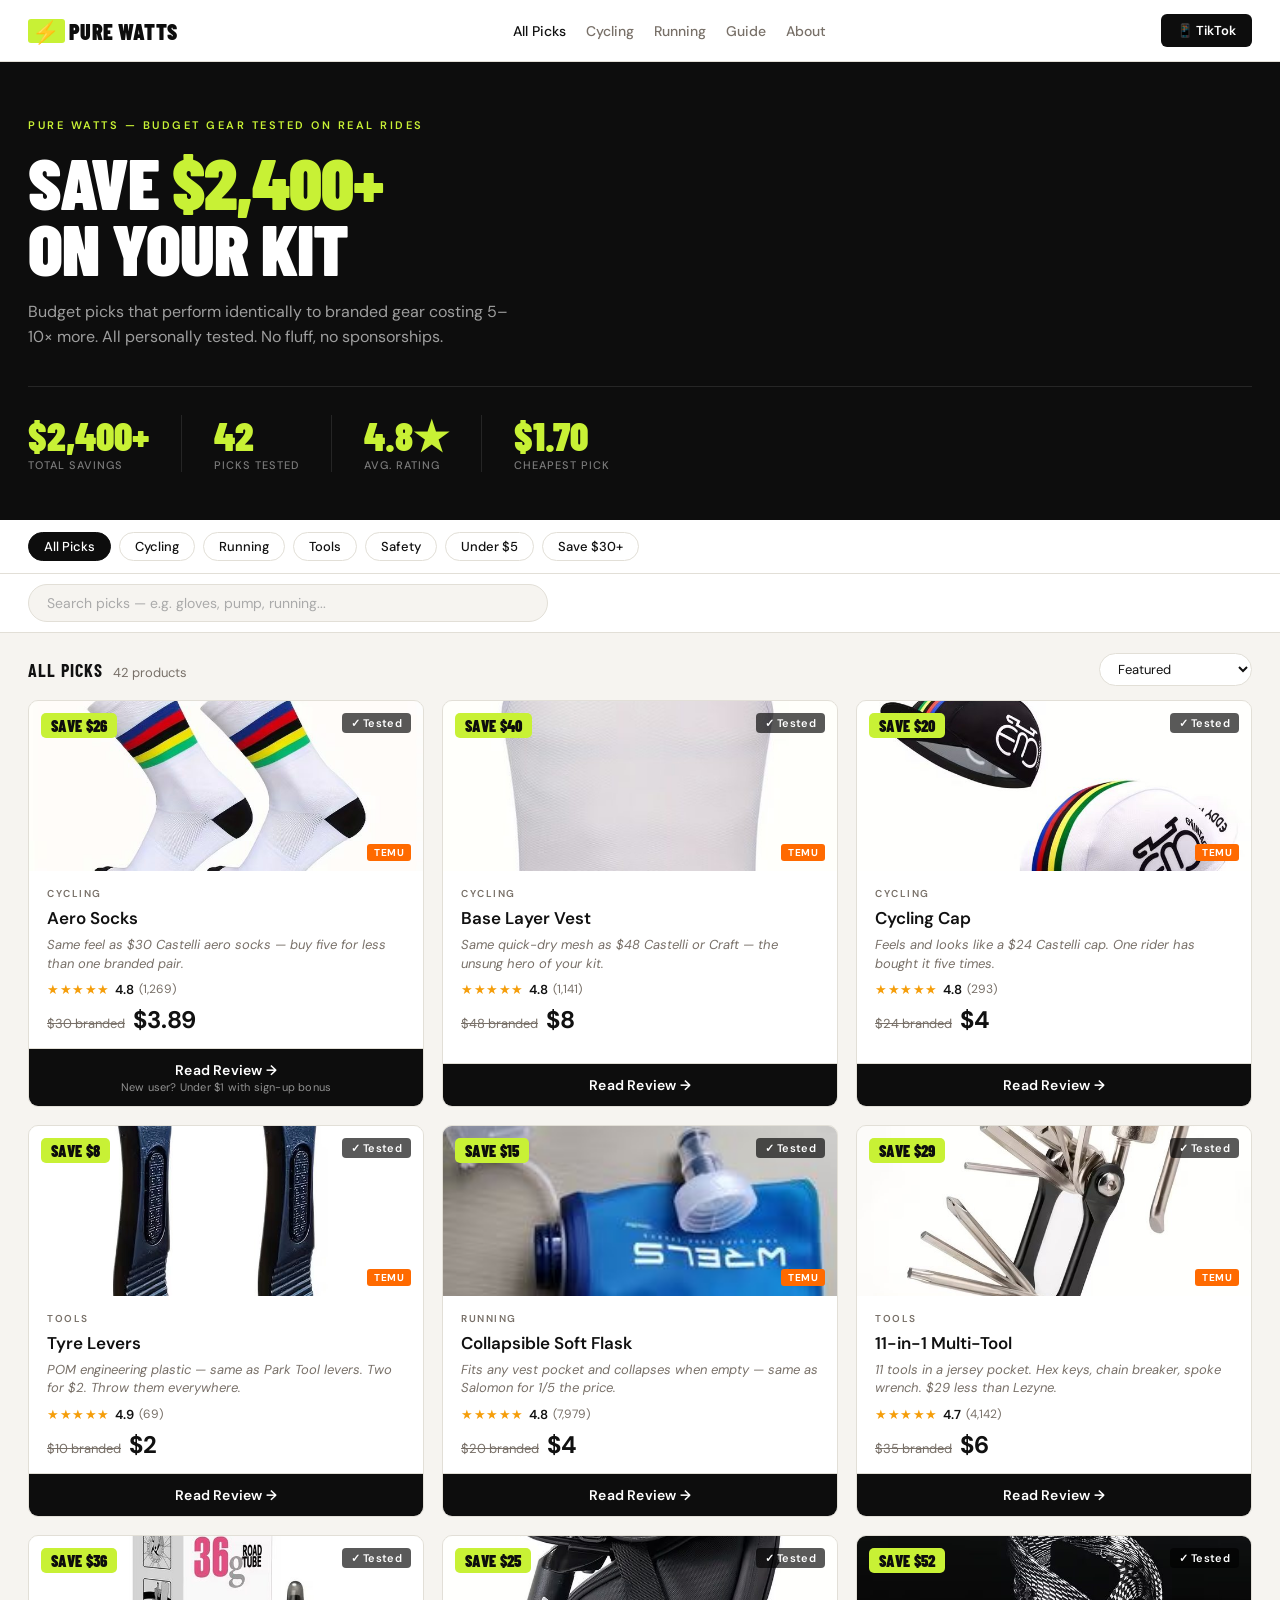
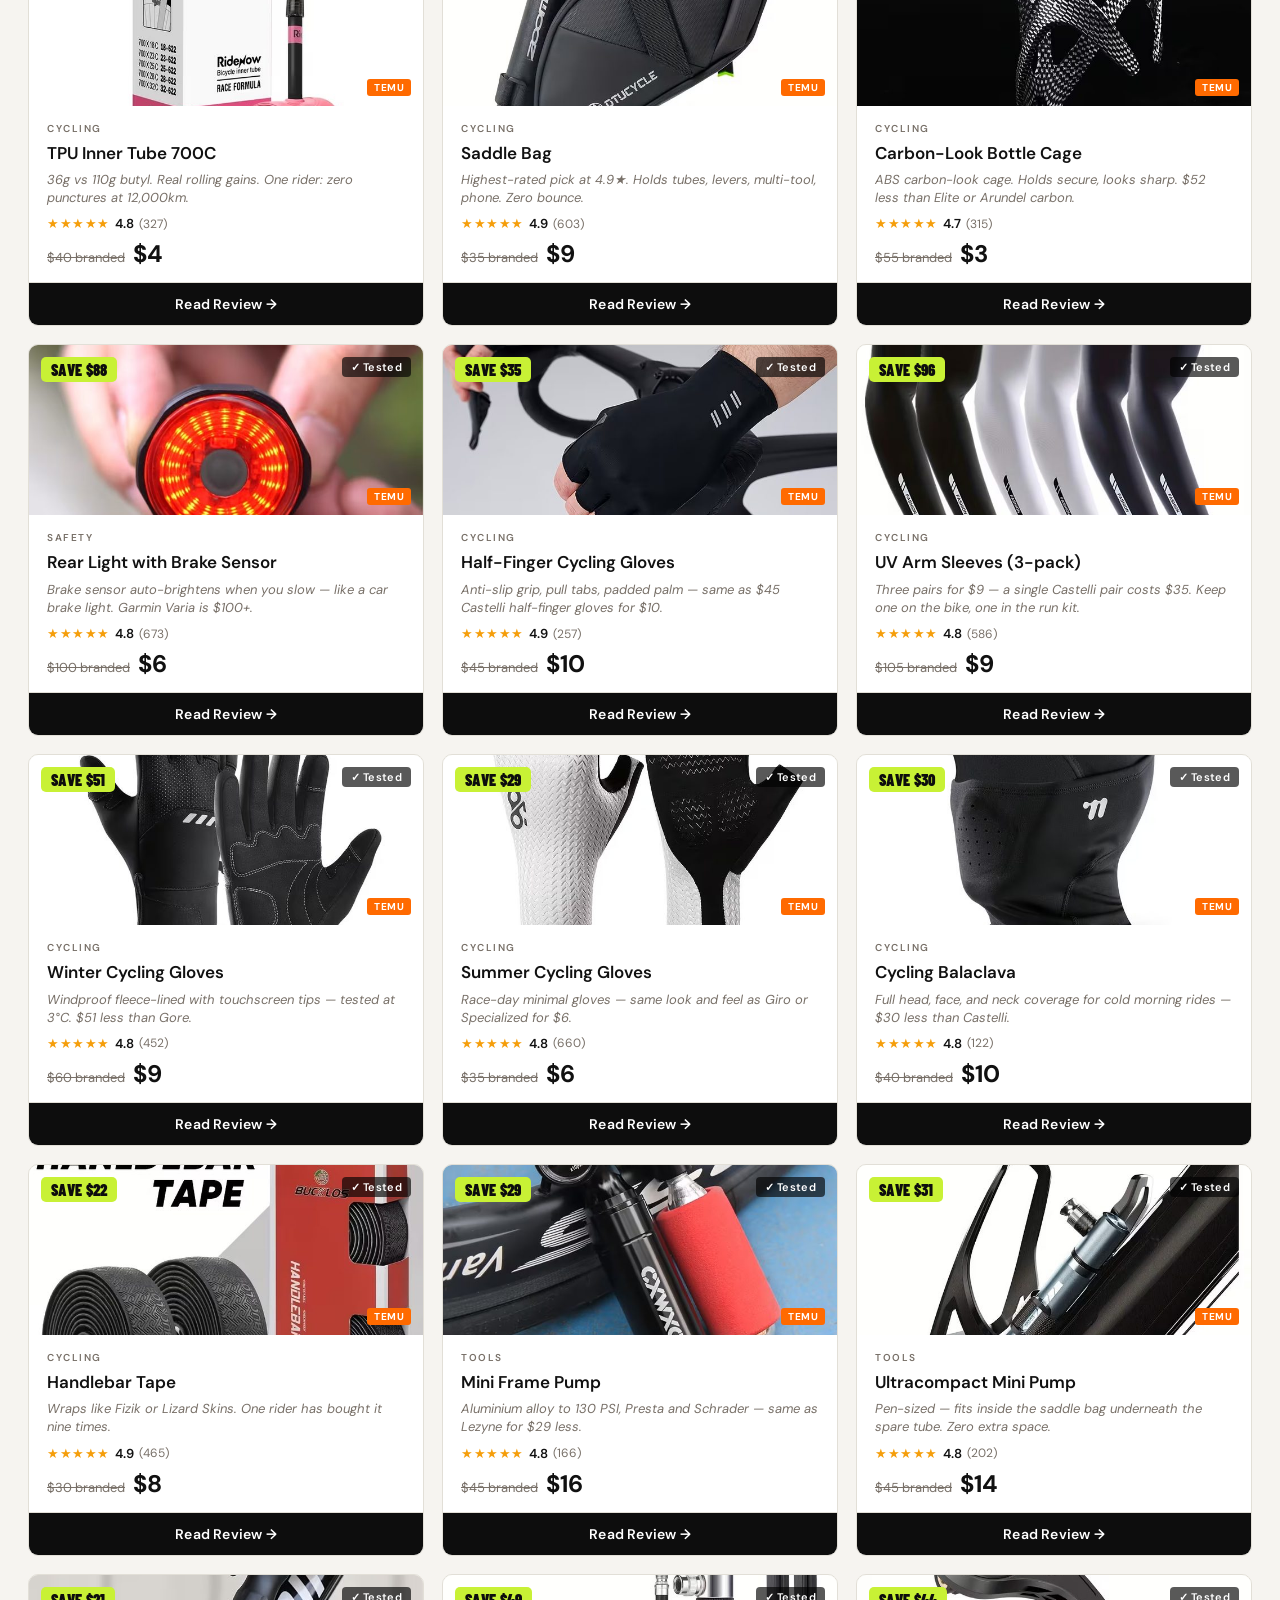
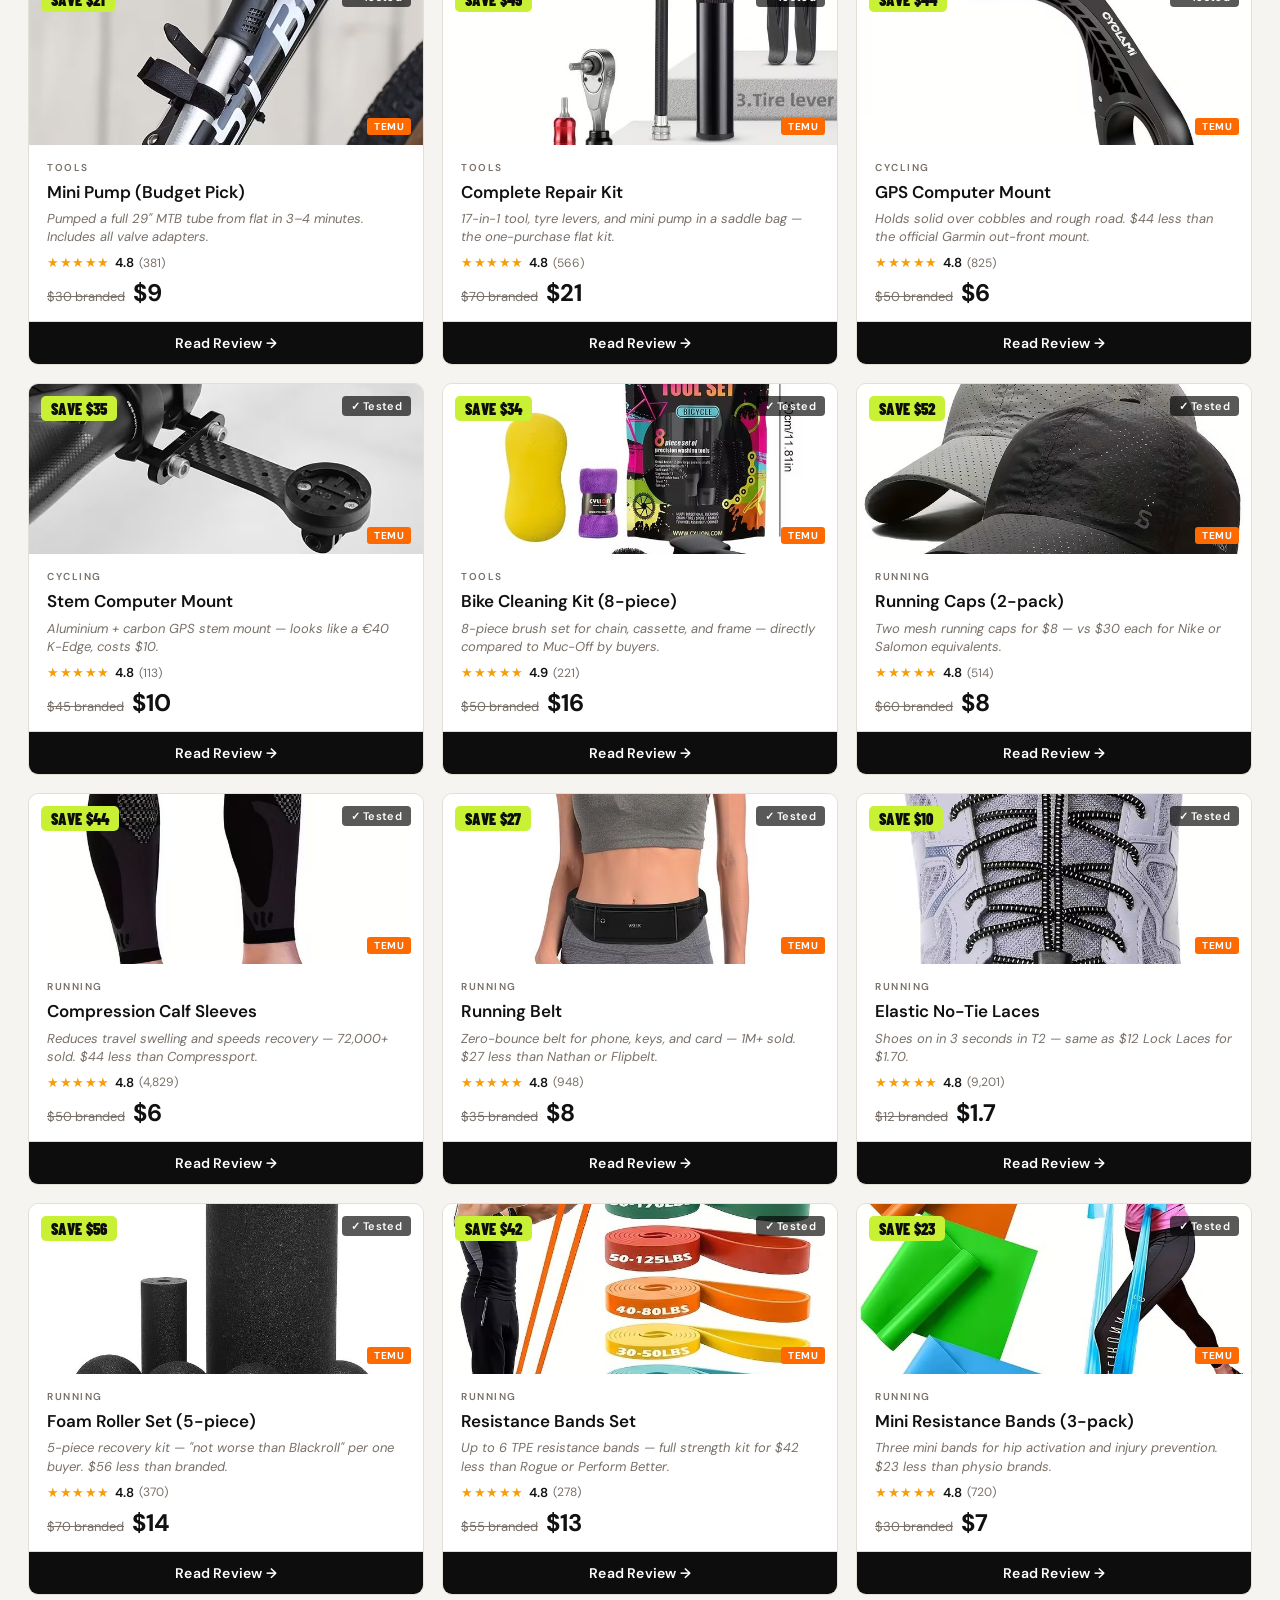
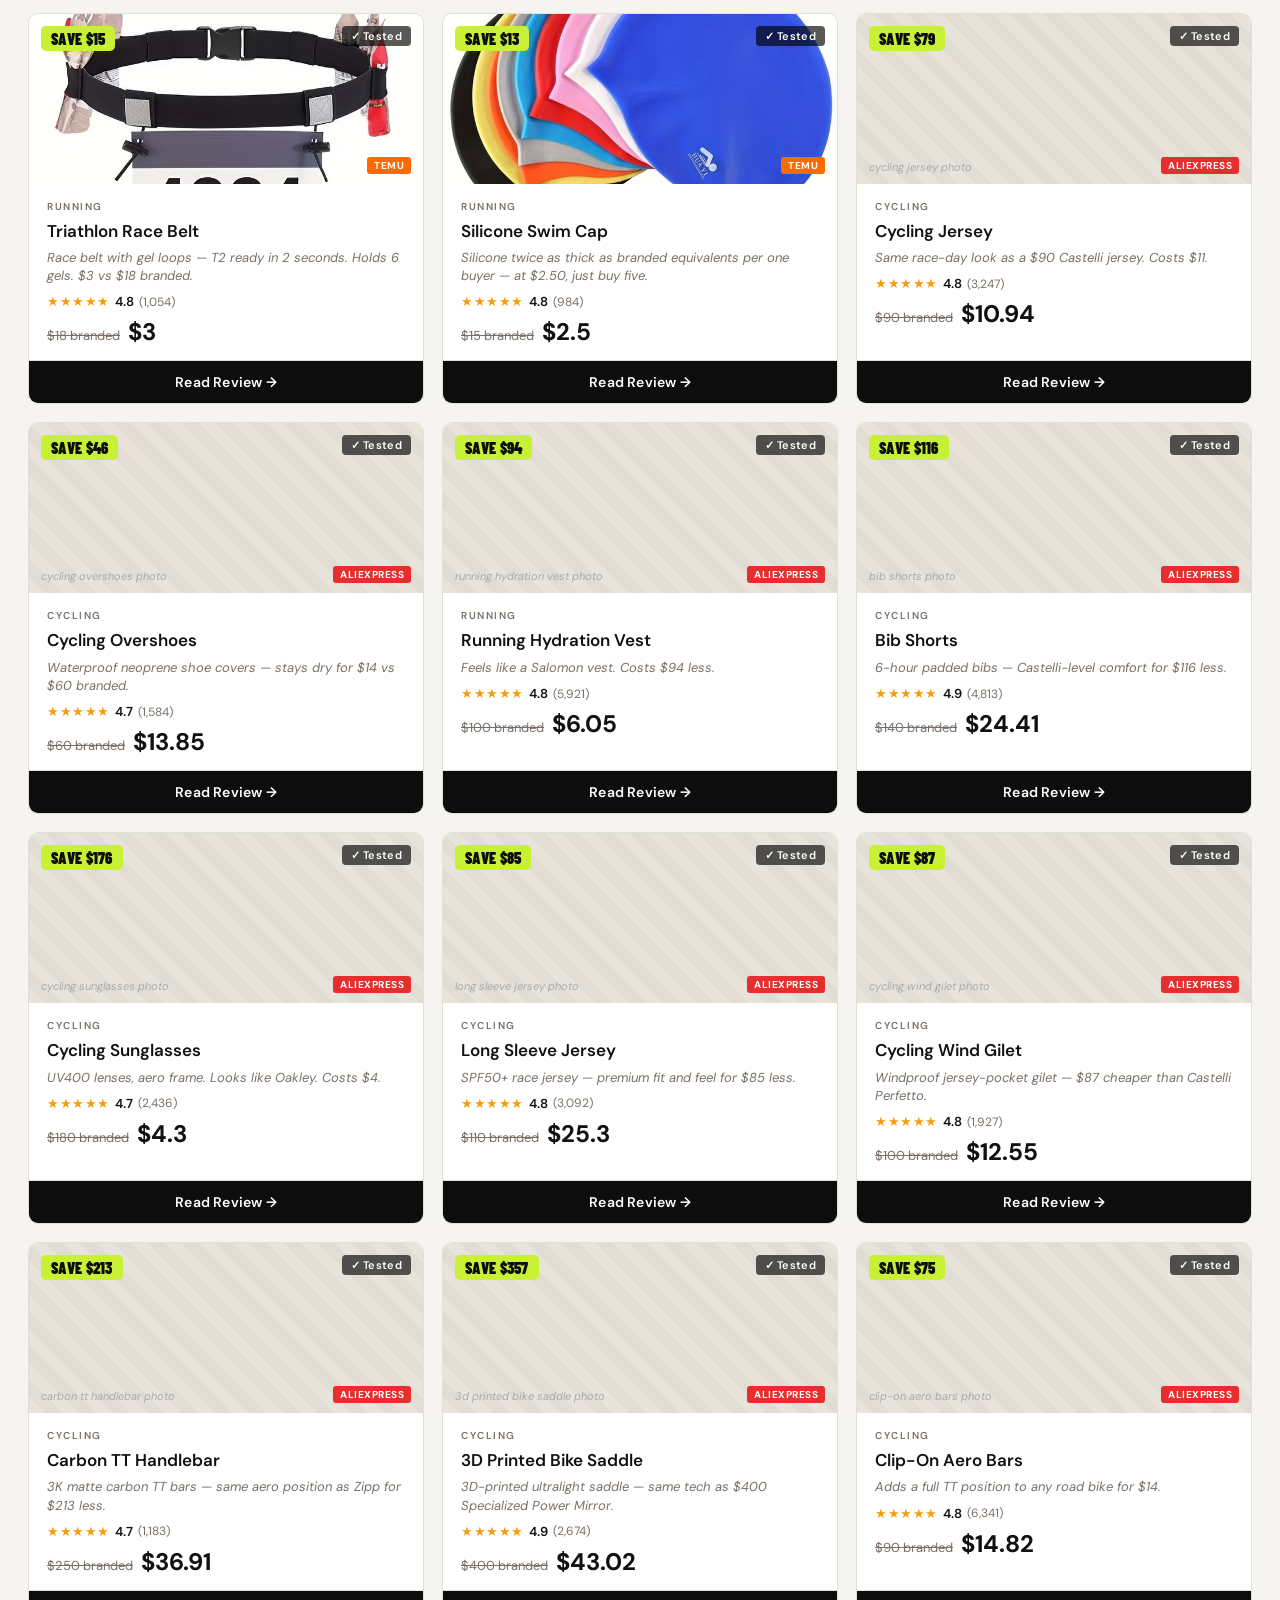
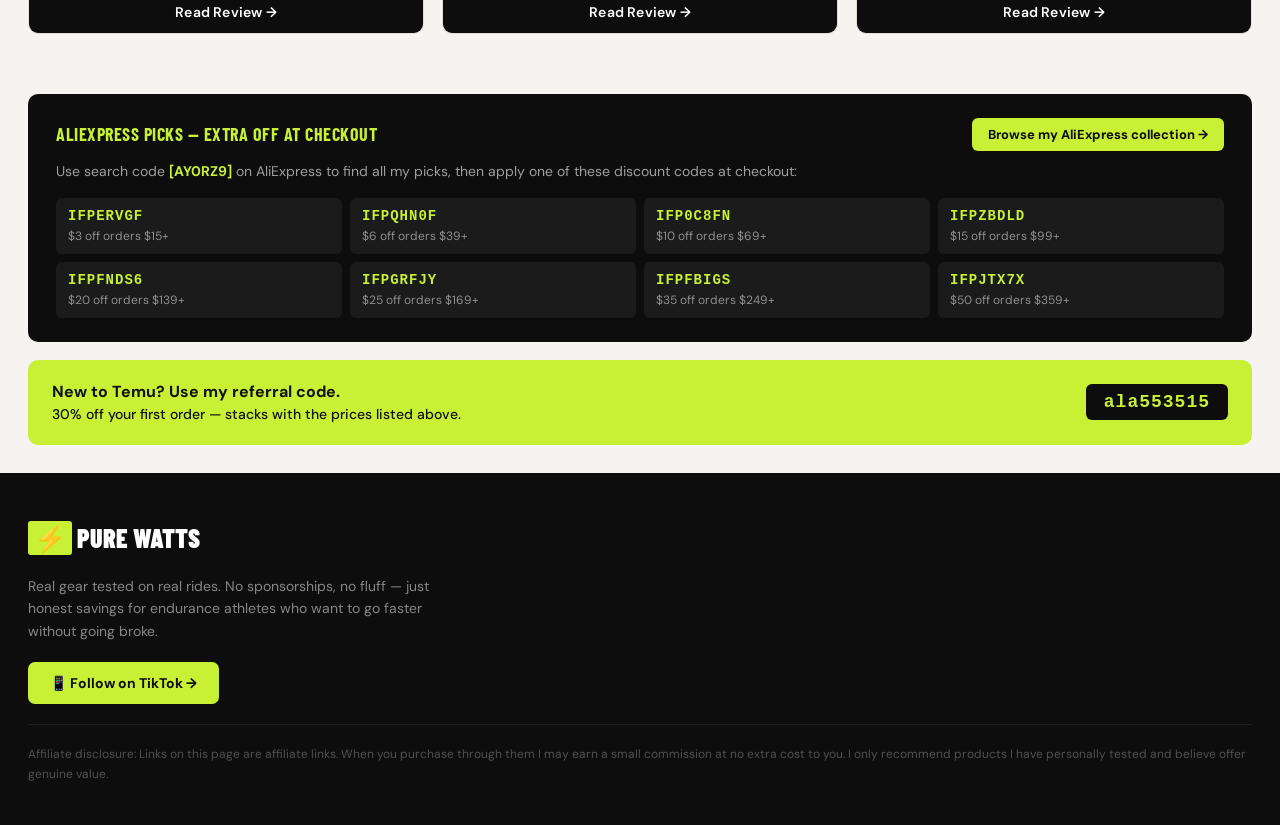
<file: index.html>
<!DOCTYPE html>
<html lang="en">
<head>
<meta charset="UTF-8">
<meta name="viewport" content="width=device-width, initial-scale=1.0">
<title>Pure Watts — Budget Gear That Actually Works</title>
<meta name="description" content="20 budget cycling and running picks that perform identically to branded gear costing 5–10× more. All personally tested. No fluff, no sponsorships.">
<link rel="preconnect" href="https://fonts.googleapis.com">
<link rel="stylesheet" href="style.css">
</head>
<body>

<nav class="nav">
  <a class="logo" href="index.html">
    <span class="logo-bolt">⚡</span> PURE WATTS
  </a>
  <ul class="nav-links">
    <li><a href="index.html" class="active">All Picks</a></li>
    <li><a href="index.html?filter=cycling">Cycling</a></li>
    <li><a href="index.html?filter=running">Running</a></li>
    <li><a href="buying-guide.html">Guide</a></li>
    <li><a href="#about">About</a></li>
  </ul>
  <a class="nav-tiktok" href="https://temu.to/k/erey3rug0xz" target="_blank" rel="noopener">📱 TikTok</a>
</nav>

<section class="hero">
  <p class="hero-eyebrow">Pure Watts — Budget Gear Tested on Real Rides</p>
  <h1 class="hero-headline">Save <em>$2,400+</em><br>on your kit</h1>
  <p class="hero-sub">Budget picks that perform identically to branded gear costing 5–10× more. All personally tested. No fluff, no sponsorships.</p>
  <div class="hero-stats">
    <div class="hero-stat">
      <span class="hero-stat-val">$2,400+</span>
      <span class="hero-stat-label">Total savings</span>
    </div>
    <div class="hero-stat">
      <span class="hero-stat-val" id="hero-count">—</span>
      <span class="hero-stat-label">Picks tested</span>
    </div>
    <div class="hero-stat">
      <span class="hero-stat-val">4.8★</span>
      <span class="hero-stat-label">Avg. rating</span>
    </div>
    <div class="hero-stat">
      <span class="hero-stat-val">$1.70</span>
      <span class="hero-stat-label">Cheapest pick</span>
    </div>
  </div>
</section>

<div class="filters-bar">
  <button class="filter-pill active" data-filter="all">All Picks</button>
  <button class="filter-pill" data-filter="cycling">Cycling</button>
  <button class="filter-pill" data-filter="running">Running</button>
  <button class="filter-pill" data-filter="tools">Tools</button>
  <button class="filter-pill" data-filter="safety">Safety</button>
  <button class="filter-pill" data-filter="under5">Under $5</button>
  <button class="filter-pill" data-filter="bigsave">Save $30+</button>
</div>

<div class="search-wrap">
  <input type="search" class="search-input" id="search-bar" placeholder="Search picks — e.g. gloves, pump, running...">
</div>

<div class="section-header">
  <div class="section-header-left">
    <span class="section-title">All Picks</span>
    <span class="section-count" id="count"></span>
  </div>
  <select class="sort-select" id="sort-select">
    <option value="featured">Featured</option>
    <option value="price-asc">Price: Low → High</option>
    <option value="price-desc">Price: High → Low</option>
    <option value="save-desc">Biggest Savings</option>
    <option value="stars-desc">Highest Rated</option>
    <option value="reviews-desc">Most Reviewed</option>
  </select>
</div>

<div class="grid" id="grid"></div>

<!-- ALIEXPRESS DISCOUNT CODES -->
<div class="aliex-banner">
  <div class="aliex-banner-header">
    <div class="aliex-banner-title">AliExpress Picks — Extra Off at Checkout</div>
    <a class="aliex-collection-btn" href="https://s.click.aliexpress.com/e/_ExRerLu" target="_blank" rel="noopener">
      Browse my AliExpress collection →
    </a>
  </div>
  <p class="aliex-banner-sub">Use search code <strong>[AY0RZ9]</strong> on AliExpress to find all my picks, then apply one of these discount codes at checkout:</p>
  <div class="aliex-codes">
    <div class="aliex-code-row"><span class="aliex-code">IFPERVGF</span><span class="aliex-code-desc">$3 off orders $15+</span></div>
    <div class="aliex-code-row"><span class="aliex-code">IFPQHN0F</span><span class="aliex-code-desc">$6 off orders $39+</span></div>
    <div class="aliex-code-row"><span class="aliex-code">IFP0C8FN</span><span class="aliex-code-desc">$10 off orders $69+</span></div>
    <div class="aliex-code-row"><span class="aliex-code">IFPZBDLD</span><span class="aliex-code-desc">$15 off orders $99+</span></div>
    <div class="aliex-code-row"><span class="aliex-code">IFPFNDS6</span><span class="aliex-code-desc">$20 off orders $139+</span></div>
    <div class="aliex-code-row"><span class="aliex-code">IFPGRFJY</span><span class="aliex-code-desc">$25 off orders $169+</span></div>
    <div class="aliex-code-row"><span class="aliex-code">IFPFBIGS</span><span class="aliex-code-desc">$35 off orders $249+</span></div>
    <div class="aliex-code-row"><span class="aliex-code">IFPJTX7X</span><span class="aliex-code-desc">$50 off orders $359+</span></div>
  </div>
</div>

<div class="referral-banner">
  <div class="referral-text">
    <strong>New to Temu? Use my referral code.</strong>
    30% off your first order — stacks with the prices listed above.
  </div>
  <div class="referral-code">ala553515</div>
</div>

<footer class="footer" id="about">
  <div class="footer-logo">
    <span class="footer-logo-bolt">⚡</span> PURE WATTS
  </div>
  <p class="footer-tagline">Real gear tested on real rides. No sponsorships, no fluff — just honest savings for endurance athletes who want to go faster without going broke.</p>
  <a class="footer-tiktok-btn" href="https://temu.to/k/erey3rug0xz" target="_blank" rel="noopener">📱 Follow on TikTok →</a>
  <p class="footer-disc">
    Affiliate disclosure: Links on this page are affiliate links. When you purchase through them I may earn a small commission at no extra cost to you. I only recommend products I have personally tested and believe offer genuine value.
  </p>
</footer>

<script src="products.js"></script>
<script>
let currentFilter = 'all';
let currentSort   = 'featured';
let currentSearch = '';

function renderCard(p) {
  const href = p.isArticle ? `review.html?id=${p.id}` : p.link;
  const external = !p.isArticle && p.link !== '#';
  const sourceBadge = p.source === 'aliexpress'
    ? '<span class="card-source aliex">AliExpress</span>'
    : '<span class="card-source temu">Temu</span>';
  return `
    <a class="card" href="${href}"
       ${external ? 'target="_blank" rel="noopener"' : ''}>
      <div class="card-img">
        ${p.img ? `<img class="card-img-photo" src="${p.img}" alt="${p.name}" loading="lazy">` : `<span class="card-img-label">${p.name.toLowerCase()} photo</span>`}
        <div class="card-badge">SAVE $${p.save}</div>
        <div class="card-tested">✓ Tested</div>
        ${sourceBadge}
      </div>
      <div class="card-body">
        <div class="card-cat">${p.cat}</div>
        <div class="card-name">${p.name}</div>
        <div class="card-tagline">${p.tagline}</div>
        <div class="card-stars">
          <span class="stars">★★★★★</span>
          <span class="stars-val">${p.stars}</span>
          <span class="stars-count">(${p.reviews.toLocaleString()})</span>
        </div>
        <div class="card-pricing">
          <span class="price-branded">$${p.branded} branded</span>
          <span class="price-ours">$${p.price}</span>
        </div>
      </div>
      <div class="card-cta">
        ${p.isArticle ? 'Read Review →' : p.source === 'aliexpress' ? 'Buy on AliExpress →' : 'Buy on Temu →'}
        ${p.newUser ? '<span class="card-cta-note">New user? Under $1 with sign-up bonus</span>' : ''}
      </div>
    </a>`;
}

function renderGrid() {
  const q = currentSearch;
  let visible = products.filter(p => {
    const filterOk = currentFilter === 'all' || p.filters.includes(currentFilter);
    const searchOk = !q || [p.name, p.tagline, p.cat].some(s => s.toLowerCase().includes(q));
    return filterOk && searchOk;
  });

  switch (currentSort) {
    case 'price-asc':    visible.sort((a, b) => a.price - b.price); break;
    case 'price-desc':   visible.sort((a, b) => b.price - a.price); break;
    case 'save-desc':    visible.sort((a, b) => b.save - a.save); break;
    case 'stars-desc':   visible.sort((a, b) => b.stars - a.stars || b.reviews - a.reviews); break;
    case 'reviews-desc': visible.sort((a, b) => b.reviews - a.reviews); break;
  }

  document.getElementById('grid').innerHTML = visible.length
    ? visible.map(renderCard).join('')
    : '<p class="no-results">No picks match your search.</p>';
  document.getElementById('count').textContent = `${visible.length} product${visible.length !== 1 ? 's' : ''}`;
}

// Boot
document.getElementById('hero-count').textContent = products.length;
renderGrid();

// Filter pills
document.querySelectorAll('.filter-pill').forEach(btn => {
  btn.addEventListener('click', () => {
    document.querySelectorAll('.filter-pill').forEach(b => b.classList.remove('active'));
    btn.classList.add('active');
    currentFilter = btn.dataset.filter;
    document.querySelector('.section-title').textContent = btn.textContent;
    renderGrid();
  });
});

// Sort
document.getElementById('sort-select').addEventListener('change', e => {
  currentSort = e.target.value;
  renderGrid();
});

// Search
document.getElementById('search-bar').addEventListener('input', e => {
  currentSearch = e.target.value.toLowerCase().trim();
  renderGrid();
});

// URL filter param on load
const urlFilter = new URLSearchParams(location.search).get('filter');
if (urlFilter) {
  const btn = document.querySelector(`[data-filter="${urlFilter}"]`);
  if (btn) btn.click();
}
</script>
</body>
</html>
</file>
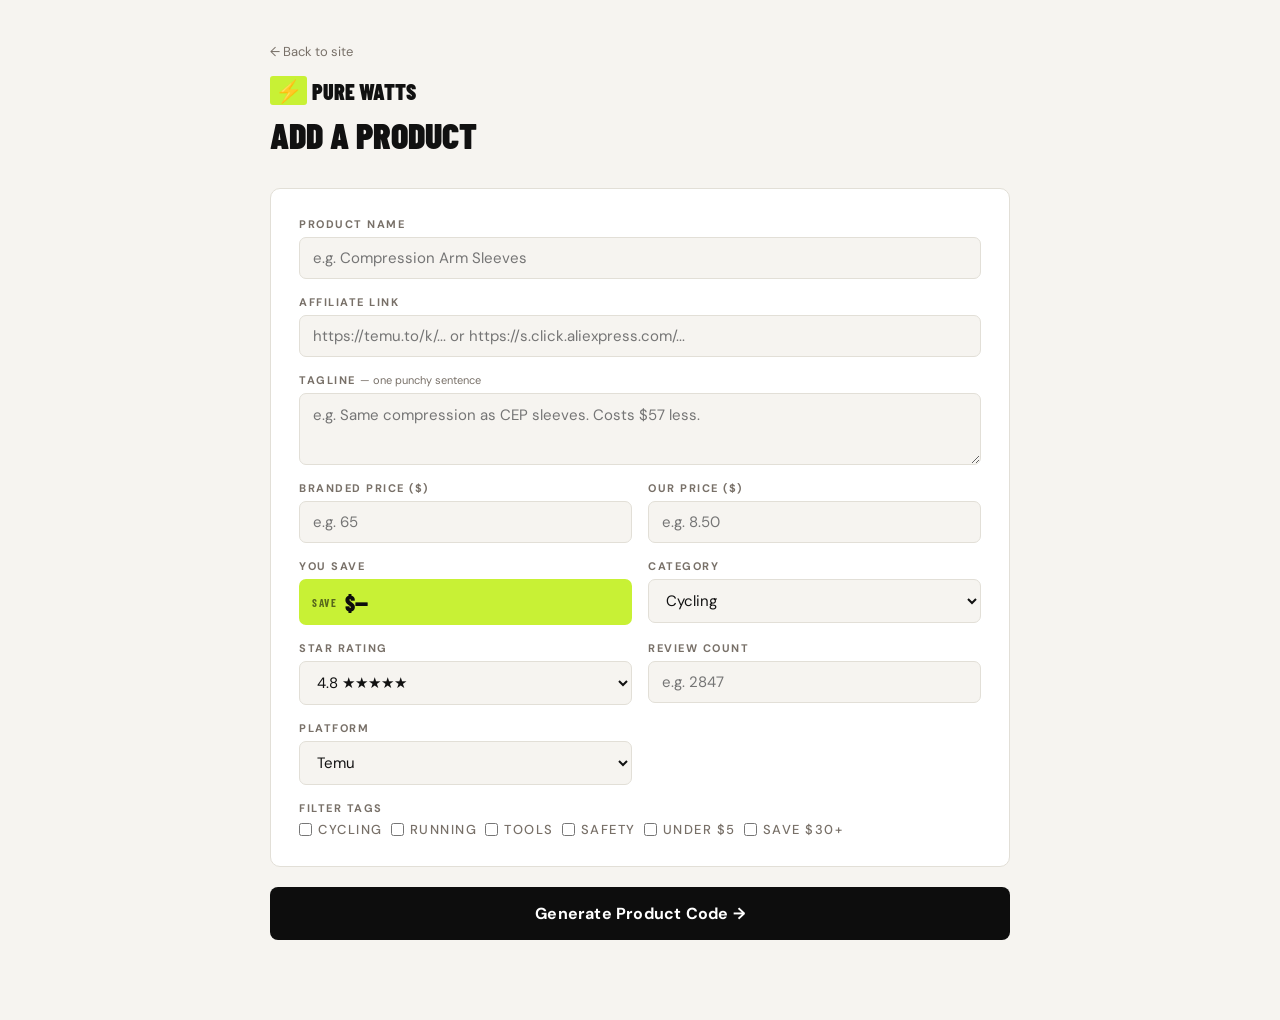
<file: add-product.html>
<!DOCTYPE html>
<html lang="en">
<head>
<meta charset="UTF-8">
<meta name="viewport" content="width=device-width, initial-scale=1.0">
<title>Add Product — Pure Watts</title>
<link rel="preconnect" href="https://fonts.googleapis.com">
<link href="https://fonts.googleapis.com/css2?family=Barlow+Condensed:wght@700;900&family=DM+Sans:ital,wght@0,400;0,500;0,600;1,400&display=swap" rel="stylesheet">
<style>
:root {
  --bg: #f6f4f0; --surface: #fff; --text: #111; --muted: #787068;
  --border: #e2dfd7; --lime: #c8f135; --dark: #0d0d0d; --radius: 10px;
  --font-head: 'Barlow Condensed', sans-serif;
  --font-body: 'DM Sans', sans-serif;
}
*, *::before, *::after { box-sizing: border-box; margin: 0; padding: 0; }
body { font-family: var(--font-body); background: var(--bg); color: var(--text); padding: 40px 24px 80px; }

.page { max-width: 740px; margin: 0 auto; }

.header { margin-bottom: 32px; }
.back { font-size: 13px; color: var(--muted); text-decoration: none; display: inline-flex; align-items: center; gap: 5px; margin-bottom: 16px; }
.back:hover { color: var(--text); }
.logo { font-family: var(--font-head); font-size: 22px; font-weight: 900; text-transform: uppercase; display: flex; align-items: center; gap: 5px; margin-bottom: 8px; }
.logo-bolt { background: var(--lime); padding: 1px 5px; border-radius: 3px; }
h1 { font-family: var(--font-head); font-size: 36px; font-weight: 900; text-transform: uppercase; }

.form-card { background: var(--surface); border: 1px solid var(--border); border-radius: var(--radius); padding: 28px; margin-bottom: 20px; }
.form-grid { display: grid; grid-template-columns: 1fr 1fr; gap: 16px; }
.form-group { display: flex; flex-direction: column; gap: 6px; }
.form-group.full { grid-column: 1 / -1; }
label { font-size: 11px; font-weight: 700; text-transform: uppercase; letter-spacing: 1.5px; color: var(--muted); }
input, select, textarea {
  font-family: var(--font-body); font-size: 15px; color: var(--text);
  border: 1.5px solid var(--border); border-radius: 7px; padding: 10px 13px;
  background: var(--bg); transition: border-color .15s; outline: none;
  width: 100%;
}
input:focus, select:focus, textarea:focus { border-color: var(--dark); background: #fff; }
textarea { resize: vertical; min-height: 72px; line-height: 1.5; }

.save-preview {
  background: var(--lime); border-radius: 7px; padding: 10px 13px;
  font-family: var(--font-head); font-size: 22px; font-weight: 900;
  letter-spacing: .3px; color: var(--dark); display: flex; align-items: center; gap: 8px;
}
.save-preview-label { font-size: 11px; font-weight: 700; text-transform: uppercase; letter-spacing: 1.5px; opacity: .6; }

.filters-check { display: flex; flex-wrap: wrap; gap: 8px; }
.filter-opt { display: flex; align-items: center; gap: 6px; cursor: pointer; }
.filter-opt input[type=checkbox] { width: auto; accent-color: var(--dark); cursor: pointer; }
.filter-opt span { font-size: 13px; font-weight: 500; }

.generate-btn {
  width: 100%; background: var(--dark); color: #fff; border: none; cursor: pointer;
  padding: 16px; border-radius: 8px; font-family: var(--font-body);
  font-size: 16px; font-weight: 700; letter-spacing: .2px; transition: background .15s;
}
.generate-btn:hover { background: #333; }

.output-section { display: none; }
.output-section.visible { display: block; }
.output-label {
  font-size: 11px; font-weight: 700; text-transform: uppercase; letter-spacing: 1.5px;
  color: var(--muted); margin-bottom: 10px; display: flex; align-items: center; justify-content: space-between;
}
.copy-btn {
  background: var(--lime); color: var(--dark); border: none; cursor: pointer;
  padding: 6px 14px; border-radius: 5px; font-family: var(--font-body);
  font-size: 12px; font-weight: 700; transition: opacity .15s; text-transform: uppercase; letter-spacing: .5px;
}
.copy-btn:hover { opacity: .8; }
.copy-btn.copied { background: #afd424; }

pre {
  background: var(--dark); color: #e8e8e8; border-radius: var(--radius);
  padding: 20px; font-size: 13px; line-height: 1.6; overflow-x: auto;
  white-space: pre-wrap; word-break: break-all;
}
pre .key { color: #7ec8e3; }
pre .str { color: #c8f135; }
pre .num { color: #ffb347; }
pre .bool { color: #ff8a8a; }

.instructions {
  background: var(--surface); border: 1.5px solid var(--lime); border-radius: var(--radius);
  padding: 18px 20px; margin-top: 20px;
}
.instructions-title { font-size: 13px; font-weight: 700; margin-bottom: 10px; }
.instructions ol { padding-left: 18px; display: flex; flex-direction: column; gap: 6px; }
.instructions li { font-size: 13px; color: var(--muted); line-height: 1.5; }
.instructions li strong { color: var(--text); }
code { background: #e8e4dc; padding: 1px 5px; border-radius: 3px; font-size: 12px; font-family: monospace; }

@media (max-width: 560px) {
  .form-grid { grid-template-columns: 1fr; }
}
</style>
</head>
<body>
<div class="page">

  <div class="header">
    <a class="back" href="index.html">← Back to site</a>
    <div class="logo"><span class="logo-bolt">⚡</span> PURE WATTS</div>
    <h1>Add a Product</h1>
  </div>

  <div class="form-card">
    <div class="form-grid">

      <div class="form-group full">
        <label>Product Name</label>
        <input type="text" id="name" placeholder="e.g. Compression Arm Sleeves" oninput="updateSlug()">
      </div>

      <div class="form-group full">
        <label>Affiliate Link</label>
        <input type="url" id="link" placeholder="https://temu.to/k/... or https://s.click.aliexpress.com/...">
      </div>

      <div class="form-group full">
        <label>Tagline <span style="font-weight:400;text-transform:none;letter-spacing:0">— one punchy sentence</span></label>
        <textarea id="tagline" placeholder="e.g. Same compression as CEP sleeves. Costs $57 less."></textarea>
      </div>

      <div class="form-group">
        <label>Branded Price ($)</label>
        <input type="number" id="branded" placeholder="e.g. 65" oninput="updateSave()">
      </div>

      <div class="form-group">
        <label>Our Price ($)</label>
        <input type="number" id="price" step="0.01" placeholder="e.g. 8.50" oninput="updateSave()">
      </div>

      <div class="form-group">
        <label>You Save</label>
        <div class="save-preview" id="save-preview">
          <span class="save-preview-label">Save</span>
          <span id="save-val">$—</span>
        </div>
      </div>

      <div class="form-group">
        <label>Category</label>
        <select id="cat">
          <option value="Cycling">Cycling</option>
          <option value="Running">Running</option>
          <option value="Tools">Tools</option>
          <option value="Safety">Safety</option>
          <option value="Triathlon">Triathlon</option>
        </select>
      </div>

      <div class="form-group">
        <label>Star Rating</label>
        <select id="stars">
          <option value="4.9">4.9 ★★★★★</option>
          <option value="4.8" selected>4.8 ★★★★★</option>
          <option value="4.7">4.7 ★★★★★</option>
        </select>
      </div>

      <div class="form-group">
        <label>Review Count</label>
        <input type="number" id="reviews" placeholder="e.g. 2847">
      </div>

      <div class="form-group">
        <label>Platform</label>
        <select id="source">
          <option value="temu">Temu</option>
          <option value="aliexpress">AliExpress</option>
        </select>
      </div>

      <div class="form-group full">
        <label>Filter Tags</label>
        <div class="filters-check">
          <label class="filter-opt"><input type="checkbox" name="filter" value="cycling"> <span>Cycling</span></label>
          <label class="filter-opt"><input type="checkbox" name="filter" value="running"> <span>Running</span></label>
          <label class="filter-opt"><input type="checkbox" name="filter" value="tools"> <span>Tools</span></label>
          <label class="filter-opt"><input type="checkbox" name="filter" value="safety"> <span>Safety</span></label>
          <label class="filter-opt"><input type="checkbox" name="filter" value="under5"> <span>Under $5</span></label>
          <label class="filter-opt"><input type="checkbox" name="filter" value="bigsave"> <span>Save $30+</span></label>
        </div>
      </div>

    </div>
  </div>

  <button class="generate-btn" onclick="generate()">Generate Product Code →</button>

  <div class="output-section" id="output">
    <br>
    <div class="output-label">
      Copy this and paste it into <code>products.js</code>
      <button class="copy-btn" id="copy-btn" onclick="copyCode()">Copy</button>
    </div>
    <pre id="code-output"></pre>

    <div class="instructions">
      <div class="instructions-title">How to add it to the site:</div>
      <ol>
        <li>Open <strong>products.js</strong> in your editor</li>
        <li>Scroll to the bottom — find the last <code>},</code> before the closing <code>];</code></li>
        <li>Paste the copied code right before the <code>];</code></li>
        <li>Save the file — the product appears on the site immediately</li>
      </ol>
    </div>
  </div>

</div>

<script>
function slugify(str) {
  return str.toLowerCase().replace(/[^a-z0-9]+/g, '-').replace(/^-|-$/g, '');
}

function updateSlug() {
  // just for generating the id field — no visible display needed
}

function updateSave() {
  const branded = parseFloat(document.getElementById('branded').value) || 0;
  const price = parseFloat(document.getElementById('price').value) || 0;
  const save = Math.round(branded - price);
  document.getElementById('save-val').textContent = save > 0 ? `$${save}` : '$—';

  // auto-check bigsave if save >= 30
  const bigsave = document.querySelector('[value="bigsave"]');
  if (save >= 30) bigsave.checked = true;

  // auto-check under5 if price < 5
  const under5 = document.querySelector('[value="under5"]');
  if (price > 0 && price < 5) under5.checked = true;
}

function highlight(code) {
  return code
    .replace(/(".*?")/g, '<span class="str">$1</span>')
    .replace(/\b(\d+\.?\d*)\b/g, '<span class="num">$1</span>')
    .replace(/\b(true|false)\b/g, '<span class="bool">$1</span>');
}

function generate() {
  const name     = document.getElementById('name').value.trim();
  const link     = document.getElementById('link').value.trim();
  const tagline  = document.getElementById('tagline').value.trim();
  const branded  = parseFloat(document.getElementById('branded').value) || 0;
  const price    = parseFloat(document.getElementById('price').value) || 0;
  const save     = Math.round(branded - price);
  const cat      = document.getElementById('cat').value;
  const stars    = parseFloat(document.getElementById('stars').value);
  const reviews  = parseInt(document.getElementById('reviews').value) || 0;
  const source   = document.getElementById('source').value;
  const filters  = [...document.querySelectorAll('[name="filter"]:checked')].map(c => c.value);

  if (!name || !link || !branded || !price) {
    alert('Please fill in: Name, Link, Branded Price, and Our Price.');
    return;
  }

  const id = slugify(name);
  const sourceLine = source !== 'temu' ? `\n    source: '${source}',` : '';

  const code = `  {
    id: '${id}',
    name: '${name}',
    cat: '${cat}',
    filters: ${JSON.stringify(filters)},
    branded: ${branded},
    price: ${price},
    save: ${save},
    stars: ${stars},
    reviews: ${reviews},
    link: '${link}',
    tagline: '${tagline}',${sourceLine}
  },`;

  document.getElementById('code-output').innerHTML = highlight(code);
  document.getElementById('output').classList.add('visible');
  document.getElementById('copy-btn').textContent = 'Copy';
  document.getElementById('copy-btn').classList.remove('copied');
  window._generatedCode = code;
}

function copyCode() {
  navigator.clipboard.writeText(window._generatedCode || '').then(() => {
    const btn = document.getElementById('copy-btn');
    btn.textContent = 'Copied ✓';
    btn.classList.add('copied');
    setTimeout(() => { btn.textContent = 'Copy'; btn.classList.remove('copied'); }, 2000);
  });
}
</script>
</body>
</html>
</file>
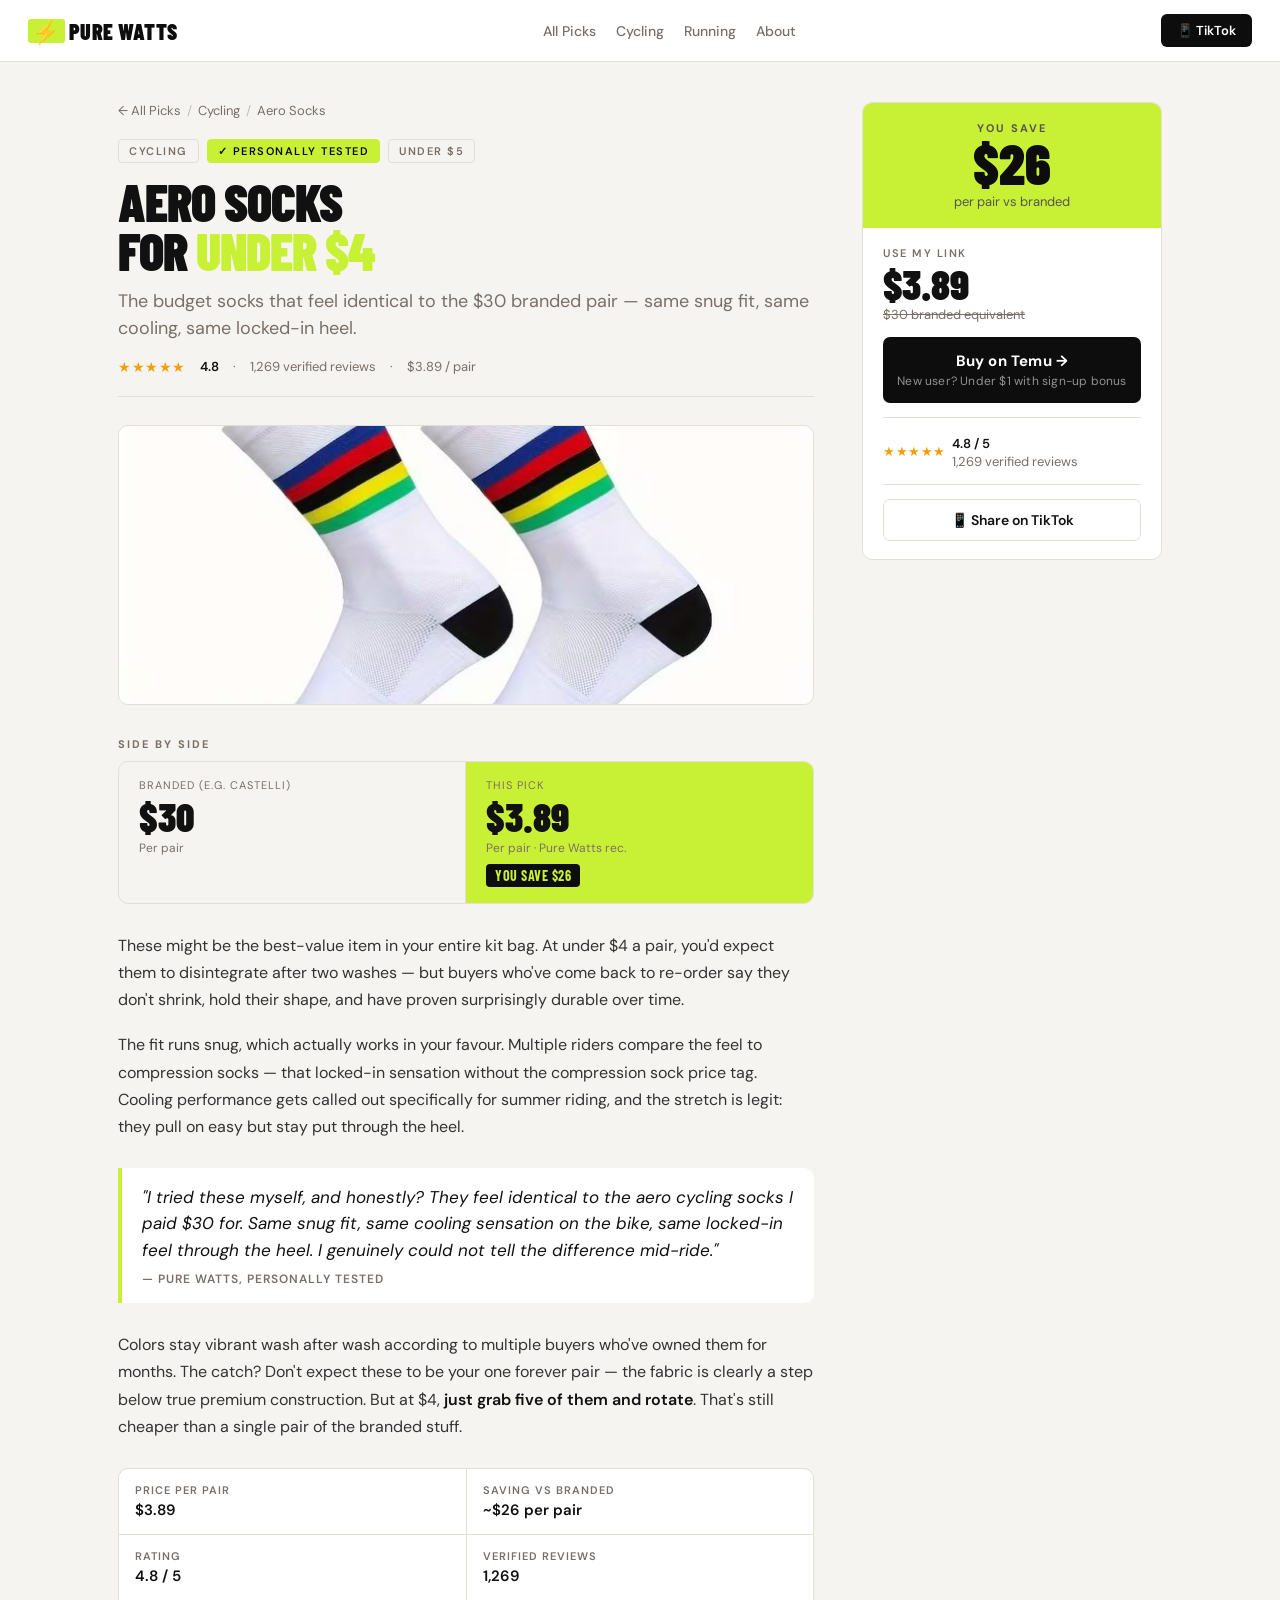
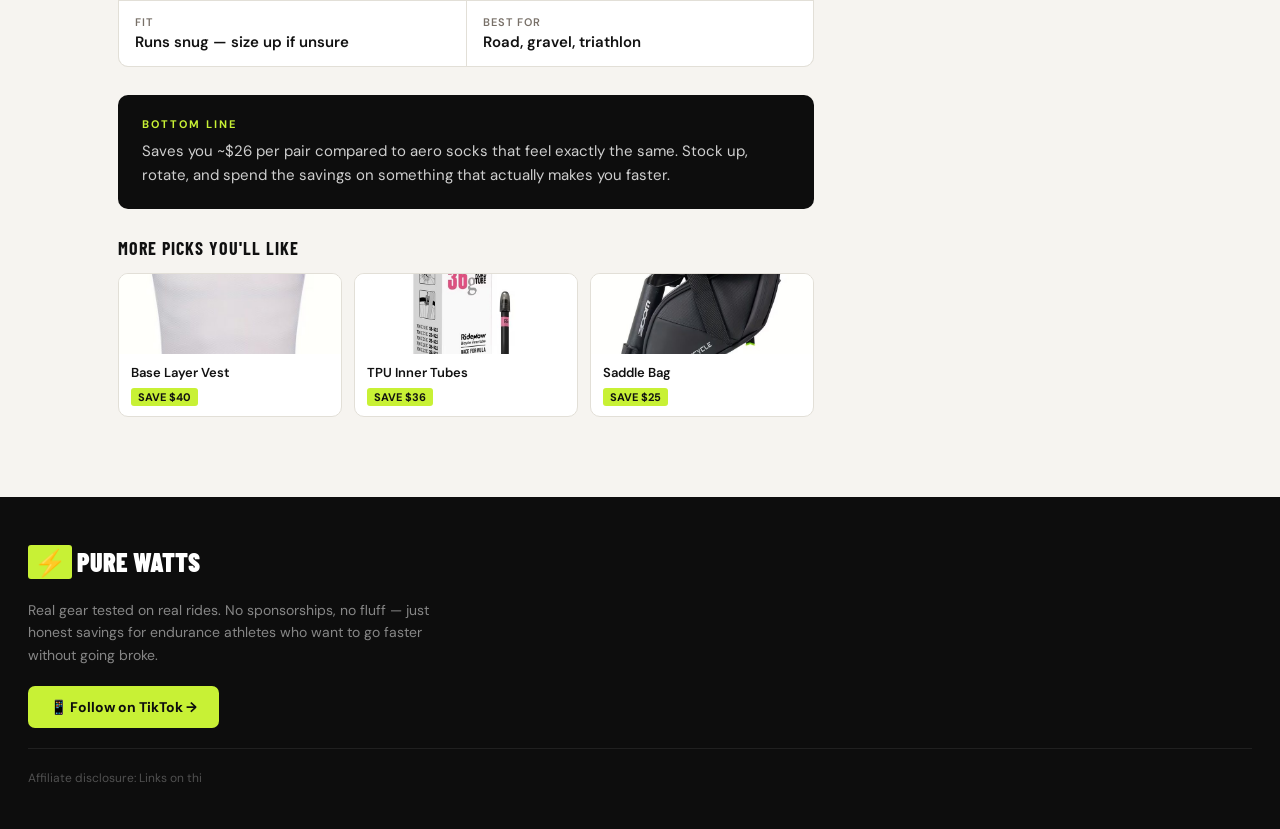
<file: aero-socks.html>
<!DOCTYPE html>
<html lang="en">
<head>
<meta charset="UTF-8">
<meta name="viewport" content="width=device-width, initial-scale=1.0">
<title>Aero Socks for Under $4 — Pure Watts</title>
<meta name="description" content="The budget socks that feel identical to the $30 branded pair — same snug fit, same cooling, same locked-in heel. Personally tested by Pure Watts.">
<link rel="preconnect" href="https://fonts.googleapis.com">
<link rel="stylesheet" href="style.css">
</head>
<body>

<nav class="nav">
  <a class="logo" href="index.html">
    <span class="logo-bolt">⚡</span> PURE WATTS
  </a>
  <ul class="nav-links">
    <li><a href="index.html">All Picks</a></li>
    <li><a href="index.html?filter=cycling">Cycling</a></li>
    <li><a href="index.html?filter=running">Running</a></li>
    <li><a href="index.html#about">About</a></li>
  </ul>
  <a class="nav-tiktok" href="https://temu.to/k/erey3rug0xz" target="_blank" rel="noopener">📱 TikTok</a>
</nav>

<div class="page-wrap">

  <main class="main">

    <nav class="breadcrumb" aria-label="Breadcrumb">
      <a href="index.html">← All Picks</a>
      <span class="breadcrumb-sep">/</span>
      <a href="index.html?filter=cycling">Cycling</a>
      <span class="breadcrumb-sep">/</span>
      <span>Aero Socks</span>
    </nav>

    <div class="article-tags">
      <span class="tag">Cycling</span>
      <span class="tag tag-tested">✓ Personally Tested</span>
      <span class="tag">Under $5</span>
    </div>

    <h1 class="article-title">Aero Socks<br>for <em>Under $4</em></h1>
    <p class="article-deck">The budget socks that feel identical to the $30 branded pair — same snug fit, same cooling, same locked-in heel.</p>

    <div class="article-meta">
      <span class="meta-stars">★★★★★</span>
      <span class="meta-val">4.8</span>
      <span>·</span>
      <span>1,269 verified reviews</span>
      <span>·</span>
      <span>$3.89 / pair</span>
    </div>

    <div class="product-img" role="img" aria-label="Aero socks product photo"><img src="images/aero-socks.jpg" alt="Aero Socks" loading="lazy"></div>

    <p class="compare-label">Side by side</p>
    <div class="compare-grid">
      <div class="compare-cell">
        <div class="compare-cell-label">Branded (e.g. Castelli)</div>
        <div class="compare-price">$30</div>
        <div class="compare-sub">Per pair</div>
      </div>
      <div class="compare-cell">
        <div class="compare-cell-label">This pick</div>
        <div class="compare-price">$3.89</div>
        <div class="compare-sub">Per pair · Pure Watts rec.</div>
        <div class="compare-save">YOU SAVE $26</div>
      </div>
    </div>

    <div class="body-text">
      <p>These might be the best-value item in your entire kit bag. At under $4 a pair, you'd expect them to disintegrate after two washes — but buyers who've come back to re-order say they don't shrink, hold their shape, and have proven surprisingly durable over time.</p>
      <p>The fit runs snug, which actually works in your favour. Multiple riders compare the feel to compression socks — that locked-in sensation without the compression sock price tag. Cooling performance gets called out specifically for summer riding, and the stretch is legit: they pull on easy but stay put through the heel.</p>
    </div>

    <blockquote class="pull-quote">
      <p>"I tried these myself, and honestly? They feel identical to the aero cycling socks I paid $30 for. Same snug fit, same cooling sensation on the bike, same locked-in feel through the heel. I genuinely could not tell the difference mid-ride."</p>
      <cite>— Pure Watts, personally tested</cite>
    </blockquote>

    <div class="body-text">
      <p>Colors stay vibrant wash after wash according to multiple buyers who've owned them for months. The catch? Don't expect these to be your one forever pair — the fabric is clearly a step below true premium construction. But at $4, <strong>just grab five of them and rotate</strong>. That's still cheaper than a single pair of the branded stuff.</p>
    </div>

    <div class="specs-grid">
      <div class="spec-cell">
        <div class="spec-label">Price per pair</div>
        <div class="spec-val">$3.89</div>
      </div>
      <div class="spec-cell">
        <div class="spec-label">Saving vs branded</div>
        <div class="spec-val">~$26 per pair</div>
      </div>
      <div class="spec-cell">
        <div class="spec-label">Rating</div>
        <div class="spec-val">4.8 / 5</div>
      </div>
      <div class="spec-cell">
        <div class="spec-label">Verified reviews</div>
        <div class="spec-val">1,269</div>
      </div>
      <div class="spec-cell">
        <div class="spec-label">Fit</div>
        <div class="spec-val">Runs snug — size up if unsure</div>
      </div>
      <div class="spec-cell">
        <div class="spec-label">Best for</div>
        <div class="spec-val">Road, gravel, triathlon</div>
      </div>
    </div>

    <div class="verdict-box">
      <div class="verdict-label">Bottom Line</div>
      <p class="verdict-text">Saves you ~$26 per pair compared to aero socks that feel exactly the same. Stock up, rotate, and spend the savings on something that actually makes you faster.</p>
    </div>

    <p class="related-title">More Picks You'll Like</p>
    <div class="related-grid">
      <a class="related-card" href="https://temu.to/k/e6lo7odn6et" target="_blank" rel="noopener">
        <div class="related-img"><img src="images/base-layer.jpg" alt="Base Layer Vest" loading="lazy"></div>
        <div class="related-body">
          <div class="related-name">Base Layer Vest</div>
          <span class="related-save">SAVE $40</span>
        </div>
      </a>
      <a class="related-card" href="https://temu.to/k/ea2dkjc8mdc" target="_blank" rel="noopener">
        <div class="related-img"><img src="images/tpu-tube.jpg" alt="TPU Inner Tubes" loading="lazy"></div>
        <div class="related-body">
          <div class="related-name">TPU Inner Tubes</div>
          <span class="related-save">SAVE $36</span>
        </div>
      </a>
      <a class="related-card" href="https://temu.to/k/eta1sitshpa" target="_blank" rel="noopener">
        <div class="related-img"><img src="images/saddle-bag.jpg" alt="Saddle Bag" loading="lazy"></div>
        <div class="related-body">
          <div class="related-name">Saddle Bag</div>
          <span class="related-save">SAVE $25</span>
        </div>
      </a>
    </div>

  </main>

  <aside class="sidebar">
    <div class="sidebar-save-bar">
      <div class="sidebar-save-label">You Save</div>
      <div class="sidebar-save-val">$26</div>
      <div class="sidebar-save-sub">per pair vs branded</div>
    </div>
    <div class="sidebar-body">
      <div>
        <div class="sidebar-price-label">Use my link</div>
        <div class="sidebar-price">$3.89</div>
        <div class="sidebar-branded">$30 branded equivalent</div>
      </div>
      <a class="sidebar-cta" href="https://temu.to/k/edvfnpj6epm" target="_blank" rel="noopener">
        Buy on Temu →
        <span class="sidebar-cta-note">New user? Under $1 with sign-up bonus</span>
      </a>
      <hr class="sidebar-divider">
      <div class="sidebar-stars">
        <span class="stars">★★★★★</span>
        <div>
          <span style="font-size:13px;font-weight:600;">4.8 / 5</span>
          <div class="sidebar-stars-info">1,269 verified reviews</div>
        </div>
      </div>
      <hr class="sidebar-divider">
      <a class="sidebar-share" href="https://temu.to/k/erey3rug0xz" target="_blank" rel="noopener">
        📱 Share on TikTok
      </a>
    </div>
  </aside>

</div>

<footer class="footer">
  <div class="footer-logo">
    <span class="footer-logo-bolt">⚡</span> PURE WATTS
  </div>
  <p class="footer-tagline">Real gear tested on real rides. No sponsorships, no fluff — just honest savings for endurance athletes who want to go faster without going broke.</p>
  <a class="footer-tiktok-btn" href="https://temu.to/k/erey3rug0xz" target="_blank" rel="noopener">📱 Follow on TikTok →</a>
  <p class="footer-disc">
    Affiliate disclosure: Links on thi
</file>
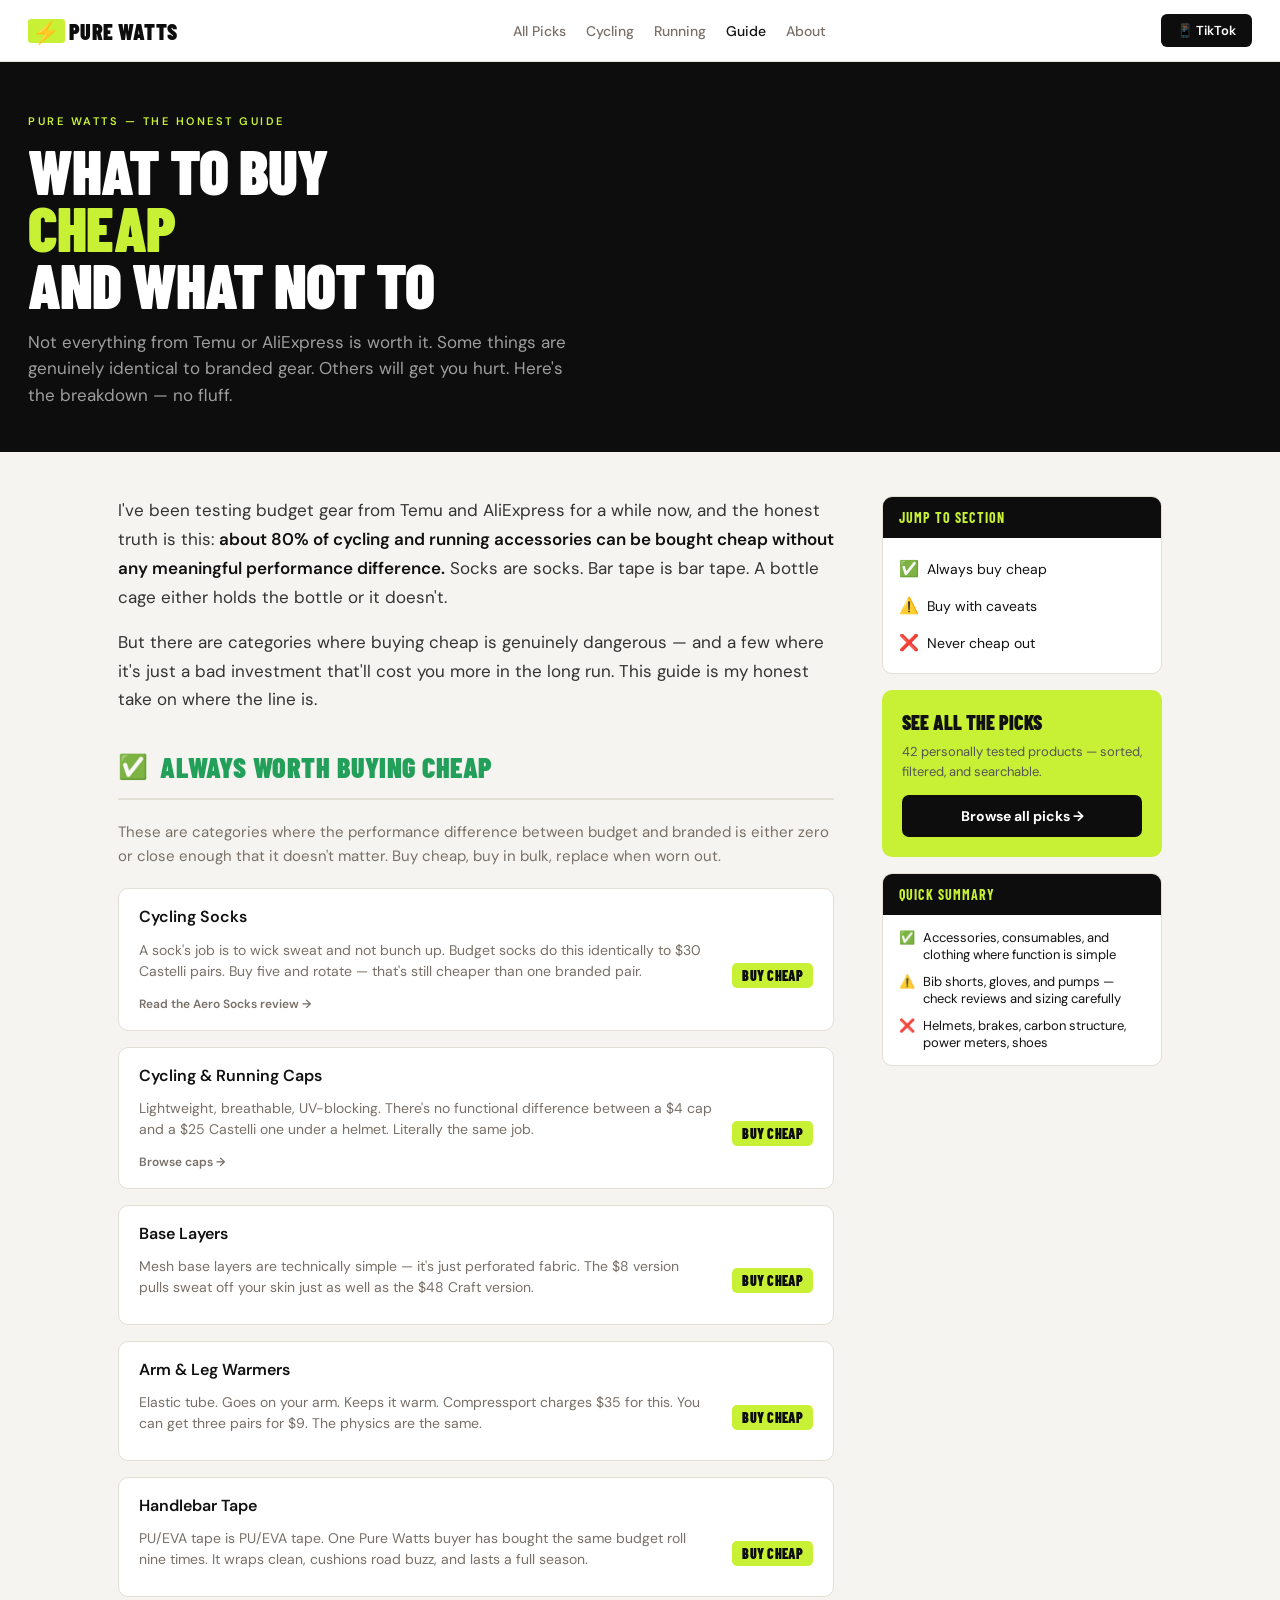
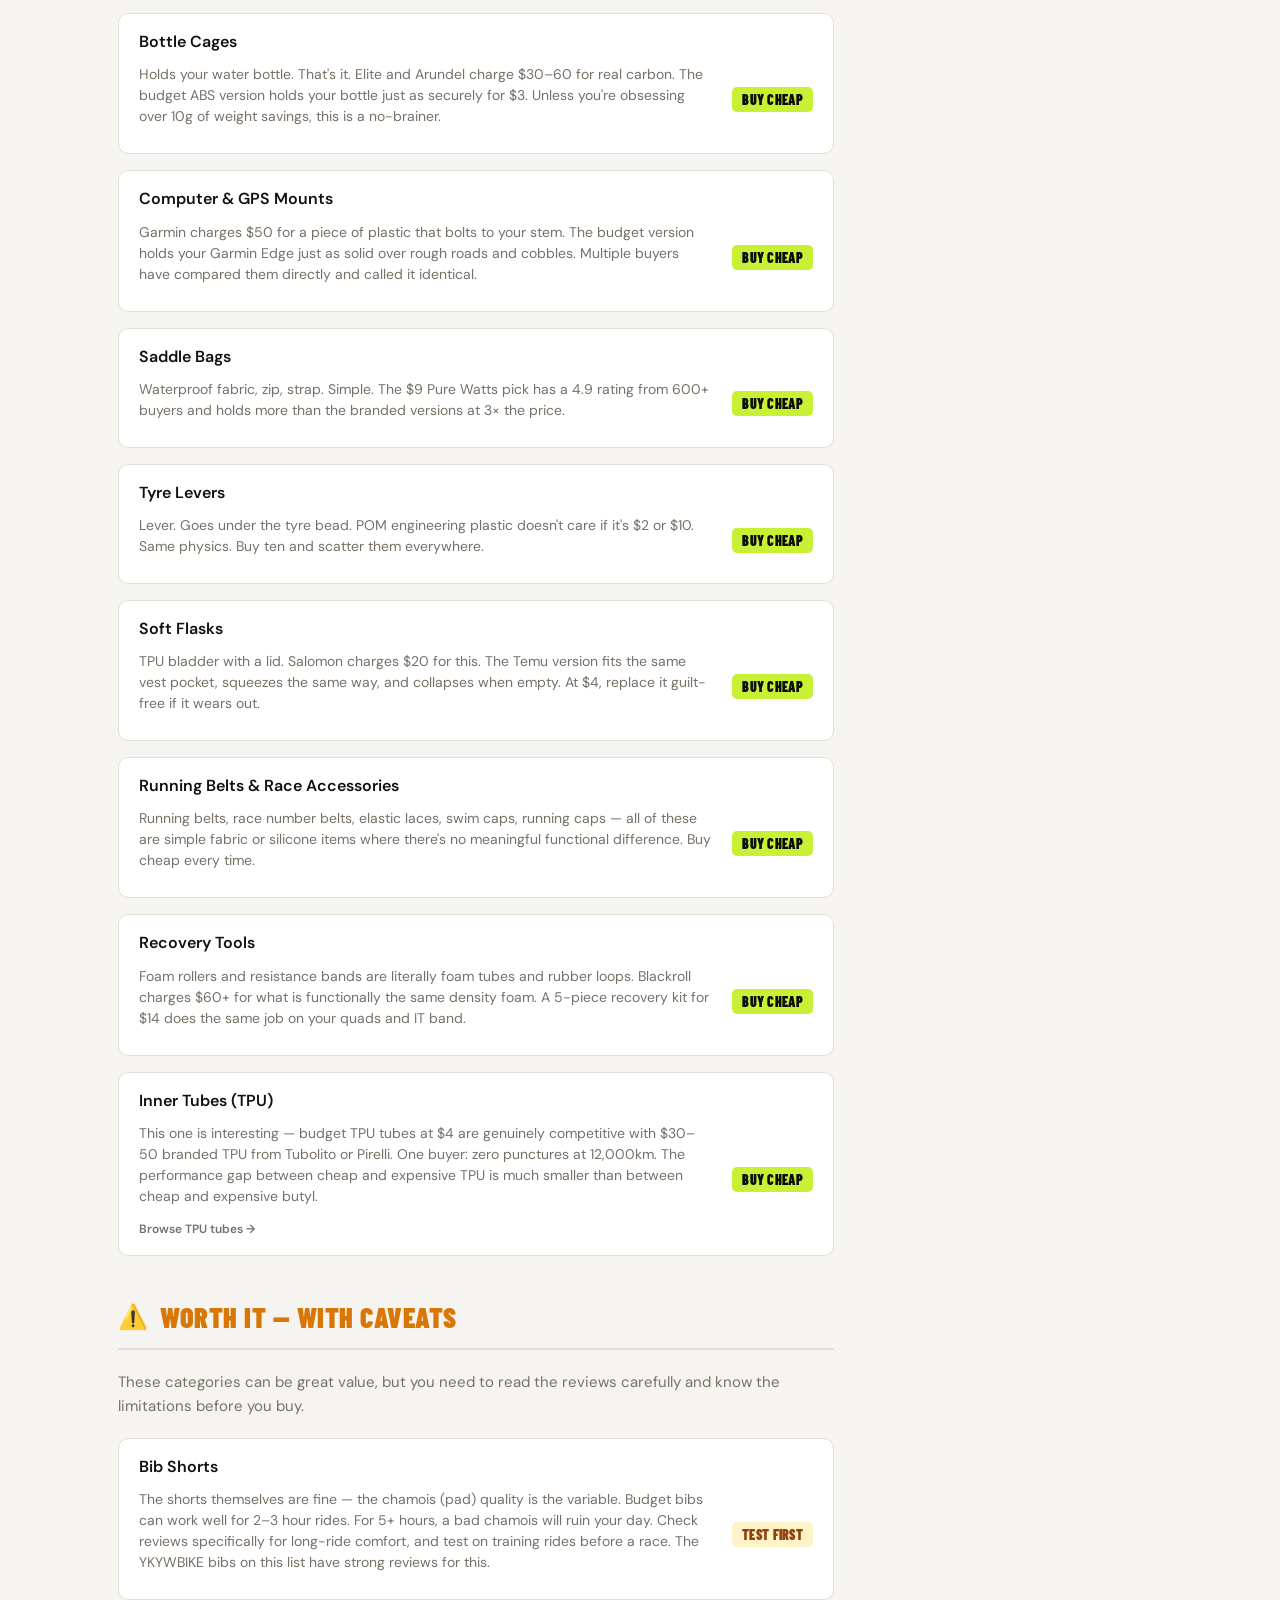
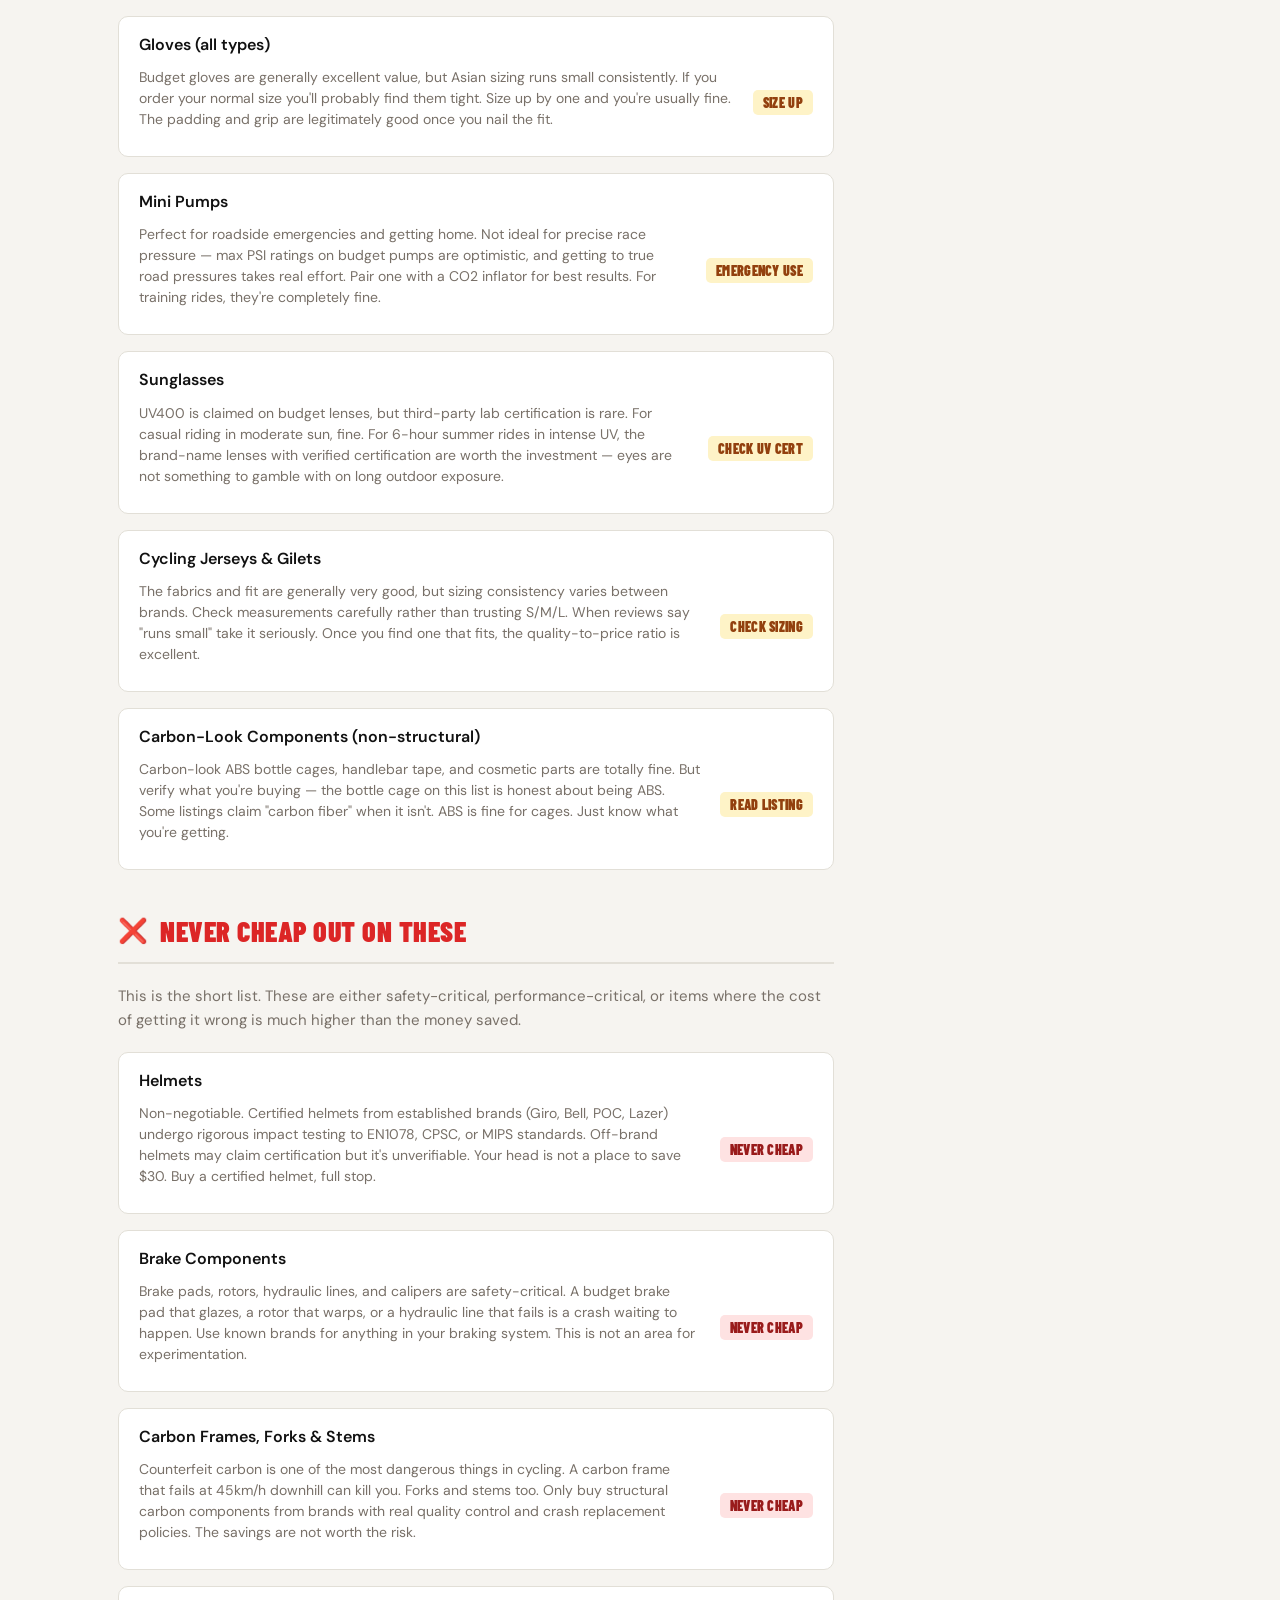
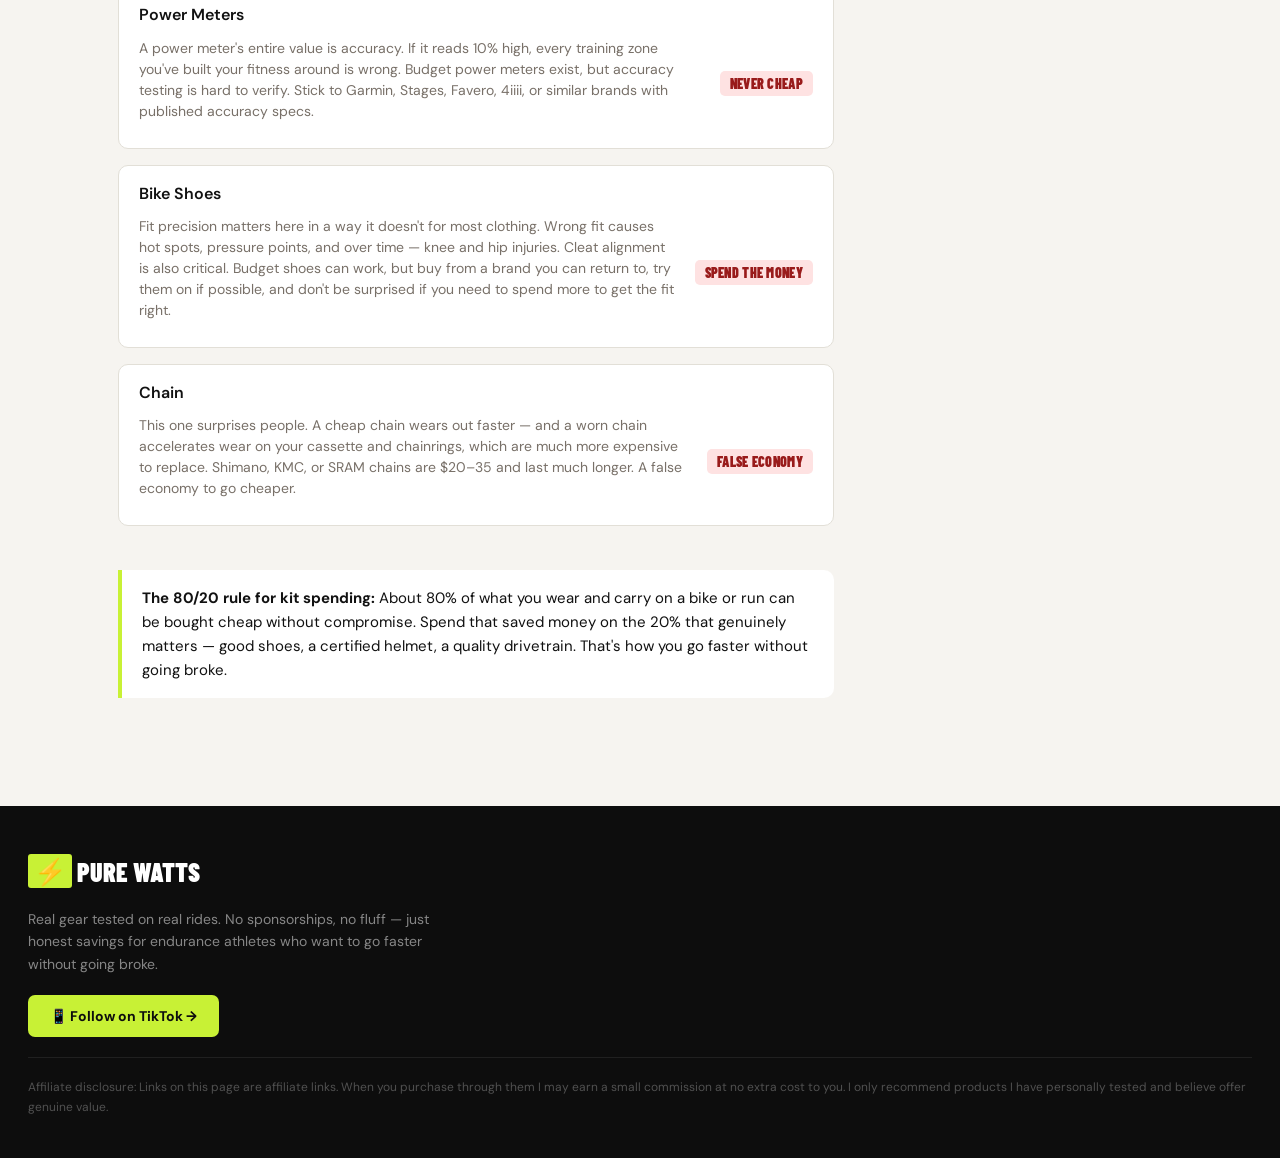
<file: buying-guide.html>
<!DOCTYPE html>
<html lang="en">
<head>
<meta charset="UTF-8">
<meta name="viewport" content="width=device-width, initial-scale=1.0">
<title>What to Buy Cheap (and What Not To) — Pure Watts</title>
<meta name="description" content="Not all budget gear is worth it. The Pure Watts honest guide to what you can safely buy cheap and what you should never skimp on.">
<link rel="preconnect" href="https://fonts.googleapis.com">
<link rel="stylesheet" href="style.css">
<style>
/* ── GUIDE-SPECIFIC STYLES ─────────────────────────────────────────── */
.guide-hero {
  background: var(--dark); color: #fff; padding: 52px 28px 44px;
}
.guide-hero-eyebrow {
  font-size: 11px; font-weight: 600; letter-spacing: 2.5px;
  text-transform: uppercase; color: var(--lime); margin-bottom: 14px;
}
.guide-hero-title {
  font-family: var(--font-head); font-size: 62px; font-weight: 900;
  line-height: .92; text-transform: uppercase; letter-spacing: -1px;
  margin-bottom: 16px;
}
.guide-hero-title em { color: var(--lime); font-style: normal; }
.guide-hero-sub {
  font-size: 17px; color: rgba(255,255,255,.6); max-width: 540px; line-height: 1.55;
}

.guide-wrap {
  max-width: 1100px; margin: 0 auto;
  display: grid; grid-template-columns: 1fr 280px;
  gap: 0; align-items: start; padding: 44px 28px 80px;
}
.guide-main { min-width: 0; padding-right: 48px; }

/* Section blocks */
.guide-section { margin-bottom: 44px; }
.guide-section-header {
  display: flex; align-items: center; gap: 12px; margin-bottom: 20px;
  padding-bottom: 14px; border-bottom: 2px solid var(--border);
}
.guide-section-icon {
  font-size: 24px; line-height: 1;
}
.guide-section-title {
  font-family: var(--font-head); font-size: 28px; font-weight: 900;
  text-transform: uppercase; letter-spacing: .5px;
}
.guide-section-title.green { color: #22a05a; }
.guide-section-title.amber { color: #d97706; }
.guide-section-title.red   { color: #dc2626; }

.guide-intro {
  font-size: 17px; line-height: 1.7; color: #333; margin-bottom: 36px;
}
.guide-intro p { margin-bottom: 16px; }
.guide-intro strong { color: var(--text); font-weight: 600; }

.item-list { display: flex; flex-direction: column; gap: 16px; }
.item {
  background: var(--surface); border: 1px solid var(--border);
  border-radius: var(--radius); padding: 18px 20px;
  display: grid; grid-template-columns: 1fr auto; gap: 8px 20px;
  align-items: start;
}
.item-name {
  font-size: 16px; font-weight: 600; line-height: 1.2; margin-bottom: 5px;
}
.item-desc {
  font-size: 14px; color: var(--muted); line-height: 1.5; grid-column: 1;
}
.item-badge {
  font-family: var(--font-head); font-size: 14px; font-weight: 900;
  padding: 4px 10px; border-radius: 5px; text-transform: uppercase;
  letter-spacing: .3px; white-space: nowrap; grid-row: span 2;
  align-self: center;
}
.item-badge.buy    { background: var(--lime); color: var(--dark); }
.item-badge.caution { background: #fef3c7; color: #92400e; }
.item-badge.skip   { background: #fee2e2; color: #991b1b; }

.item-link {
  font-size: 12px; font-weight: 600; color: var(--muted); text-decoration: none;
  grid-column: 1; display: inline-flex; align-items: center; gap: 4px;
  margin-top: 6px;
}
.item-link:hover { color: var(--dark); }

/* Sidebar */
.guide-sidebar {
  position: sticky; top: 80px;
  display: flex; flex-direction: column; gap: 16px;
}
.sidebar-toc {
  background: var(--surface); border: 1.5px solid var(--border);
  border-radius: var(--radius); overflow: hidden;
}
.sidebar-toc-head {
  background: var(--dark); color: var(--lime); padding: 12px 16px;
  font-family: var(--font-head); font-size: 14px; font-weight: 700;
  text-transform: uppercase; letter-spacing: 1px;
}
.sidebar-toc-list { padding: 12px 0; }
.sidebar-toc-item {
  display: flex; align-items: center; gap: 8px;
  padding: 8px 16px; font-size: 14px; color: var(--text);
  text-decoration: none; transition: background .1s;
}
.sidebar-toc-item:hover { background: var(--bg); }
.sidebar-toc-item span { font-size: 16px; }

.sidebar-cta-box {
  background: var(--lime); border-radius: var(--radius); padding: 20px;
}
.sidebar-cta-box-title {
  font-family: var(--font-head); font-size: 20px; font-weight: 900;
  text-transform: uppercase; margin-bottom: 8px;
}
.sidebar-cta-box-sub { font-size: 13px; color: #555; margin-bottom: 14px; line-height: 1.5; }
.sidebar-cta-box-btn {
  display: block; background: var(--dark); color: #fff; text-align: center;
  padding: 12px; border-radius: 7px; font-size: 14px; font-weight: 700;
  text-decoration: none; transition: background .15s;
}
.sidebar-cta-box-btn:hover { background: #333; }

/* Callout box */
.guide-callout {
  border-left: 4px solid var(--lime); background: var(--surface);
  border-radius: 0 var(--radius) var(--radius) 0;
  padding: 16px 20px; margin: 28px 0; font-size: 15px; line-height: 1.6;
  color: var(--text);
}
.guide-callout strong { font-weight: 700; }

/* Responsive */
@media (max-width: 860px) {
  .guide-wrap { grid-template-columns: 1fr; padding: 28px 16px 60px; }
  .guide-main { padding-right: 0; margin-bottom: 32px; }
  .guide-hero { padding: 36px 16px 36px; }
  .guide-hero-title { font-size: 44px; }
  .guide-sidebar { position: static; }
  .nav { padding: 0 16px; }
  .nav-links { display: none; }
}
@media (max-width: 480px) {
  .guide-hero-title { font-size: 36px; }
  .item { grid-template-columns: 1fr; }
  .item-badge { justify-self: start; grid-row: auto; }
}
</style>
</head>
<body>

<nav class="nav">
  <a class="logo" href="index.html">
    <span class="logo-bolt">⚡</span> PURE WATTS
  </a>
  <ul class="nav-links">
    <li><a href="index.html">All Picks</a></li>
    <li><a href="index.html?filter=cycling">Cycling</a></li>
    <li><a href="index.html?filter=running">Running</a></li>
    <li><a href="buying-guide.html" class="active">Guide</a></li>
    <li><a href="index.html#about">About</a></li>
  </ul>
  <a class="nav-tiktok" href="https://temu.to/k/erey3rug0xz" target="_blank" rel="noopener">📱 TikTok</a>
</nav>

<div class="guide-hero">
  <p class="guide-hero-eyebrow">Pure Watts — The Honest Guide</p>
  <h1 class="guide-hero-title">What to Buy<br><em>Cheap</em><br>and What Not To</h1>
  <p class="guide-hero-sub">Not everything from Temu or AliExpress is worth it. Some things are genuinely identical to branded gear. Others will get you hurt. Here's the breakdown — no fluff.</p>
</div>

<div class="guide-wrap">
<main class="guide-main">

  <div class="guide-intro">
    <p>I've been testing budget gear from Temu and AliExpress for a while now, and the honest truth is this: <strong>about 80% of cycling and running accessories can be bought cheap without any meaningful performance difference.</strong> Socks are socks. Bar tape is bar tape. A bottle cage either holds the bottle or it doesn't.</p>
    <p>But there are categories where buying cheap is genuinely dangerous — and a few where it's just a bad investment that'll cost you more in the long run. This guide is my honest take on where the line is.</p>
  </div>

  <!-- ── ALWAYS BUY CHEAP ──────────────────────────────────────────── -->
  <div class="guide-section" id="buy">
    <div class="guide-section-header">
      <span class="guide-section-icon">✅</span>
      <span class="guide-section-title green">Always Worth Buying Cheap</span>
    </div>

    <p style="font-size:15px;color:var(--muted);margin-bottom:20px;line-height:1.6">
      These are categories where the performance difference between budget and branded is either zero or close enough that it doesn't matter. Buy cheap, buy in bulk, replace when worn out.
    </p>

    <div class="item-list">

      <div class="item">
        <div class="item-name">Cycling Socks</div>
        <div class="item-desc">A sock's job is to wick sweat and not bunch up. Budget socks do this identically to $30 Castelli pairs. Buy five and rotate — that's still cheaper than one branded pair.</div>
        <span class="item-badge buy">Buy cheap</span>
        <a class="item-link" href="aero-socks.html">Read the Aero Socks review →</a>
      </div>

      <div class="item">
        <div class="item-name">Cycling & Running Caps</div>
        <div class="item-desc">Lightweight, breathable, UV-blocking. There's no functional difference between a $4 cap and a $25 Castelli one under a helmet. Literally the same job.</div>
        <span class="item-badge buy">Buy cheap</span>
        <a class="item-link" href="index.html">Browse caps →</a>
      </div>

      <div class="item">
        <div class="item-name">Base Layers</div>
        <div class="item-desc">Mesh base layers are technically simple — it's just perforated fabric. The $8 version pulls sweat off your skin just as well as the $48 Craft version.</div>
        <span class="item-badge buy">Buy cheap</span>
      </div>

      <div class="item">
        <div class="item-name">Arm &amp; Leg Warmers</div>
        <div class="item-desc">Elastic tube. Goes on your arm. Keeps it warm. Compressport charges $35 for this. You can get three pairs for $9. The physics are the same.</div>
        <span class="item-badge buy">Buy cheap</span>
      </div>

      <div class="item">
        <div class="item-name">Handlebar Tape</div>
        <div class="item-desc">PU/EVA tape is PU/EVA tape. One Pure Watts buyer has bought the same budget roll nine times. It wraps clean, cushions road buzz, and lasts a full season.</div>
        <span class="item-badge buy">Buy cheap</span>
      </div>

      <div class="item">
        <div class="item-name">Bottle Cages</div>
        <div class="item-desc">Holds your water bottle. That's it. Elite and Arundel charge $30–60 for real carbon. The budget ABS version holds your bottle just as securely for $3. Unless you're obsessing over 10g of weight savings, this is a no-brainer.</div>
        <span class="item-badge buy">Buy cheap</span>
      </div>

      <div class="item">
        <div class="item-name">Computer &amp; GPS Mounts</div>
        <div class="item-desc">Garmin charges $50 for a piece of plastic that bolts to your stem. The budget version holds your Garmin Edge just as solid over rough roads and cobbles. Multiple buyers have compared them directly and called it identical.</div>
        <span class="item-badge buy">Buy cheap</span>
      </div>

      <div class="item">
        <div class="item-name">Saddle Bags</div>
        <div class="item-desc">Waterproof fabric, zip, strap. Simple. The $9 Pure Watts pick has a 4.9 rating from 600+ buyers and holds more than the branded versions at 3× the price.</div>
        <span class="item-badge buy">Buy cheap</span>
      </div>

      <div class="item">
        <div class="item-name">Tyre Levers</div>
        <div class="item-desc">Lever. Goes under the tyre bead. POM engineering plastic doesn't care if it's $2 or $10. Same physics. Buy ten and scatter them everywhere.</div>
        <span class="item-badge buy">Buy cheap</span>
      </div>

      <div class="item">
        <div class="item-name">Soft Flasks</div>
        <div class="item-desc">TPU bladder with a lid. Salomon charges $20 for this. The Temu version fits the same vest pocket, squeezes the same way, and collapses when empty. At $4, replace it guilt-free if it wears out.</div>
        <span class="item-badge buy">Buy cheap</span>
      </div>

      <div class="item">
        <div class="item-name">Running Belts &amp; Race Accessories</div>
        <div class="item-desc">Running belts, race number belts, elastic laces, swim caps, running caps — all of these are simple fabric or silicone items where there's no meaningful functional difference. Buy cheap every time.</div>
        <span class="item-badge buy">Buy cheap</span>
      </div>

      <div class="item">
        <div class="item-name">Recovery Tools</div>
        <div class="item-desc">Foam rollers and resistance bands are literally foam tubes and rubber loops. Blackroll charges $60+ for what is functionally the same density foam. A 5-piece recovery kit for $14 does the same job on your quads and IT band.</div>
        <span class="item-badge buy">Buy cheap</span>
      </div>

      <div class="item">
        <div class="item-name">Inner Tubes (TPU)</div>
        <div class="item-desc">This one is interesting — budget TPU tubes at $4 are genuinely competitive with $30–50 branded TPU from Tubolito or Pirelli. One buyer: zero punctures at 12,000km. The performance gap between cheap and expensive TPU is much smaller than between cheap and expensive butyl.</div>
        <span class="item-badge buy">Buy cheap</span>
        <a class="item-link" href="index.html">Browse TPU tubes →</a>
      </div>

    </div>
  </div>

  <!-- ── BUY WITH CAVEATS ──────────────────────────────────────────── -->
  <div class="guide-section" id="caution">
    <div class="guide-section-header">
      <span class="guide-section-icon">⚠️</span>
      <span class="guide-section-title amber">Worth It — With Caveats</span>
    </div>

    <p style="font-size:15px;color:var(--muted);margin-bottom:20px;line-height:1.6">
      These categories can be great value, but you need to read the reviews carefully and know the limitations before you buy.
    </p>

    <div class="item-list">

      <div class="item">
        <div class="item-name">Bib Shorts</div>
        <div class="item-desc">The shorts themselves are fine — the chamois (pad) quality is the variable. Budget bibs can work well for 2–3 hour rides. For 5+ hours, a bad chamois will ruin your day. Check reviews specifically for long-ride comfort, and test on training rides before a race. The YKYWBIKE bibs on this list have strong reviews for this.</div>
        <span class="item-badge caution">Test first</span>
      </div>

      <div class="item">
        <div class="item-name">Gloves (all types)</div>
        <div class="item-desc">Budget gloves are generally excellent value, but Asian sizing runs small consistently. If you order your normal size you'll probably find them tight. Size up by one and you're usually fine. The padding and grip are legitimately good once you nail the fit.</div>
        <span class="item-badge caution">Size up</span>
      </div>

      <div class="item">
        <div class="item-name">Mini Pumps</div>
        <div class="item-desc">Perfect for roadside emergencies and getting home. Not ideal for precise race pressure — max PSI ratings on budget pumps are optimistic, and getting to true road pressures takes real effort. Pair one with a CO2 inflator for best results. For training rides, they're completely fine.</div>
        <span class="item-badge caution">Emergency use</span>
      </div>

      <div class="item">
        <div class="item-name">Sunglasses</div>
        <div class="item-desc">UV400 is claimed on budget lenses, but third-party lab certification is rare. For casual riding in moderate sun, fine. For 6-hour summer rides in intense UV, the brand-name lenses with verified certification are worth the investment — eyes are not something to gamble with on long outdoor exposure.</div>
        <span class="item-badge caution">Check UV cert</span>
      </div>

      <div class="item">
        <div class="item-name">Cycling Jerseys &amp; Gilets</div>
        <div class="item-desc">The fabrics and fit are generally very good, but sizing consistency varies between brands. Check measurements carefully rather than trusting S/M/L. When reviews say "runs small" take it seriously. Once you find one that fits, the quality-to-price ratio is excellent.</div>
        <span class="item-badge caution">Check sizing</span>
      </div>

      <div class="item">
        <div class="item-name">Carbon-Look Components (non-structural)</div>
        <div class="item-desc">Carbon-look ABS bottle cages, handlebar tape, and cosmetic parts are totally fine. But verify what you're buying — the bottle cage on this list is honest about being ABS. Some listings claim "carbon fiber" when it isn't. ABS is fine for cages. Just know what you're getting.</div>
        <span class="item-badge caution">Read listing</span>
      </div>

    </div>
  </div>

  <!-- ── NEVER BUY CHEAP ───────────────────────────────────────────── -->
  <div class="guide-section" id="skip">
    <div class="guide-section-header">
      <span class="guide-section-icon">❌</span>
      <span class="guide-section-title red">Never Cheap Out On These</span>
    </div>

    <p style="font-size:15px;color:var(--muted);margin-bottom:20px;line-height:1.6">
      This is the short list. These are either safety-critical, performance-critical, or items where the cost of getting it wrong is much higher than the money saved.
    </p>

    <div class="item-list">

      <div class="item">
        <div class="item-name">Helmets</div>
        <div class="item-desc">Non-negotiable. Certified helmets from established brands (Giro, Bell, POC, Lazer) undergo rigorous impact testing to EN1078, CPSC, or MIPS standards. Off-brand helmets may claim certification but it's unverifiable. Your head is not a place to save $30. Buy a certified helmet, full stop.</div>
        <span class="item-badge skip">Never cheap</span>
      </div>

      <div class="item">
        <div class="item-name">Brake Components</div>
        <div class="item-desc">Brake pads, rotors, hydraulic lines, and calipers are safety-critical. A budget brake pad that glazes, a rotor that warps, or a hydraulic line that fails is a crash waiting to happen. Use known brands for anything in your braking system. This is not an area for experimentation.</div>
        <span class="item-badge skip">Never cheap</span>
      </div>

      <div class="item">
        <div class="item-name">Carbon Frames, Forks &amp; Stems</div>
        <div class="item-desc">Counterfeit carbon is one of the most dangerous things in cycling. A carbon frame that fails at 45km/h downhill can kill you. Forks and stems too. Only buy structural carbon components from brands with real quality control and crash replacement policies. The savings are not worth the risk.</div>
        <span class="item-badge skip">Never cheap</span>
      </div>

      <div class="item">
        <div class="item-name">Power Meters</div>
        <div class="item-desc">A power meter's entire value is accuracy. If it reads 10% high, every training zone you've built your fitness around is wrong. Budget power meters exist, but accuracy testing is hard to verify. Stick to Garmin, Stages, Favero, 4iiii, or similar brands with published accuracy specs.</div>
        <span class="item-badge skip">Never cheap</span>
      </div>

      <div class="item">
        <div class="item-name">Bike Shoes</div>
        <div class="item-desc">Fit precision matters here in a way it doesn't for most clothing. Wrong fit causes hot spots, pressure points, and over time — knee and hip injuries. Cleat alignment is also critical. Budget shoes can work, but buy from a brand you can return to, try them on if possible, and don't be surprised if you need to spend more to get the fit right.</div>
        <span class="item-badge skip">Spend the money</span>
      </div>

      <div class="item">
        <div class="item-name">Chain</div>
        <div class="item-desc">This one surprises people. A cheap chain wears out faster — and a worn chain accelerates wear on your cassette and chainrings, which are much more expensive to replace. Shimano, KMC, or SRAM chains are $20–35 and last much longer. A false economy to go cheaper.</div>
        <span class="item-badge skip">False economy</span>
      </div>

    </div>
  </div>

  <div class="guide-callout">
    <strong>The 80/20 rule for kit spending:</strong> About 80% of what you wear and carry on a bike or run can be bought cheap without compromise. Spend that saved money on the 20% that genuinely matters — good shoes, a certified helmet, a quality drivetrain. That's how you go faster without going broke.
  </div>

</main>

<!-- SIDEBAR -->
<aside class="guide-sidebar">

  <nav class="sidebar-toc">
    <div class="sidebar-toc-head">Jump to section</div>
    <div class="sidebar-toc-list">
      <a class="sidebar-toc-item" href="#buy"><span>✅</span> Always buy cheap</a>
      <a class="sidebar-toc-item" href="#caution"><span>⚠️</span> Buy with caveats</a>
      <a class="sidebar-toc-item" href="#skip"><span>❌</span> Never cheap out</a>
    </div>
  </nav>

  <div class="sidebar-cta-box">
    <div class="sidebar-cta-box-title">See all the picks</div>
    <p class="sidebar-cta-box-sub">42 personally tested products — sorted, filtered, and searchable.</p>
    <a class="sidebar-cta-box-btn" href="index.html">Browse all picks →</a>
  </div>

  <div style="background:var(--surface);border:1.5px solid var(--border);border-radius:var(--radius);overflow:hidden;">
    <div style="background:var(--dark);color:var(--lime);padding:12px 16px;font-family:var(--font-head);font-size:14px;font-weight:700;text-transform:uppercase;letter-spacing:1px;">Quick summary</div>
    <div style="padding:14px 16px;display:flex;flex-direction:column;gap:10px;">
      <div style="font-size:13px;display:flex;gap:8px;align-items:flex-start;"><span>✅</span><span>Accessories, consumables, and clothing where function is simple</span></div>
      <div style="font-size:13px;display:flex;gap:8px;align-items:flex-start;"><span>⚠️</span><span>Bib shorts, gloves, and pumps — check reviews and sizing carefully</span></div>
      <div style="font-size:13px;display:flex;gap:8px;align-items:flex-start;"><span>❌</span><span>Helmets, brakes, carbon structure, power meters, shoes</span></div>
    </div>
  </div>

</aside>
</div>

<footer class="footer">
  <div class="footer-logo">
    <span class="footer-logo-bolt">⚡</span> PURE WATTS
  </div>
  <p class="footer-tagline">Real gear tested on real rides. No sponsorships, no fluff — just honest savings for endurance athletes who want to go faster without going broke.</p>
  <a class="footer-tiktok-btn" href="https://temu.to/k/erey3rug0xz" target="_blank" rel="noopener">📱 Follow on TikTok →</a>
  <p class="footer-disc">
    Affiliate disclosure: Links on this page are affiliate links. When you purchase through them I may earn a small commission at no extra cost to you. I only recommend products I have personally tested and believe offer genuine value.
  </p>
</footer>

</body>
</html>
</file>
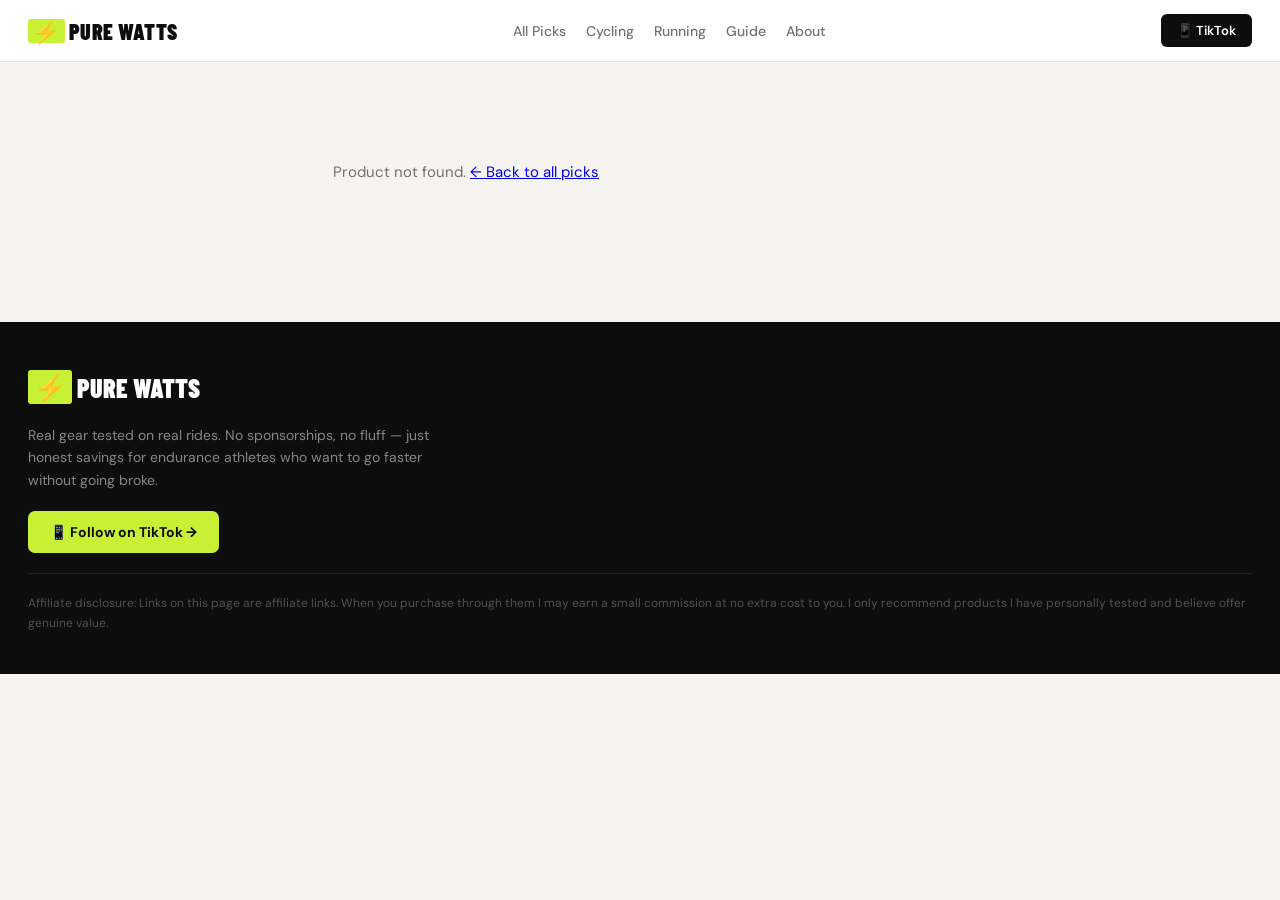
<file: review.html>
<!DOCTYPE html>
<html lang="en">
<head>
<meta charset="UTF-8">
<meta name="viewport" content="width=device-width, initial-scale=1.0">
<title id="page-title">Review — Pure Watts</title>
<meta name="description" id="page-desc" content="Personally tested budget gear pick from Pure Watts.">
<link rel="preconnect" href="https://fonts.googleapis.com">
<link rel="stylesheet" href="style.css">
</head>
<body>

<nav class="nav">
  <a class="logo" href="index.html">
    <span class="logo-bolt">⚡</span> PURE WATTS
  </a>
  <ul class="nav-links">
    <li><a href="index.html">All Picks</a></li>
    <li><a href="index.html?filter=cycling">Cycling</a></li>
    <li><a href="index.html?filter=running">Running</a></li>
    <li><a href="buying-guide.html">Guide</a></li>
    <li><a href="index.html#about">About</a></li>
  </ul>
  <a class="nav-tiktok" href="https://temu.to/k/erey3rug0xz" target="_blank" rel="noopener">📱 TikTok</a>
</nav>

<div class="page-wrap" id="page-wrap">
  <main class="main" id="main-content">
    <p class="no-results" style="padding:60px 0">Loading…</p>
  </main>
</div>

<footer class="footer">
  <div class="footer-logo">
    <span class="footer-logo-bolt">⚡</span> PURE WATTS
  </div>
  <p class="footer-tagline">Real gear tested on real rides. No sponsorships, no fluff — just honest savings for endurance athletes who want to go faster without going broke.</p>
  <a class="footer-tiktok-btn" href="https://temu.to/k/erey3rug0xz" target="_blank" rel="noopener">📱 Follow on TikTok →</a>
  <p class="footer-disc">
    Affiliate disclosure: Links on this page are affiliate links. When you purchase through them I may earn a small commission at no extra cost to you. I only recommend products I have personally tested and believe offer genuine value.
  </p>
</footer>

<script src="products.js"></script>
<script>
const id = new URLSearchParams(location.search).get('id');
const p  = products.find(x => x.id === id);

if (!p) {
  document.getElementById('main-content').innerHTML =
    '<p class="no-results" style="padding:60px 0">Product not found. <a href="index.html">← Back to all picks</a></p>';
} else {
  document.title = `${p.name} Review — Pure Watts`;
  document.getElementById('page-desc').content =
    `${p.tagline} Personally tested by Pure Watts.`;

  const filterLink = p.filters.includes('cycling') ? 'cycling'
    : p.filters.includes('running') ? 'running' : 'all';
  const filterLabel = filterLink === 'all' ? 'All Picks' : filterLink.charAt(0).toUpperCase() + filterLink.slice(1);

  const platform = p.source === 'aliexpress' ? 'AliExpress' : 'Temu';
  const ctaLabel = `Buy on ${platform} →`;

  const relatedPicks = products
    .filter(x => x.id !== p.id && x.filters.some(f => p.filters.includes(f)))
    .sort(() => Math.random() - .5)
    .slice(0, 3);

  const relatedHTML = relatedPicks.map(r => `
    <a class="related-card" href="review.html?id=${r.id}">
      <div class="related-img">${r.img ? `<img src="${r.img}" alt="${r.name}" loading="lazy">` : ''}</div>
      <div class="related-body">
        <div class="related-name">${r.name}</div>
        <span class="related-save">SAVE $${r.save}</span>
      </div>
    </a>`).join('');

  const bodyParas = (p.body || [p.tagline]).map(t => `<p>${t}</p>`).join('');

  const newUserNote = p.newUser
    ? '<span class="sidebar-cta-note">New user? Under $1 with sign-up bonus</span>'
    : '';

  document.getElementById('main-content').innerHTML = `
    <nav class="breadcrumb" aria-label="Breadcrumb">
      <a href="index.html">← All Picks</a>
      <span class="breadcrumb-sep">/</span>
      <a href="index.html?filter=${filterLink}">${filterLabel}</a>
      <span class="breadcrumb-sep">/</span>
      <span>${p.name}</span>
    </nav>

    <div class="article-tags">
      <span class="tag">${p.cat}</span>
      <span class="tag tag-tested">✓ Personally Tested</span>
      ${p.filters.includes('under5') ? '<span class="tag">Under $5</span>' : ''}
    </div>

    <h1 class="article-title">${p.name}<br>for <em>$${p.price}</em></h1>
    <p class="article-deck">${p.tagline}</p>

    <div class="article-meta">
      <span class="meta-stars">★★★★★</span>
      <span class="meta-val">${p.stars}</span>
      <span>·</span>
      <span>${p.reviews.toLocaleString()} verified reviews</span>
      <span>·</span>
      <span>$${p.price} / unit</span>
    </div>

    <div class="product-img" role="img" aria-label="${p.name.toLowerCase()} product photo">${p.img ? `<img src="${p.img}" alt="${p.name}" loading="lazy">` : `${p.name.toLowerCase()} product photo`}</div>

    <p class="compare-label">Side by side</p>
    <div class="compare-grid">
      <div class="compare-cell">
        <div class="compare-cell-label">Branded equivalent</div>
        <div class="compare-price">$${p.branded}</div>
        <div class="compare-sub">Typical retail price</div>
      </div>
      <div class="compare-cell">
        <div class="compare-cell-label">This pick</div>
        <div class="compare-price">$${p.price}</div>
        <div class="compare-sub">Pure Watts rec.</div>
        <div class="compare-save">YOU SAVE $${p.save}</div>
      </div>
    </div>

    <div class="body-text">
      ${bodyParas}
    </div>

    <blockquote class="pull-quote">
      <p>"${p.quote || p.tagline}"</p>
      <cite>— Pure Watts, personally tested</cite>
    </blockquote>

    <div class="specs-grid">
      <div class="spec-cell">
        <div class="spec-label">Price</div>
        <div class="spec-val">$${p.price}</div>
      </div>
      <div class="spec-cell">
        <div class="spec-label">Saving vs branded</div>
        <div class="spec-val">~$${p.save}</div>
      </div>
      <div class="spec-cell">
        <div class="spec-label">Rating</div>
        <div class="spec-val">${p.stars} / 5</div>
      </div>
      <div class="spec-cell">
        <div class="spec-label">Verified reviews</div>
        <div class="spec-val">${p.reviews.toLocaleString()}</div>
      </div>
      <div class="spec-cell">
        <div class="spec-label">Category</div>
        <div class="spec-val">${p.cat}</div>
      </div>
      <div class="spec-cell">
        <div class="spec-label">Platform</div>
        <div class="spec-val">${platform}</div>
      </div>
    </div>

    <div class="verdict-box">
      <div class="verdict-label">Bottom Line</div>
      <p class="verdict-text">${p.verdict || 'Saves you $' + p.save + ' vs the branded equivalent with no meaningful performance difference. Personally tested and approved.'}</p>
    </div>

    ${relatedHTML.length ? `<p class="related-title">More Picks You'll Like</p><div class="related-grid">${relatedHTML}</div>` : ''}
  `;

  document.getElementById('page-wrap').insertAdjacentHTML('beforeend', `
    <aside class="sidebar">
      <div class="sidebar-save-bar">
        <div class="sidebar-save-label">You Save</div>
        <div class="sidebar-save-val">$${p.save}</div>
        <div class="sidebar-save-sub">vs branded equivalent</div>
      </div>
      <div class="sidebar-body">
        <div>
          <div class="sidebar-price-label">Use my link</div>
          <div class="sidebar-price">$${p.price}</div>
          <div class="sidebar-branded">$${p.branded} branded equivalent</div>
        </div>
        <a class="sidebar-cta" href="${p.link}" target="_blank" rel="noopener">
          ${ctaLabel}
          ${newUserNote}
        </a>
        <hr class="sidebar-divider">
        <div class="sidebar-stars">
          <span class="stars">★★★★★</span>
          <div>
            <span style="font-size:13px;font-weight:600;">${p.stars} / 5</span>
            <div class="sidebar-stars-info">${p.reviews.toLocaleString()} verified reviews</div>
          </div>
        </div>
        <hr class="sidebar-divider">
        <a class="sidebar-share" href="https://temu.to/k/erey3rug0xz" target="_blank" rel="noopener">
          📱 Share on TikTok
        </a>
      </div>
    </aside>
  `);
}
</script>
</body>
</html>
</file>
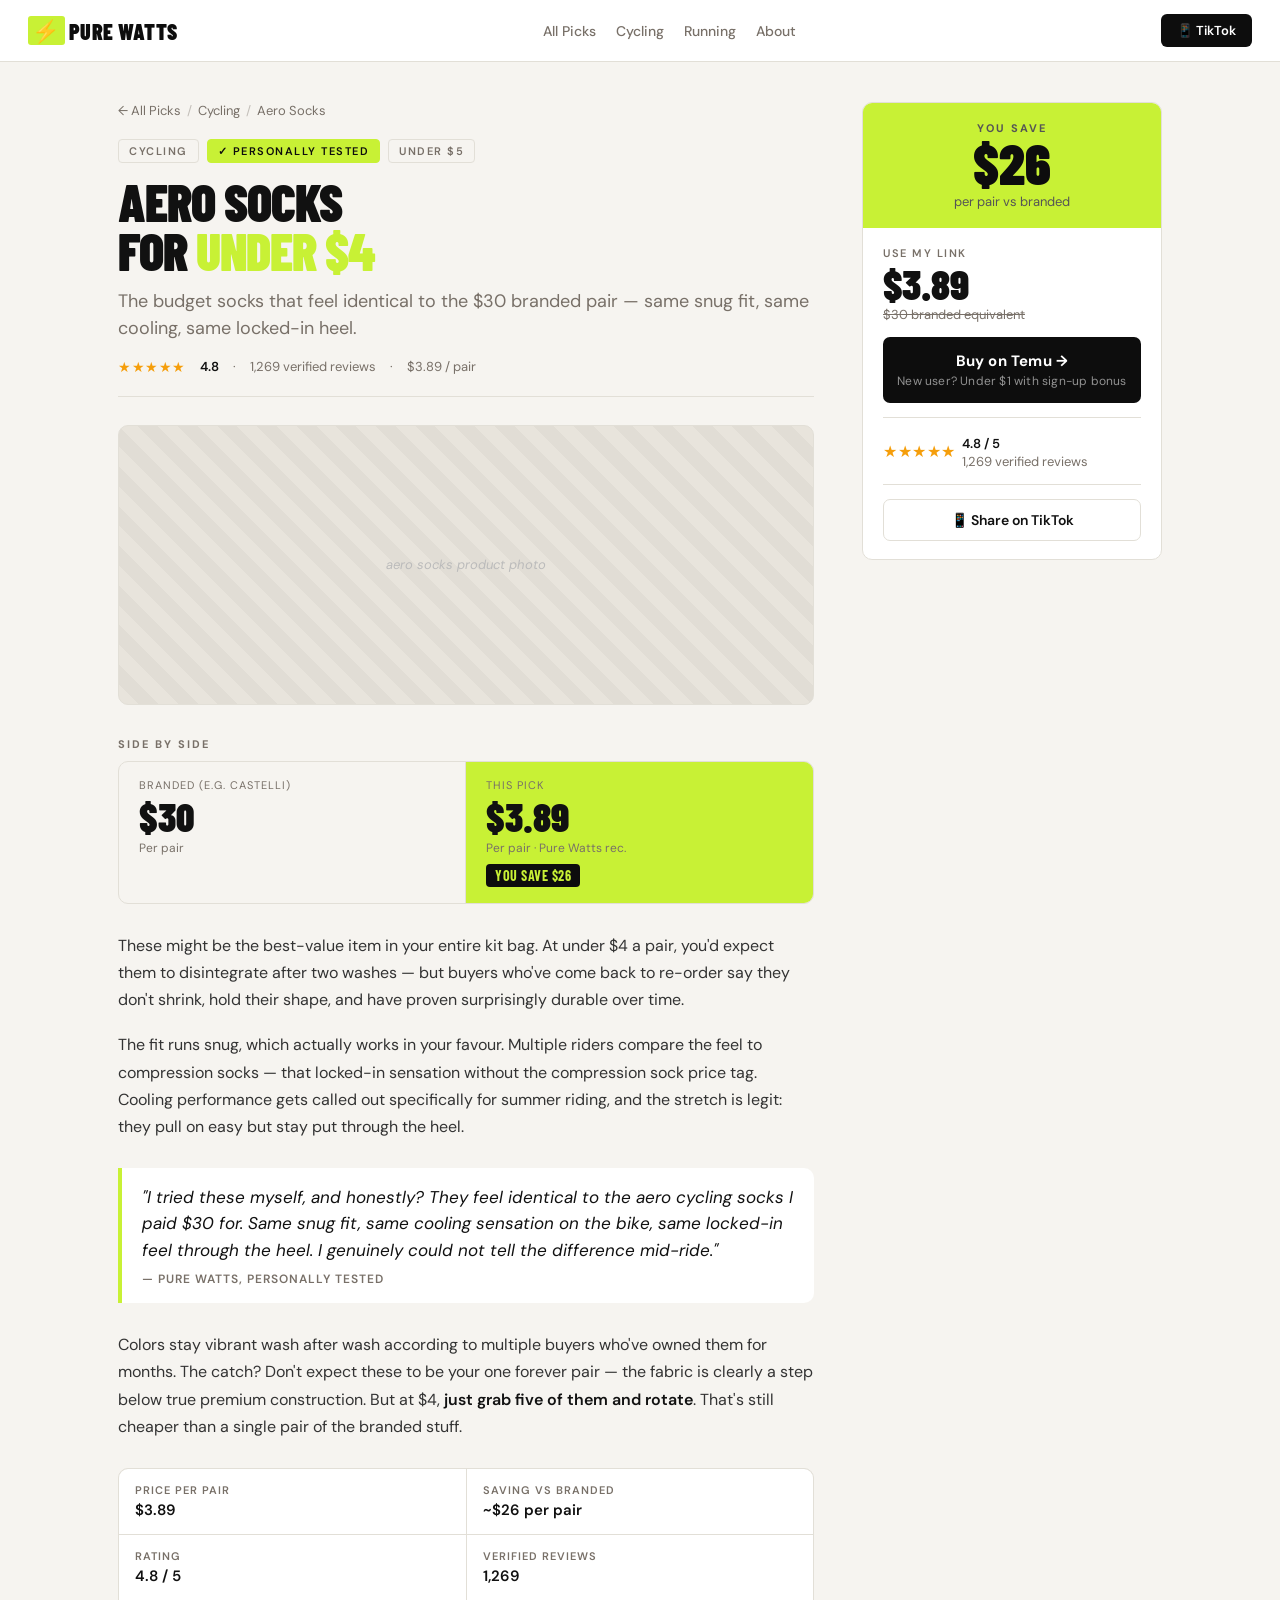
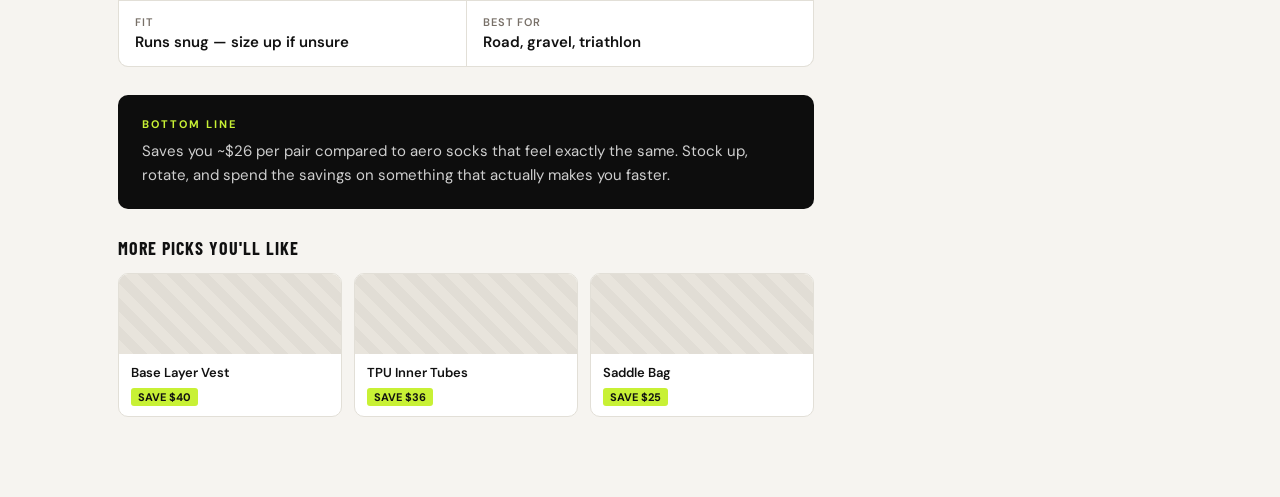
<file: project/Pure Watts Article.html>
<!DOCTYPE html>
<html lang="en">
<head>
<meta charset="UTF-8">
<meta name="viewport" content="width=device-width, initial-scale=1.0">
<title>Aero Socks for Under $4 — Pure Watts</title>
<link rel="preconnect" href="https://fonts.googleapis.com">
<link href="https://fonts.googleapis.com/css2?family=Barlow+Condensed:wght@700;900&family=DM+Sans:ital,wght@0,400;0,500;0,600;1,400&display=swap" rel="stylesheet">
<style>
:root {
  --bg: #f6f4f0;
  --surface: #ffffff;
  --text: #111111;
  --muted: #787068;
  --border: #e2dfd7;
  --lime: #c8f135;
  --dark: #0d0d0d;
  --radius: 10px;
  --font-head: 'Barlow Condensed', sans-serif;
  --font-body: 'DM Sans', sans-serif;
}
*, *::before, *::after { box-sizing: border-box; margin: 0; padding: 0; }
body { font-family: var(--font-body); background: var(--bg); color: var(--text); }

/* ── NAV ─────────────────────────────────────────────────────────── */
.nav {
  position: sticky; top: 0; z-index: 100;
  background: #fff; border-bottom: 1px solid var(--border);
  display: flex; align-items: center; justify-content: space-between;
  padding: 0 28px; height: 62px; gap: 24px;
}
.logo {
  font-family: var(--font-head); font-size: 22px; font-weight: 900;
  text-transform: uppercase; letter-spacing: .5px;
  text-decoration: none; color: var(--dark);
  display: flex; align-items: center; gap: 4px;
}
.logo-bolt { background: var(--lime); padding: 1px 5px 1px 4px; border-radius: 3px; }
.nav-links { display: flex; gap: 20px; list-style: none; }
.nav-links a { text-decoration: none; font-size: 14px; font-weight: 500; color: var(--muted); transition: color .15s; }
.nav-links a:hover { color: var(--text); }
.nav-tiktok {
  background: var(--dark); color: #fff; padding: 8px 16px; border-radius: 6px;
  font-size: 13px; font-weight: 600; text-decoration: none; white-space: nowrap;
}

/* ── LAYOUT ──────────────────────────────────────────────────────── */
.page-wrap {
  max-width: 1100px; margin: 0 auto;
  display: grid; grid-template-columns: 1fr 300px;
  gap: 0; align-items: start; padding: 40px 28px 80px;
}
.main { min-width: 0; padding-right: 48px; }

/* ── BREADCRUMB ───────────────────────────────────────────────────── */
.breadcrumb {
  display: flex; align-items: center; gap: 6px;
  font-size: 13px; color: var(--muted); margin-bottom: 20px;
}
.breadcrumb a { color: var(--muted); text-decoration: none; }
.breadcrumb a:hover { color: var(--text); }
.breadcrumb-sep { opacity: .4; }

/* ── ARTICLE HEADER ──────────────────────────────────────────────── */
.article-tags { display: flex; gap: 8px; margin-bottom: 14px; }
.tag {
  font-size: 11px; font-weight: 600; text-transform: uppercase; letter-spacing: 1.5px;
  padding: 4px 10px; border-radius: 4px; border: 1.5px solid var(--border);
  color: var(--muted);
}
.tag-tested { background: var(--lime); border-color: var(--lime); color: var(--dark); }

.article-title {
  font-family: var(--font-head); font-size: 52px; font-weight: 900;
  line-height: .95; text-transform: uppercase; letter-spacing: -1px;
  margin-bottom: 12px;
}
.article-title em { color: var(--lime); font-style: normal; }

.article-deck {
  font-size: 18px; color: var(--muted); line-height: 1.5;
  margin-bottom: 16px; font-weight: 400;
}

.article-meta {
  display: flex; align-items: center; gap: 14px;
  font-size: 13px; color: var(--muted);
  padding-bottom: 20px; border-bottom: 1px solid var(--border);
  margin-bottom: 28px;
}
.meta-stars { color: #f59e0b; letter-spacing: .5px; font-size: 14px; }
.meta-val { font-weight: 600; color: var(--text); }

/* ── PRODUCT IMAGE ────────────────────────────────────────────────── */
.product-img {
  width: 100%; height: 280px; border-radius: var(--radius);
  background-color: #e8e4dc;
  background-image: repeating-linear-gradient(
    45deg, transparent, transparent 14px,
    rgba(0,0,0,.03) 14px, rgba(0,0,0,.03) 28px
  );
  display: flex; align-items: center; justify-content: center;
  font-size: 13px; color: #bbb; font-style: italic;
  margin-bottom: 32px; border: 1px solid var(--border);
}

/* ── COMPARISON BOX ───────────────────────────────────────────────── */
.compare-label {
  font-size: 11px; font-weight: 700; text-transform: uppercase;
  letter-spacing: 2px; color: var(--muted); margin-bottom: 10px;
}
.compare-grid {
  display: grid; grid-template-columns: 1fr 1fr;
  border: 1.5px solid var(--border); border-radius: var(--radius);
  overflow: hidden; margin-bottom: 28px;
}
.compare-cell {
  padding: 16px 20px;
  border-right: 1.5px solid var(--border);
}
.compare-cell:last-child { border-right: none; background: var(--lime); }
.compare-cell-label { font-size: 11px; text-transform: uppercase; letter-spacing: 1px; color: var(--muted); margin-bottom: 4px; }
.compare-price { font-family: var(--font-head); font-size: 40px; font-weight: 900; line-height: 1; }
.compare-sub { font-size: 12px; color: var(--muted); margin-top: 4px; }
.compare-save {
  font-family: var(--font-head); font-size: 14px; font-weight: 700;
  background: var(--dark); color: var(--lime);
  padding: 3px 9px; border-radius: 4px; display: inline-block;
  text-transform: uppercase; letter-spacing: .5px; margin-top: 8px;
}

/* ── ARTICLE BODY ─────────────────────────────────────────────────── */
.body-text { font-size: 16px; line-height: 1.7; color: #333; }
.body-text p { margin-bottom: 18px; }
.body-text strong { font-weight: 600; color: var(--text); }

.pull-quote {
  border-left: 4px solid var(--lime); margin: 28px 0;
  padding: 16px 20px; background: var(--surface);
  border-radius: 0 var(--radius) var(--radius) 0;
}
.pull-quote p {
  font-size: 17px; font-style: italic; line-height: 1.55;
  color: var(--text); margin: 0;
}
.pull-quote cite {
  display: block; font-size: 12px; color: var(--muted);
  font-style: normal; font-weight: 600; margin-top: 8px;
  text-transform: uppercase; letter-spacing: 1px;
}

.verdict-box {
  background: var(--dark); color: #fff;
  border-radius: var(--radius); padding: 22px 24px;
  margin: 28px 0;
}
.verdict-label {
  font-size: 11px; font-weight: 700; text-transform: uppercase;
  letter-spacing: 2px; color: var(--lime); margin-bottom: 8px;
}
.verdict-text { font-size: 15px; line-height: 1.6; color: rgba(255,255,255,.8); }

.specs-grid {
  display: grid; grid-template-columns: 1fr 1fr;
  gap: 1px; background: var(--border);
  border: 1.5px solid var(--border); border-radius: var(--radius);
  overflow: hidden; margin: 28px 0;
}
.spec-cell {
  background: var(--surface); padding: 14px 16px;
}
.spec-label { font-size: 11px; text-transform: uppercase; letter-spacing: 1px; color: var(--muted); margin-bottom: 3px; font-weight: 600; }
.spec-val { font-size: 15px; font-weight: 600; }

/* ── RELATED ──────────────────────────────────────────────────────── */
.related-title {
  font-family: var(--font-head); font-size: 18px; font-weight: 700;
  text-transform: uppercase; letter-spacing: 1px; margin-bottom: 14px;
}
.related-grid { display: grid; grid-template-columns: repeat(3, 1fr); gap: 12px; }
.related-card {
  border: 1px solid var(--border); border-radius: var(--radius);
  background: var(--surface); overflow: hidden;
  text-decoration: none; color: inherit; transition: box-shadow .2s;
}
.related-card:hover { box-shadow: 0 4px 16px rgba(0,0,0,.08); }
.related-img {
  height: 80px; background-color: #e8e4dc;
  background-image: repeating-linear-gradient(
    45deg, transparent, transparent 10px,
    rgba(0,0,0,.03) 10px, rgba(0,0,0,.03) 20px
  );
}
.related-body { padding: 10px 12px; }
.related-name { font-size: 13px; font-weight: 600; margin-bottom: 4px; }
.related-save {
  font-size: 11px; font-weight: 700; background: var(--lime);
  padding: 2px 7px; border-radius: 3px; display: inline-block; text-transform: uppercase;
}

/* ── STICKY SIDEBAR ──────────────────────────────────────────────── */
.sidebar {
  position: sticky; top: 80px;
  border: 1.5px solid var(--border); border-radius: var(--radius);
  background: var(--surface); overflow: hidden;
}
.sidebar-save-bar {
  background: var(--lime); padding: 18px 20px; text-align: center;
}
.sidebar-save-label { font-size: 11px; font-weight: 700; text-transform: uppercase; letter-spacing: 2px; color: #555; }
.sidebar-save-val {
  font-family: var(--font-head); font-size: 56px; font-weight: 900;
  line-height: 1; color: var(--dark);
}
.sidebar-save-sub { font-size: 13px; color: #555; margin-top: 2px; }

.sidebar-body { padding: 18px 20px; display: flex; flex-direction: column; gap: 14px; }
.sidebar-price-label { font-size: 11px; text-transform: uppercase; letter-spacing: 1.5px; color: var(--muted); font-weight: 600; }
.sidebar-price {
  font-family: var(--font-head); font-size: 42px; font-weight: 900;
  line-height: 1; margin-top: 2px;
}
.sidebar-branded { font-size: 13px; color: var(--muted); text-decoration: line-through; margin-top: 2px; }

.sidebar-cta {
  display: block; background: var(--dark); color: #fff; text-align: center;
  padding: 14px; border-radius: 7px; font-size: 15px; font-weight: 700;
  text-decoration: none; transition: background .15s; letter-spacing: .2px;
}
.sidebar-cta:hover { background: #2a2a2a; }
.sidebar-cta-note { font-size: 12px; font-weight: 400; color: rgba(255,255,255,.55); display: block; margin-top: 2px; }

.sidebar-divider { border: none; border-top: 1px solid var(--border); }

.sidebar-stars { display: flex; align-items: center; gap: 6px; }
.sidebar-stars .stars { color: #f59e0b; letter-spacing: .5px; }
.sidebar-stars-info { font-size: 13px; color: var(--muted); }

.sidebar-share {
  display: block; text-align: center; padding: 11px;
  border: 1.5px solid var(--border); border-radius: 7px;
  font-size: 14px; font-weight: 600; text-decoration: none; color: var(--text);
  transition: border-color .15s;
}
.sidebar-share:hover { border-color: #999; }

/* ── RESPONSIVE ──────────────────────────────────────────────────── */
@media (max-width: 860px) {
  .page-wrap { grid-template-columns: 1fr; padding: 28px 16px 60px; }
  .main { padding-right: 0; margin-bottom: 32px; }
  .article-title { font-size: 40px; }
  .nav { padding: 0 16px; }
  .nav-links { display: none; }
  .related-grid { grid-template-columns: 1fr 1fr; }
  .sidebar { position: static; }
}
@media (max-width: 480px) {
  .article-title { font-size: 34px; }
  .related-grid { grid-template-columns: 1fr; }
  .compare-price { font-size: 32px; }
  .sidebar-save-val { font-size: 44px; }
}
</style>
</head>
<body>

<!-- NAV -->
<nav class="nav">
  <a class="logo" href="Pure Watts.html">
    <span class="logo-bolt">⚡</span> PURE WATTS
  </a>
  <ul class="nav-links">
    <li><a href="Pure Watts.html">All Picks</a></li>
    <li><a href="Pure Watts.html">Cycling</a></li>
    <li><a href="Pure Watts.html">Running</a></li>
    <li><a href="#">About</a></li>
  </ul>
  <a class="nav-tiktok" href="https://temu.to/k/erey3rug0xz" target="_blank" rel="noopener">📱 TikTok</a>
</nav>

<!-- MAIN -->
<div class="page-wrap">

  <!-- ARTICLE CONTENT -->
  <main class="main">

    <nav class="breadcrumb">
      <a href="Pure Watts.html">← All Picks</a>
      <span class="breadcrumb-sep">/</span>
      <a href="Pure Watts.html">Cycling</a>
      <span class="breadcrumb-sep">/</span>
      <span>Aero Socks</span>
    </nav>

    <div class="article-tags">
      <span class="tag">Cycling</span>
      <span class="tag tag-tested">✓ Personally Tested</span>
      <span class="tag">Under $5</span>
    </div>

    <h1 class="article-title">Aero Socks<br>for <em>Under $4</em></h1>
    <p class="article-deck">The budget socks that feel identical to the $30 branded pair — same snug fit, same cooling, same locked-in heel.</p>

    <div class="article-meta">
      <span class="meta-stars">★★★★★</span>
      <span class="meta-val">4.8</span>
      <span>·</span>
      <span>1,269 verified reviews</span>
      <span>·</span>
      <span>$3.89 / pair</span>
    </div>

    <div class="product-img">aero socks product photo</div>

    <!-- COMPARISON -->
    <p class="compare-label">Side by side</p>
    <div class="compare-grid">
      <div class="compare-cell">
        <div class="compare-cell-label">Branded (e.g. Castelli)</div>
        <div class="compare-price">$30</div>
        <div class="compare-sub">Per pair</div>
      </div>
      <div class="compare-cell">
        <div class="compare-cell-label">This pick</div>
        <div class="compare-price">$3.89</div>
        <div class="compare-sub">Per pair · Pure Watts rec.</div>
        <div class="compare-save">YOU SAVE $26</div>
      </div>
    </div>

    <!-- BODY -->
    <div class="body-text">
      <p>These might be the best-value item in your entire kit bag. At under $4 a pair, you'd expect them to disintegrate after two washes — but buyers who've come back to re-order say they don't shrink, hold their shape, and have proven surprisingly durable over time.</p>

      <p>The fit runs snug, which actually works in your favour. Multiple riders compare the feel to compression socks — that locked-in sensation without the compression sock price tag. Cooling performance gets called out specifically for summer riding, and the stretch is legit: they pull on easy but stay put through the heel.</p>
    </div>

    <div class="pull-quote">
      <p>"I tried these myself, and honestly? They feel identical to the aero cycling socks I paid $30 for. Same snug fit, same cooling sensation on the bike, same locked-in feel through the heel. I genuinely could not tell the difference mid-ride."</p>
      <cite>— Pure Watts, personally tested</cite>
    </div>

    <div class="body-text">
      <p>Colors stay vibrant wash after wash according to multiple buyers who've owned them for months. The catch? Don't expect these to be your one forever pair — the fabric is clearly a step below true premium construction. But at $4, <strong>just grab five of them and rotate</strong>. That's still cheaper than a single pair of the branded stuff.</p>
    </div>

    <div class="specs-grid">
      <div class="spec-cell">
        <div class="spec-label">Price per pair</div>
        <div class="spec-val">$3.89</div>
      </div>
      <div class="spec-cell">
        <div class="spec-label">Saving vs branded</div>
        <div class="spec-val">~$26 per pair</div>
      </div>
      <div class="spec-cell">
        <div class="spec-label">Rating</div>
        <div class="spec-val">4.8 / 5</div>
      </div>
      <div class="spec-cell">
        <div class="spec-label">Verified reviews</div>
        <div class="spec-val">1,269</div>
      </div>
      <div class="spec-cell">
        <div class="spec-label">Fit</div>
        <div class="spec-val">Runs snug — size up if unsure</div>
      </div>
      <div class="spec-cell">
        <div class="spec-label">Best for</div>
        <div class="spec-val">Road, gravel, triathlon</div>
      </div>
    </div>

    <div class="verdict-box">
      <div class="verdict-label">Bottom Line</div>
      <p class="verdict-text">Saves you ~$26 per pair compared to aero socks that feel exactly the same. Stock up, rotate, and spend the savings on something that actually makes you faster.</p>
    </div>

    <!-- RELATED -->
    <p class="related-title">More Picks You'll Like</p>
    <div class="related-grid">
      <a class="related-card" href="https://temu.to/k/e6lo7odn6et" target="_blank" rel="noopener">
        <div class="related-img"></div>
        <div class="related-body">
          <div class="related-name">Base Layer Vest</div>
          <span class="related-save">SAVE $40</span>
        </div>
      </a>
      <a class="related-card" href="https://temu.to/k/ea2dkjc8mdc" target="_blank" rel="noopener">
        <div class="related-img"></div>
        <div class="related-body">
          <div class="related-name">TPU Inner Tubes</div>
          <span class="related-save">SAVE $36</span>
        </div>
      </a>
      <a class="related-card" href="https://temu.to/k/eta1sitshpa" target="_blank" rel="noopener">
        <div class="related-img"></div>
        <div class="related-body">
          <div class="related-name">Saddle Bag</div>
          <span class="related-save">SAVE $25</span>
        </div>
      </a>
    </div>

  </main>

  <!-- STICKY SIDEBAR -->
  <aside class="sidebar">
    <div class="sidebar-save-bar">
      <div class="sidebar-save-label">You Save</div>
      <div class="sidebar-save-val">$26</div>
      <div class="sidebar-save-sub">per pair vs branded</div>
    </div>
    <div class="sidebar-body">
      <div>
        <div class="sidebar-price-label">Use my link</div>
        <div class="sidebar-price">$3.89</div>
        <div class="sidebar-branded">$30 branded equivalent</div>
      </div>
      <a class="sidebar-cta" href="https://temu.to/k/edvfnpj6epm" target="_blank" rel="noopener">
        Buy on Temu →
        <span class="sidebar-cta-note">New user? Under $1 with sign-up bonus</span>
      </a>
      <hr class="sidebar-divider">
      <div class="sidebar-stars">
        <span class="stars">★★★★★</span>
        <div>
          <span style="font-size:13px;font-weight:600;">4.8 / 5</span>
          <div class="sidebar-stars-info">1,269 verified reviews</div>
        </div>
      </div>
      <hr class="sidebar-divider">
      <a class="sidebar-share" href="https://temu.to/k/erey3rug0xz" target="_blank" rel="noopener">
        📱 Share on TikTok
      </a>
    </div>
  </aside>

</div>

</body>
</html>
</file>
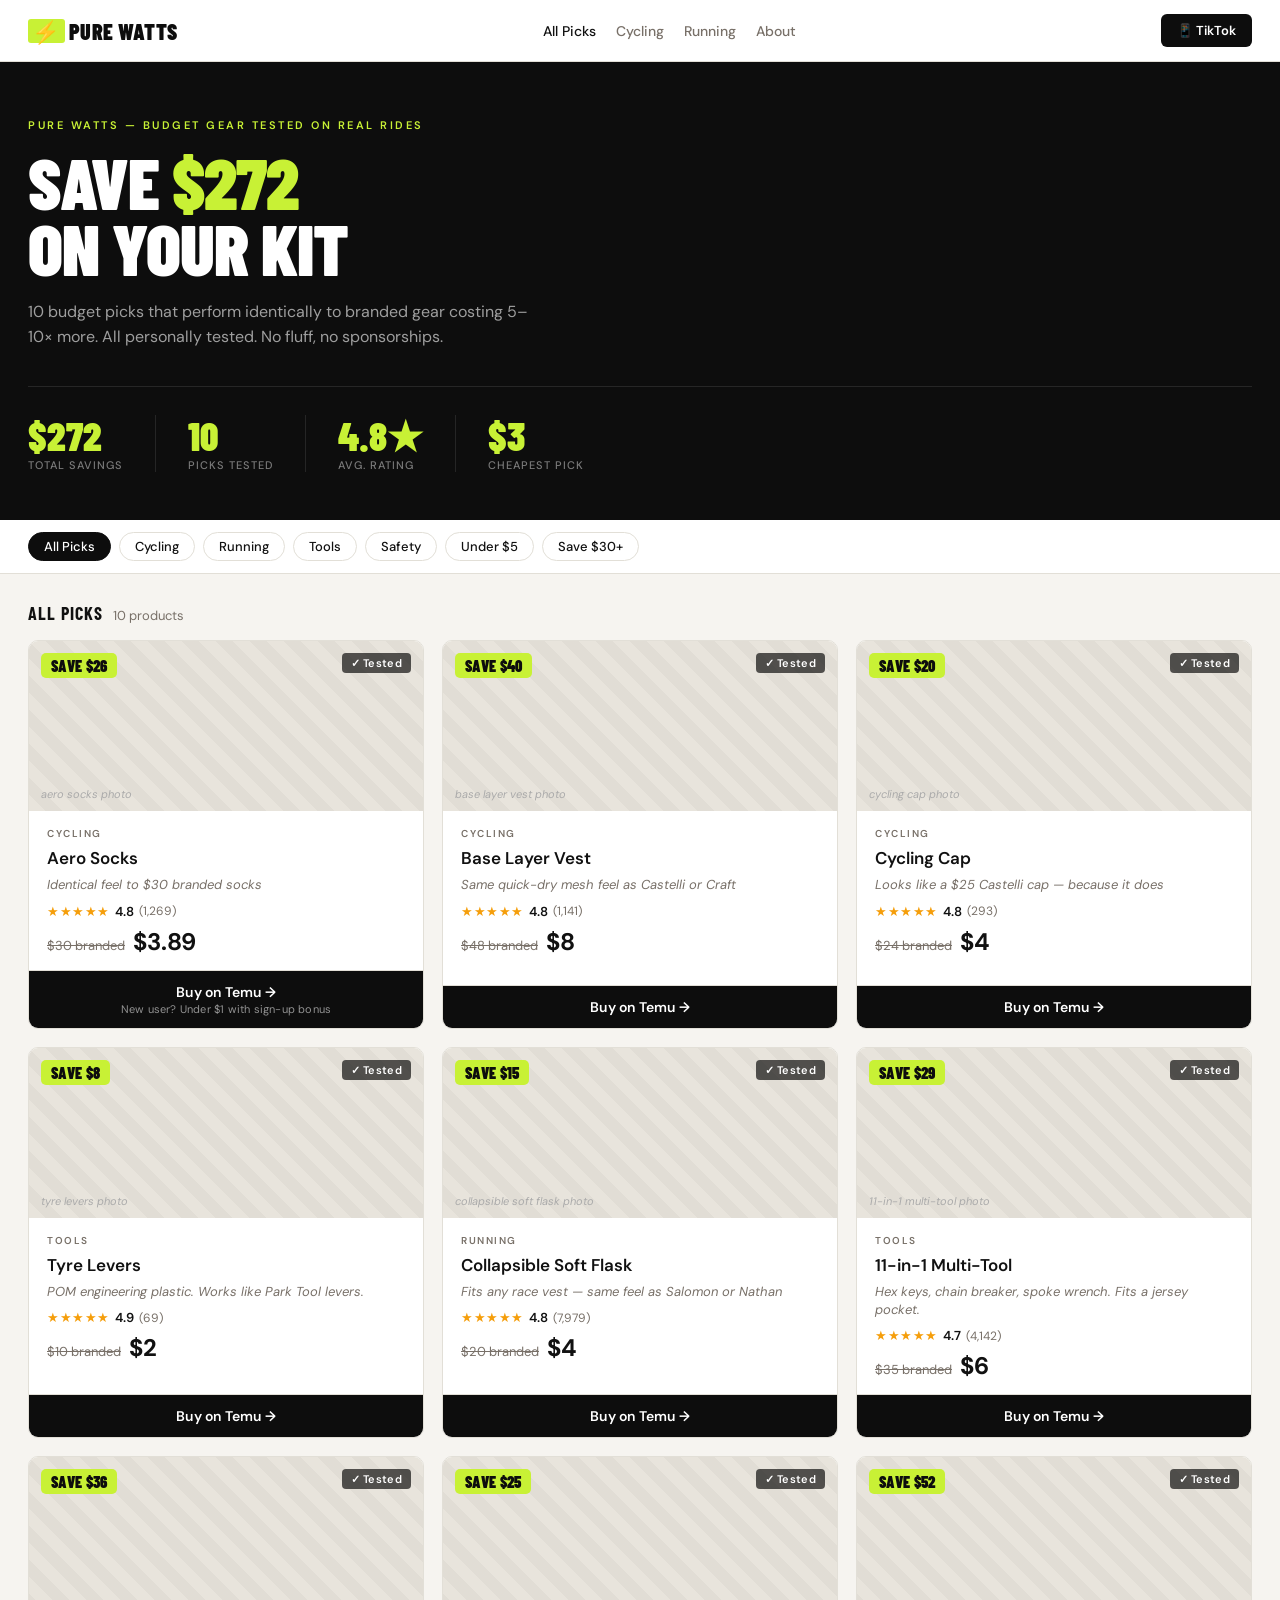
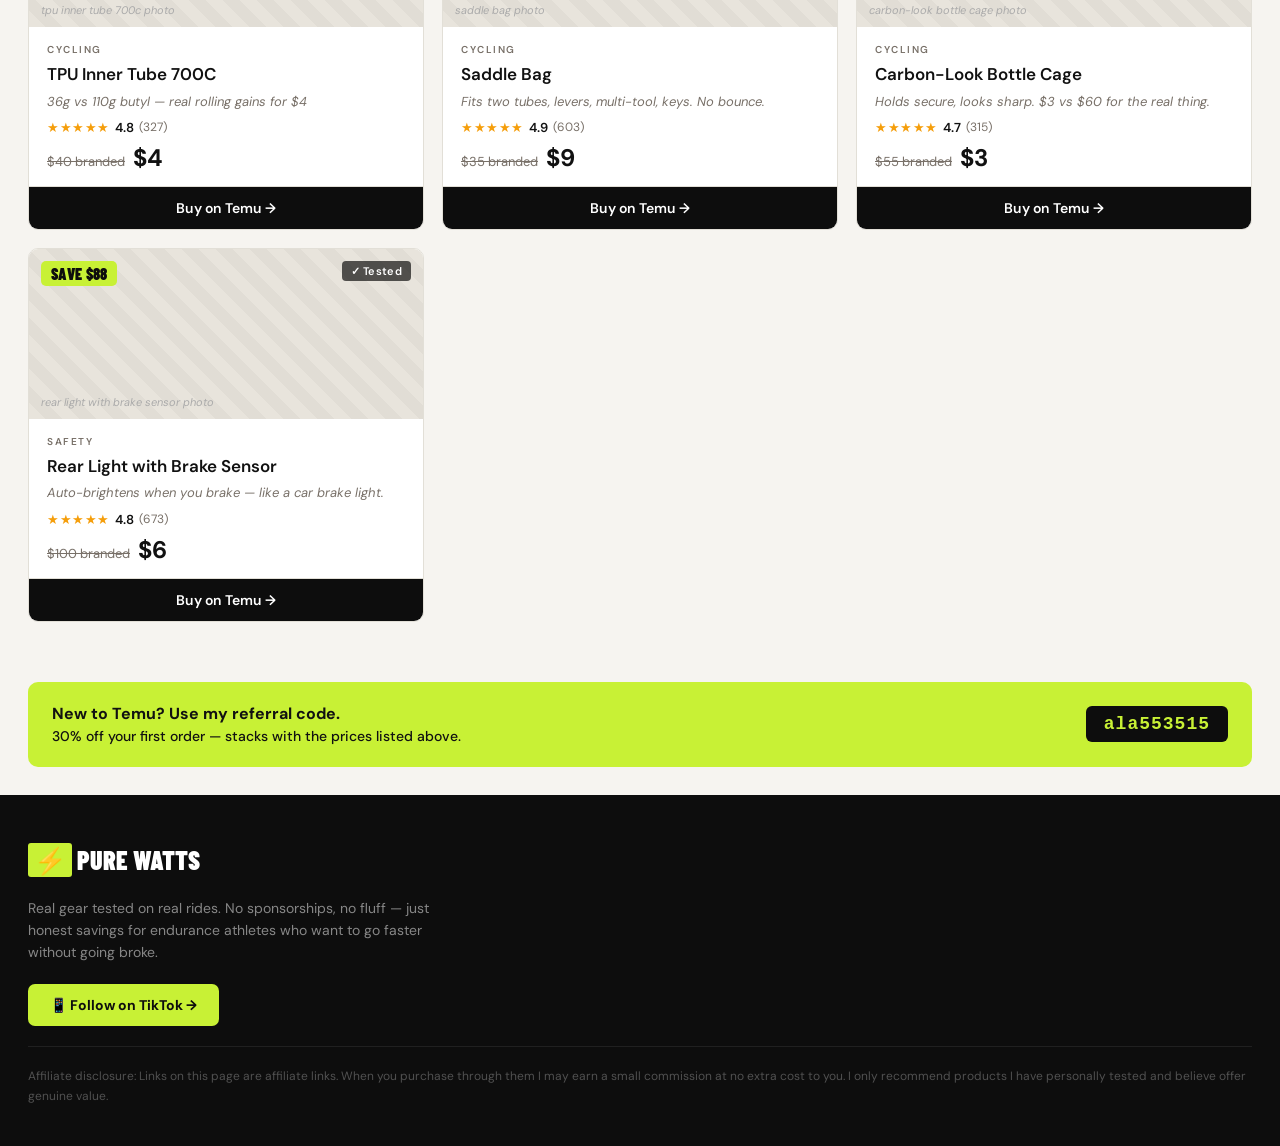
<file: project/Pure Watts-print.html>
<!DOCTYPE html>
<html lang="en">
<head>
<meta charset="UTF-8">
<meta name="viewport" content="width=device-width, initial-scale=1.0">
<title>Pure Watts — Budget Gear That Actually Works</title>
<link rel="preconnect" href="https://fonts.googleapis.com">
<link href="https://fonts.googleapis.com/css2?family=Barlow+Condensed:wght@700;900&family=DM+Sans:ital,wght@0,400;0,500;0,600;1,400&display=swap" rel="stylesheet">
<style>
:root {
  --bg: #f6f4f0;
  --surface: #ffffff;
  --text: #111111;
  --muted: #787068;
  --border: #e2dfd7;
  --lime: #c8f135;
  --dark: #0d0d0d;
  --radius: 10px;
  --font-head: 'Barlow Condensed', sans-serif;
  --font-body: 'DM Sans', sans-serif;
}
*, *::before, *::after { box-sizing: border-box; margin: 0; padding: 0; }
body { font-family: var(--font-body); background: var(--bg); color: var(--text); min-height: 100vh; }

/* ── NAV ─────────────────────────────────────────────────────────────── */
.nav {
  position: sticky; top: 0; z-index: 100;
  background: #fff; border-bottom: 1px solid var(--border);
  display: flex; align-items: center; justify-content: space-between;
  padding: 0 28px; height: 62px; gap: 24px;
}
.logo {
  font-family: var(--font-head); font-size: 22px; font-weight: 900;
  text-transform: uppercase; letter-spacing: 0.5px; white-space: nowrap;
  text-decoration: none; color: var(--dark); display: flex; align-items: center; gap: 4px;
}
.logo-bolt {
  background: var(--lime); padding: 1px 5px 1px 4px; border-radius: 3px; line-height: 1;
}
.nav-links { display: flex; gap: 20px; list-style: none; }
.nav-links a { text-decoration: none; font-size: 14px; font-weight: 500; color: var(--muted); transition: color .15s; }
.nav-links a:hover, .nav-links a.active { color: var(--text); }
.nav-tiktok {
  background: var(--dark); color: #fff; padding: 8px 16px; border-radius: 6px;
  font-size: 13px; font-weight: 600; text-decoration: none; white-space: nowrap;
  transition: background .15s;
}
.nav-tiktok:hover { background: #333; }
.nav-menu-btn { display: none; background: none; border: none; cursor: pointer; padding: 4px; }

/* ── HERO ───────────────────────────────────────────────────────────── */
.hero {
  background: var(--dark); color: #fff;
  padding: 56px 28px 48px;
}
.hero-eyebrow {
  font-size: 11px; font-weight: 600; letter-spacing: 2.5px;
  text-transform: uppercase; color: var(--lime); margin-bottom: 16px;
}
.hero-headline {
  font-family: var(--font-head); font-size: 72px; font-weight: 900;
  line-height: 0.92; text-transform: uppercase; letter-spacing: -1px;
  margin-bottom: 20px;
}
.hero-headline em { color: var(--lime); font-style: normal; }
.hero-sub {
  font-size: 16px; color: rgba(255,255,255,.6); max-width: 500px;
  line-height: 1.55; margin-bottom: 36px;
}
.hero-stats {
  display: flex; gap: 0;
  border-top: 1px solid rgba(255,255,255,.1);
  padding-top: 28px;
}
.hero-stat {
  display: flex; flex-direction: column; gap: 3px;
  padding-right: 32px; margin-right: 32px;
  border-right: 1px solid rgba(255,255,255,.1);
}
.hero-stat:last-child { border-right: none; }
.hero-stat-val {
  font-family: var(--font-head); font-size: 40px; font-weight: 900;
  color: var(--lime); line-height: 1;
}
.hero-stat-label {
  font-size: 11px; font-weight: 500; color: rgba(255,255,255,.45);
  text-transform: uppercase; letter-spacing: 1px;
}

/* ── FILTERS ────────────────────────────────────────────────────────── */
.filters-bar {
  background: var(--surface); border-bottom: 1px solid var(--border);
  padding: 0 28px; height: 54px;
  display: flex; align-items: center; gap: 8px;
  overflow-x: auto; -webkit-overflow-scrolling: touch; scrollbar-width: none;
}
.filters-bar::-webkit-scrollbar { display: none; }
.filter-pill {
  flex-shrink: 0; border: 1.5px solid var(--border); background: transparent;
  border-radius: 20px; padding: 5px 15px; font-family: var(--font-body);
  font-size: 13px; font-weight: 500; cursor: pointer; color: var(--text);
  transition: all .15s; white-space: nowrap;
}
.filter-pill.active { background: var(--dark); border-color: var(--dark); color: #fff; }
.filter-pill:hover:not(.active) { border-color: #999; }

/* ── SECTION HEADER ─────────────────────────────────────────────────── */
.section-header {
  padding: 28px 28px 16px;
  display: flex; align-items: baseline; gap: 10px;
}
.section-title {
  font-family: var(--font-head); font-size: 18px; font-weight: 700;
  text-transform: uppercase; letter-spacing: 1px;
}
.section-count { font-size: 13px; color: var(--muted); font-weight: 400; }

/* ── GRID ───────────────────────────────────────────────────────────── */
.grid {
  display: grid; grid-template-columns: repeat(3, 1fr);
  gap: 18px; padding: 0 28px 60px;
}

/* ── CARD ───────────────────────────────────────────────────────────── */
.card {
  background: var(--surface); border-radius: var(--radius);
  border: 1px solid var(--border); overflow: hidden;
  display: flex; flex-direction: column;
  transition: box-shadow .2s, transform .2s;
  text-decoration: none; color: inherit;
}
.card:hover { box-shadow: 0 8px 28px rgba(0,0,0,.09); transform: translateY(-3px); }
.card[style*="none"] { display: none !important; }

.card-img {
  position: relative; height: 170px;
  background-color: #e8e4dc;
  background-image: repeating-linear-gradient(
    45deg, transparent, transparent 12px,
    rgba(0,0,0,.03) 12px, rgba(0,0,0,.03) 24px
  );
}
.card-img-label {
  position: absolute; bottom: 10px; left: 12px;
  font-size: 11px; color: #aaa; font-style: italic;
}
.card-badge {
  position: absolute; top: 12px; left: 12px;
  background: var(--lime); color: var(--dark);
  font-family: var(--font-head); font-size: 16px; font-weight: 900;
  padding: 3px 10px; border-radius: 5px; letter-spacing: .3px;
  text-transform: uppercase;
}
.card-tested {
  position: absolute; top: 12px; right: 12px;
  background: rgba(0,0,0,.65); color: #fff;
  font-size: 11px; font-weight: 600; padding: 3px 9px; border-radius: 4px; letter-spacing: .3px;
}

.card-body {
  padding: 16px 18px; display: flex; flex-direction: column; gap: 8px; flex: 1;
}
.card-cat {
  font-size: 10px; font-weight: 600; text-transform: uppercase;
  letter-spacing: 1.5px; color: var(--muted);
}
.card-name { font-size: 17px; font-weight: 600; line-height: 1.2; }
.card-tagline { font-size: 13px; color: var(--muted); line-height: 1.4; font-style: italic; }

.card-stars { display: flex; align-items: center; gap: 5px; }
.stars { color: #f59e0b; font-size: 13px; letter-spacing: .5px; }
.stars-val { font-size: 13px; font-weight: 600; }
.stars-count { font-size: 12px; color: var(--muted); }

.card-pricing {
  display: flex; align-items: baseline; gap: 8px; margin-top: 2px;
}
.price-branded { font-size: 13px; color: var(--muted); text-decoration: line-through; }
.price-ours { font-size: 24px; font-weight: 700; line-height: 1; }

.card-cta {
  display: block; background: var(--dark); color: #fff; text-align: center;
  padding: 12px 16px; font-family: var(--font-body); font-size: 14px; font-weight: 600;
  border: none; cursor: pointer; border-top: 1px solid var(--border);
  transition: background .15s; text-decoration: none; letter-spacing: .2px;
}
.card-cta:hover { background: #2a2a2a; }
.card-cta-note {
  display: block; font-size: 11px; font-weight: 400;
  color: rgba(255,255,255,.55); margin-top: 1px;
}

/* ── REFERRAL BANNER ─────────────────────────────────────────────────── */
.referral-banner {
  background: var(--lime); margin: 0 28px 28px;
  border-radius: var(--radius); padding: 20px 24px;
  display: flex; align-items: center; justify-content: space-between; gap: 16px;
}
.referral-text { font-size: 14px; font-weight: 500; line-height: 1.5; }
.referral-text strong { font-size: 16px; display: block; font-weight: 700; }
.referral-code {
  background: var(--dark); color: var(--lime);
  font-family: monospace; font-size: 18px; font-weight: 700;
  padding: 8px 18px; border-radius: 6px; white-space: nowrap; letter-spacing: 1px;
}

/* ── FOOTER ─────────────────────────────────────────────────────────── */
.footer {
  background: var(--dark); color: #fff; padding: 48px 28px 40px;
  display: flex; flex-direction: column; gap: 20px;
}
.footer-logo {
  font-family: var(--font-head); font-size: 26px; font-weight: 900;
  text-transform: uppercase; display: flex; align-items: center; gap: 5px;
}
.footer-logo-bolt { background: var(--lime); color: var(--dark); padding: 1px 6px; border-radius: 3px; }
.footer-tagline { font-size: 14px; color: rgba(255,255,255,.5); max-width: 440px; line-height: 1.6; }
.footer-tiktok-btn {
  display: inline-flex; align-items: center; gap: 8px;
  background: var(--lime); color: var(--dark); padding: 12px 22px; border-radius: 7px;
  font-size: 14px; font-weight: 700; text-decoration: none; align-self: flex-start;
  transition: opacity .15s;
}
.footer-tiktok-btn:hover { opacity: .85; }
.footer-disc {
  font-size: 12px; color: rgba(255,255,255,.28);
  border-top: 1px solid rgba(255,255,255,.08);
  padding-top: 20px; line-height: 1.65;
}

/* ── RESPONSIVE ─────────────────────────────────────────────────────── */
@media (max-width: 960px) {
  .grid { grid-template-columns: repeat(2, 1fr); }
  .nav-links { display: none; }
  .hero-headline { font-size: 56px; }
}
@media (max-width: 600px) {
  .grid { grid-template-columns: 1fr; padding: 0 16px 40px; }
  .nav { padding: 0 16px; }
  .hero { padding: 36px 16px 36px; }
  .hero-headline { font-size: 46px; letter-spacing: -0.5px; }
  .hero-sub { font-size: 15px; }
  .hero-stats { flex-wrap: wrap; gap: 20px; }
  .hero-stat { border-right: none; padding-right: 0; margin-right: 0; }
  .filters-bar { padding: 0 16px; }
  .section-header { padding: 20px 16px 12px; }
  .referral-banner { margin: 0 16px 24px; flex-direction: column; align-items: flex-start; }
  .footer { padding: 40px 16px 32px; }
}
</style>
</head>
<body>

<!-- NAV -->
<nav class="nav">
  <a class="logo" href="Pure Watts.html">
    <span class="logo-bolt">⚡</span> PURE WATTS
  </a>
  <ul class="nav-links">
    <li><a href="#" class="active">All Picks</a></li>
    <li><a href="#">Cycling</a></li>
    <li><a href="#">Running</a></li>
    <li><a href="#">About</a></li>
  </ul>
  <a class="nav-tiktok" href="https://temu.to/k/erey3rug0xz" target="_blank" rel="noopener">📱 TikTok</a>
</nav>

<!-- HERO -->
<section class="hero">
  <p class="hero-eyebrow">Pure Watts — Budget Gear Tested on Real Rides</p>
  <h1 class="hero-headline">Save <em>$272</em><br>on your kit</h1>
  <p class="hero-sub">10 budget picks that perform identically to branded gear costing 5–10× more. All personally tested. No fluff, no sponsorships.</p>
  <div class="hero-stats">
    <div class="hero-stat">
      <span class="hero-stat-val">$272</span>
      <span class="hero-stat-label">Total savings</span>
    </div>
    <div class="hero-stat">
      <span class="hero-stat-val">10</span>
      <span class="hero-stat-label">Picks tested</span>
    </div>
    <div class="hero-stat">
      <span class="hero-stat-val">4.8★</span>
      <span class="hero-stat-label">Avg. rating</span>
    </div>
    <div class="hero-stat">
      <span class="hero-stat-val">$3</span>
      <span class="hero-stat-label">Cheapest pick</span>
    </div>
  </div>
</section>

<!-- FILTERS -->
<div class="filters-bar">
  <button class="filter-pill active" data-filter="all">All Picks</button>
  <button class="filter-pill" data-filter="cycling">Cycling</button>
  <button class="filter-pill" data-filter="running">Running</button>
  <button class="filter-pill" data-filter="tools">Tools</button>
  <button class="filter-pill" data-filter="safety">Safety</button>
  <button class="filter-pill" data-filter="under5">Under $5</button>
  <button class="filter-pill" data-filter="bigsave">Save $30+</button>
</div>

<!-- GRID -->
<div class="section-header">
  <span class="section-title">All Picks</span>
  <span class="section-count" id="count">10 products</span>
</div>

<div class="grid" id="grid"></div>

<!-- REFERRAL BANNER -->
<div class="referral-banner">
  <div class="referral-text">
    <strong>New to Temu? Use my referral code.</strong>
    30% off your first order — stacks with the prices listed above.
  </div>
  <div class="referral-code">ala553515</div>
</div>

<!-- FOOTER -->
<footer class="footer">
  <div class="footer-logo">
    <span class="footer-logo-bolt">⚡</span> PURE WATTS
  </div>
  <p class="footer-tagline">Real gear tested on real rides. No sponsorships, no fluff — just honest savings for endurance athletes who want to go faster without going broke.</p>
  <a class="footer-tiktok-btn" href="https://temu.to/k/erey3rug0xz" target="_blank" rel="noopener">📱 Follow on TikTok →</a>
  <p class="footer-disc">
    Affiliate disclosure: Links on this page are affiliate links. When you purchase through them I may earn a small commission at no extra cost to you. I only recommend products I have personally tested and believe offer genuine value.
  </p>
</footer>

<script>
const products = [
  {
    id: 'aero-socks',
    name: 'Aero Socks',
    cat: 'Cycling',
    filters: ['cycling','under5'],
    branded: 30,
    price: 3.89,
    save: 26,
    stars: 4.8,
    reviews: 1269,
    link: 'https://temu.to/k/edvfnpj6epm',
    tagline: 'Identical feel to $30 branded socks',
    newUser: true,
  },
  {
    id: 'base-layer',
    name: 'Base Layer Vest',
    cat: 'Cycling',
    filters: ['cycling','bigsave'],
    branded: 48,
    price: 8,
    save: 40,
    stars: 4.8,
    reviews: 1141,
    link: 'https://temu.to/k/e6lo7odn6et',
    tagline: 'Same quick-dry mesh feel as Castelli or Craft',
  },
  {
    id: 'cycling-cap',
    name: 'Cycling Cap',
    cat: 'Cycling',
    filters: ['cycling','under5'],
    branded: 24,
    price: 4,
    save: 20,
    stars: 4.8,
    reviews: 293,
    link: '#',
    tagline: 'Looks like a $25 Castelli cap — because it does',
  },
  {
    id: 'tyre-levers',
    name: 'Tyre Levers',
    cat: 'Tools',
    filters: ['tools','under5'],
    branded: 10,
    price: 2,
    save: 8,
    stars: 4.9,
    reviews: 69,
    link: 'https://temu.to/k/e5keep9hknb',
    tagline: 'POM engineering plastic. Works like Park Tool levers.',
  },
  {
    id: 'soft-flask',
    name: 'Collapsible Soft Flask',
    cat: 'Running',
    filters: ['running','under5'],
    branded: 20,
    price: 4,
    save: 15,
    stars: 4.8,
    reviews: 7979,
    link: 'https://temu.to/k/ehbhw6zee11',
    tagline: 'Fits any race vest — same feel as Salomon or Nathan',
  },
  {
    id: 'multi-tool',
    name: '11-in-1 Multi-Tool',
    cat: 'Tools',
    filters: ['tools','bigsave'],
    branded: 35,
    price: 6,
    save: 29,
    stars: 4.7,
    reviews: 4142,
    link: 'https://temu.to/k/ep7w4rl0n28',
    tagline: 'Hex keys, chain breaker, spoke wrench. Fits a jersey pocket.',
  },
  {
    id: 'tpu-tube',
    name: 'TPU Inner Tube 700C',
    cat: 'Cycling',
    filters: ['cycling','under5','bigsave'],
    branded: 40,
    price: 4,
    save: 36,
    stars: 4.8,
    reviews: 327,
    link: 'https://temu.to/k/ea2dkjc8mdc',
    tagline: '36g vs 110g butyl — real rolling gains for $4',
  },
  {
    id: 'saddle-bag',
    name: 'Saddle Bag',
    cat: 'Cycling',
    filters: ['cycling','bigsave'],
    branded: 35,
    price: 9,
    save: 25,
    stars: 4.9,
    reviews: 603,
    link: 'https://temu.to/k/eta1sitshpa',
    tagline: 'Fits two tubes, levers, multi-tool, keys. No bounce.',
  },
  {
    id: 'bottle-cage',
    name: 'Carbon-Look Bottle Cage',
    cat: 'Cycling',
    filters: ['cycling','under5','bigsave'],
    branded: 55,
    price: 3,
    save: 52,
    stars: 4.7,
    reviews: 315,
    link: 'https://temu.to/k/erwsx59ylps',
    tagline: 'Holds secure, looks sharp. $3 vs $60 for the real thing.',
  },
  {
    id: 'rear-light',
    name: 'Rear Light with Brake Sensor',
    cat: 'Safety',
    filters: ['safety','bigsave'],
    branded: 100,
    price: 6,
    save: 88,
    stars: 4.8,
    reviews: 673,
    link: 'https://temu.to/k/enwlc8bz1zg',
    tagline: 'Auto-brightens when you brake — like a car brake light.',
  },
];

function renderCard(p) {
  const articleLink = p.id === 'aero-socks' ? 'Pure Watts Article.html' : p.link;
  return `
    <a class="card" href="${articleLink}" ${p.id === 'aero-socks' ? '' : `target="_blank" rel="noopener"`}
       data-filters="${p.filters.join(' ')}">
      <div class="card-img">
        <div class="card-badge">SAVE $${p.save}</div>
        <div class="card-tested">✓ Tested</div>
        <span class="card-img-label">${p.name.toLowerCase()} photo</span>
      </div>
      <div class="card-body">
        <div class="card-cat">${p.cat}</div>
        <div class="card-name">${p.name}</div>
        <div class="card-tagline">${p.tagline}</div>
        <div class="card-stars">
          <span class="stars">★★★★★</span>
          <span class="stars-val">${p.stars}</span>
          <span class="stars-count">(${p.reviews.toLocaleString()})</span>
        </div>
        <div class="card-pricing">
          <span class="price-branded">$${p.branded} branded</span>
          <span class="price-ours">$${p.price}</span>
        </div>
      </div>
      <div class="card-cta">
        Buy on Temu →
        ${p.newUser ? '<span class="card-cta-note">New user? Under $1 with sign-up bonus</span>' : ''}
      </div>
    </a>`;
}

const grid = document.getElementById('grid');
grid.innerHTML = products.map(renderCard).join('');

// Filter logic
document.querySelectorAll('.filter-pill').forEach(btn => {
  btn.addEventListener('click', () => {
    document.querySelectorAll('.filter-pill').forEach(b => b.classList.remove('active'));
    btn.classList.add('active');
    const f = btn.dataset.filter;
    let visible = 0;
    document.querySelectorAll('.card').forEach(card => {
      const show = f === 'all' || card.dataset.filters.includes(f);
      card.style.display = show ? '' : 'none';
      if (show) visible++;
    });
    document.getElementById('count').textContent = `${visible} product${visible !== 1 ? 's' : ''}`;
    document.querySelector('.section-title').textContent =
      btn.textContent.replace(' Picks','').replace('Under ','Under ');
  });
});
</script>
<script>
(async () => {
  // Prepend so page-supplied @page / break rules (deck-stage's margin:0,
  // author CSS) keep source-order precedence over the baseline.
  const baseCss = document.createElement('style');
  baseCss.textContent = "@media print {\n  @page { margin: 0.5cm; }\n  html, body { print-color-adjust: exact; -webkit-print-color-adjust: exact; }\n  section, article, figure, table { break-inside: avoid; }\n  *, *::before, *::after {\n    animation-delay: -99s !important; animation-duration: .001s !important;\n    animation-iteration-count: 1 !important; animation-fill-mode: both !important;\n    animation-play-state: running !important; transition-duration: 0s !important;\n  }\n}";
  document.head.prepend(baseCss);
  if (document.readyState === 'loading') {
    await new Promise((r) => document.addEventListener('DOMContentLoaded', r, { once: true }));
  }
  let ds = document.querySelector('deck-stage');
  // whenDefined never resolves when nothing registers the element, so only
  // await it when a <deck-stage> tag exists (and race a timeout regardless).
  if (ds && !customElements.get('deck-stage')) {
    try {
      await Promise.race([
        customElements.whenDefined('deck-stage'),
        new Promise((r) => setTimeout(r, 3000)),
      ]);
    } catch (e) {}
    ds = document.querySelector('deck-stage');
  }
  // dc-runtime assigns window.DCLogic at init and mounts into #dc-root on
  // DOMContentLoaded; settle on that subtree so React has rendered before
  // print(). Non-DC pages fall through to weighing body.
  const isDc = !ds && 'DCLogic' in window;
  const settleRoot = ds || (isDc ? document.getElementById('dc-root') : null) || document.body;
  if (settleRoot) {
    // Weigh only content children — skip script/style/template so inline
    // Babel/CSS doesn't register as stable "content" before the framework
    // has mounted anything.
    const MEDIA = 'img,svg,canvas,video,picture,iframe,embed,object';
    const weigh = () => {
      let text = 0, media = 0;
      for (const c of settleRoot.children) {
        const t = c.tagName;
        if (t === 'SCRIPT' || t === 'STYLE' || t === 'TEMPLATE') continue;
        text += (c.textContent || '').trim().length;
        media += c.querySelectorAll(MEDIA).length + (c.matches(MEDIA) ? 1 : 0);
      }
      return text + media * 100;
    };
    // "Non-zero and stable" alone is not sufficient to mean rendered: generic
    // body can carry a static shell while async main content is pending, and
    // #dc-root can carry the root DC's static text while child refs are still
    // .sc-placeholder boxes. Gate generic on readyState 'complete', and never
    // accept stability while a dc-runtime placeholder is present.
    const isGeneric = settleRoot === document.body;
    const deadline = Date.now() + 15000;
    let last = -1, stable = 0;
    while (Date.now() < deadline) {
      const n = weigh();
      const ready =
        (!isGeneric || document.readyState === 'complete') &&
        !settleRoot.querySelector('.sc-placeholder');
      if (n > 0 && n === last && ready) { if (++stable >= 2) break; } else { stable = 0; }
      last = n;
      await new Promise((r) => setTimeout(r, 250));
    }
  }
  try { await document.fonts.ready; } catch (e) {}
  // Jump every animation to its end state so print() never captures a slide
  // mid-entrance. Ordering matters: the 0s-transition style must be live
  // BEFORE data-deck-active is set so attribute-keyed transitions don't
  // start a (now-0s) run from the pre-active base.
  const st = document.createElement('style');
  st.textContent = '*,*::before,*::after{animation-delay:-99s !important;animation-duration:.001s !important;animation-iteration-count:1 !important;animation-fill-mode:both !important;animation-play-state:running !important;transition-duration:0s !important}';
  document.head.appendChild(st);
  for (const d of document.querySelectorAll('deck-stage')) {
    for (const c of d.children) {
      const t = c.tagName;
      if (t === 'SCRIPT' || t === 'STYLE' || t === 'TEMPLATE') continue;
      c.setAttribute('data-deck-active', '');
    }
  }
  try {
    const sweep = () => {
      for (const a of document.getAnimations()) {
        try { a.finish(); } catch (e) {
          try { a.currentTime = (a.effect && a.effect.getComputedTiming().duration) || 0; a.pause(); } catch (e2) {}
        }
      }
    };
    sweep();
    await new Promise((r) => requestAnimationFrame(r));
    sweep();
    await new Promise((r) => requestAnimationFrame(r));
  } catch (e) {}
  setTimeout(() => { try { window.print(); } catch (e) {} }, 200);
})();
</script>
</body>
</html>
</file>
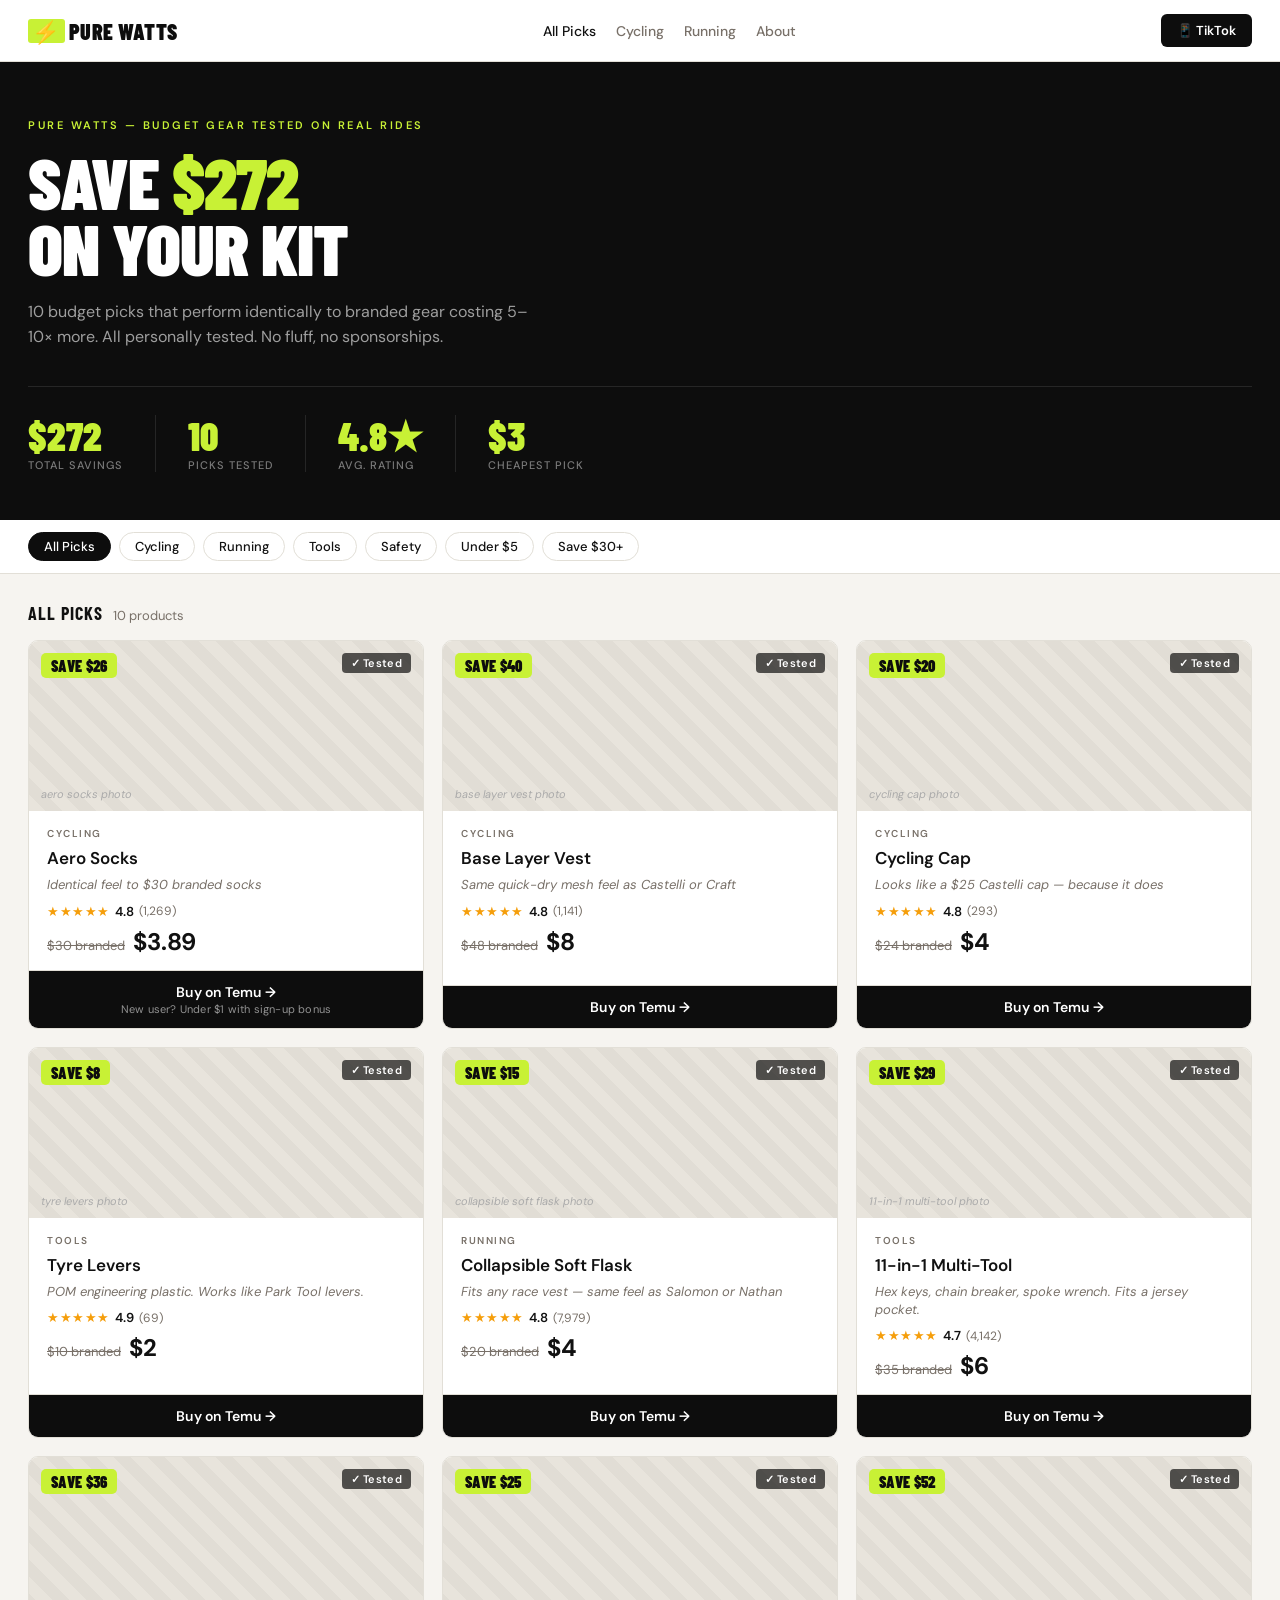
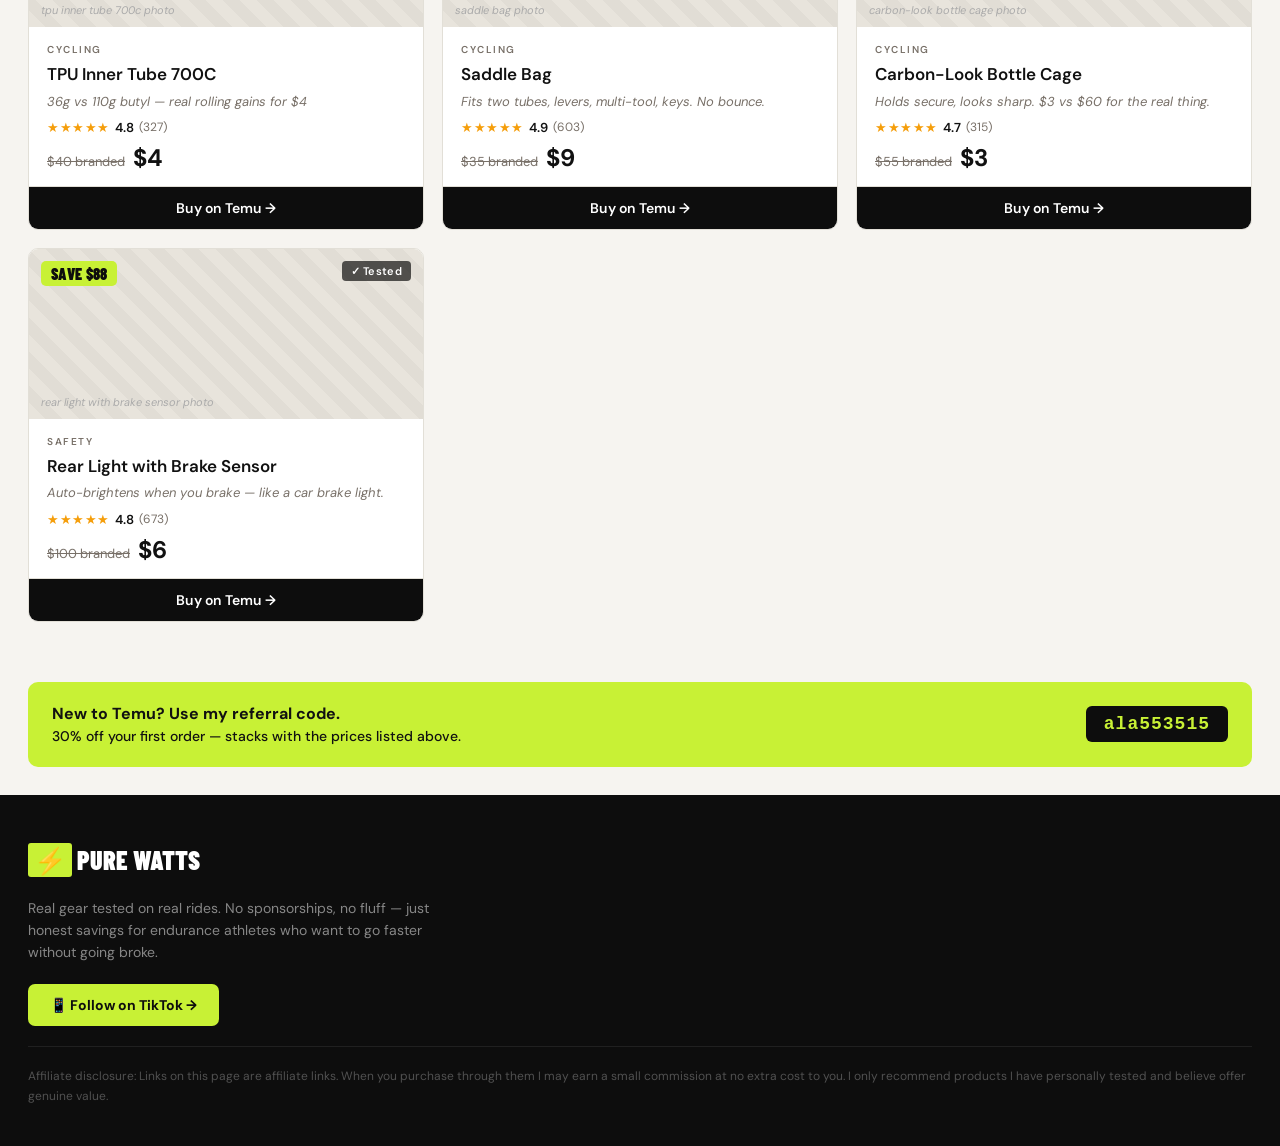
<file: project/Pure Watts.html>
<!DOCTYPE html>
<html lang="en">
<head>
<meta charset="UTF-8">
<meta name="viewport" content="width=device-width, initial-scale=1.0">
<title>Pure Watts — Budget Gear That Actually Works</title>
<link rel="preconnect" href="https://fonts.googleapis.com">
<link href="https://fonts.googleapis.com/css2?family=Barlow+Condensed:wght@700;900&family=DM+Sans:ital,wght@0,400;0,500;0,600;1,400&display=swap" rel="stylesheet">
<style>
:root {
  --bg: #f6f4f0;
  --surface: #ffffff;
  --text: #111111;
  --muted: #787068;
  --border: #e2dfd7;
  --lime: #c8f135;
  --dark: #0d0d0d;
  --radius: 10px;
  --font-head: 'Barlow Condensed', sans-serif;
  --font-body: 'DM Sans', sans-serif;
}
*, *::before, *::after { box-sizing: border-box; margin: 0; padding: 0; }
body { font-family: var(--font-body); background: var(--bg); color: var(--text); min-height: 100vh; }

/* ── NAV ─────────────────────────────────────────────────────────────── */
.nav {
  position: sticky; top: 0; z-index: 100;
  background: #fff; border-bottom: 1px solid var(--border);
  display: flex; align-items: center; justify-content: space-between;
  padding: 0 28px; height: 62px; gap: 24px;
}
.logo {
  font-family: var(--font-head); font-size: 22px; font-weight: 900;
  text-transform: uppercase; letter-spacing: 0.5px; white-space: nowrap;
  text-decoration: none; color: var(--dark); display: flex; align-items: center; gap: 4px;
}
.logo-bolt {
  background: var(--lime); padding: 1px 5px 1px 4px; border-radius: 3px; line-height: 1;
}
.nav-links { display: flex; gap: 20px; list-style: none; }
.nav-links a { text-decoration: none; font-size: 14px; font-weight: 500; color: var(--muted); transition: color .15s; }
.nav-links a:hover, .nav-links a.active { color: var(--text); }
.nav-tiktok {
  background: var(--dark); color: #fff; padding: 8px 16px; border-radius: 6px;
  font-size: 13px; font-weight: 600; text-decoration: none; white-space: nowrap;
  transition: background .15s;
}
.nav-tiktok:hover { background: #333; }
.nav-menu-btn { display: none; background: none; border: none; cursor: pointer; padding: 4px; }

/* ── HERO ───────────────────────────────────────────────────────────── */
.hero {
  background: var(--dark); color: #fff;
  padding: 56px 28px 48px;
}
.hero-eyebrow {
  font-size: 11px; font-weight: 600; letter-spacing: 2.5px;
  text-transform: uppercase; color: var(--lime); margin-bottom: 16px;
}
.hero-headline {
  font-family: var(--font-head); font-size: 72px; font-weight: 900;
  line-height: 0.92; text-transform: uppercase; letter-spacing: -1px;
  margin-bottom: 20px;
}
.hero-headline em { color: var(--lime); font-style: normal; }
.hero-sub {
  font-size: 16px; color: rgba(255,255,255,.6); max-width: 500px;
  line-height: 1.55; margin-bottom: 36px;
}
.hero-stats {
  display: flex; gap: 0;
  border-top: 1px solid rgba(255,255,255,.1);
  padding-top: 28px;
}
.hero-stat {
  display: flex; flex-direction: column; gap: 3px;
  padding-right: 32px; margin-right: 32px;
  border-right: 1px solid rgba(255,255,255,.1);
}
.hero-stat:last-child { border-right: none; }
.hero-stat-val {
  font-family: var(--font-head); font-size: 40px; font-weight: 900;
  color: var(--lime); line-height: 1;
}
.hero-stat-label {
  font-size: 11px; font-weight: 500; color: rgba(255,255,255,.45);
  text-transform: uppercase; letter-spacing: 1px;
}

/* ── FILTERS ────────────────────────────────────────────────────────── */
.filters-bar {
  background: var(--surface); border-bottom: 1px solid var(--border);
  padding: 0 28px; height: 54px;
  display: flex; align-items: center; gap: 8px;
  overflow-x: auto; -webkit-overflow-scrolling: touch; scrollbar-width: none;
}
.filters-bar::-webkit-scrollbar { display: none; }
.filter-pill {
  flex-shrink: 0; border: 1.5px solid var(--border); background: transparent;
  border-radius: 20px; padding: 5px 15px; font-family: var(--font-body);
  font-size: 13px; font-weight: 500; cursor: pointer; color: var(--text);
  transition: all .15s; white-space: nowrap;
}
.filter-pill.active { background: var(--dark); border-color: var(--dark); color: #fff; }
.filter-pill:hover:not(.active) { border-color: #999; }

/* ── SECTION HEADER ─────────────────────────────────────────────────── */
.section-header {
  padding: 28px 28px 16px;
  display: flex; align-items: baseline; gap: 10px;
}
.section-title {
  font-family: var(--font-head); font-size: 18px; font-weight: 700;
  text-transform: uppercase; letter-spacing: 1px;
}
.section-count { font-size: 13px; color: var(--muted); font-weight: 400; }

/* ── GRID ───────────────────────────────────────────────────────────── */
.grid {
  display: grid; grid-template-columns: repeat(3, 1fr);
  gap: 18px; padding: 0 28px 60px;
}

/* ── CARD ───────────────────────────────────────────────────────────── */
.card {
  background: var(--surface); border-radius: var(--radius);
  border: 1px solid var(--border); overflow: hidden;
  display: flex; flex-direction: column;
  transition: box-shadow .2s, transform .2s;
  text-decoration: none; color: inherit;
}
.card:hover { box-shadow: 0 8px 28px rgba(0,0,0,.09); transform: translateY(-3px); }
.card[style*="none"] { display: none !important; }

.card-img {
  position: relative; height: 170px;
  background-color: #e8e4dc;
  background-image: repeating-linear-gradient(
    45deg, transparent, transparent 12px,
    rgba(0,0,0,.03) 12px, rgba(0,0,0,.03) 24px
  );
}
.card-img-label {
  position: absolute; bottom: 10px; left: 12px;
  font-size: 11px; color: #aaa; font-style: italic;
}
.card-badge {
  position: absolute; top: 12px; left: 12px;
  background: var(--lime); color: var(--dark);
  font-family: var(--font-head); font-size: 16px; font-weight: 900;
  padding: 3px 10px; border-radius: 5px; letter-spacing: .3px;
  text-transform: uppercase;
}
.card-tested {
  position: absolute; top: 12px; right: 12px;
  background: rgba(0,0,0,.65); color: #fff;
  font-size: 11px; font-weight: 600; padding: 3px 9px; border-radius: 4px; letter-spacing: .3px;
}

.card-body {
  padding: 16px 18px; display: flex; flex-direction: column; gap: 8px; flex: 1;
}
.card-cat {
  font-size: 10px; font-weight: 600; text-transform: uppercase;
  letter-spacing: 1.5px; color: var(--muted);
}
.card-name { font-size: 17px; font-weight: 600; line-height: 1.2; }
.card-tagline { font-size: 13px; color: var(--muted); line-height: 1.4; font-style: italic; }

.card-stars { display: flex; align-items: center; gap: 5px; }
.stars { color: #f59e0b; font-size: 13px; letter-spacing: .5px; }
.stars-val { font-size: 13px; font-weight: 600; }
.stars-count { font-size: 12px; color: var(--muted); }

.card-pricing {
  display: flex; align-items: baseline; gap: 8px; margin-top: 2px;
}
.price-branded { font-size: 13px; color: var(--muted); text-decoration: line-through; }
.price-ours { font-size: 24px; font-weight: 700; line-height: 1; }

.card-cta {
  display: block; background: var(--dark); color: #fff; text-align: center;
  padding: 12px 16px; font-family: var(--font-body); font-size: 14px; font-weight: 600;
  border: none; cursor: pointer; border-top: 1px solid var(--border);
  transition: background .15s; text-decoration: none; letter-spacing: .2px;
}
.card-cta:hover { background: #2a2a2a; }
.card-cta-note {
  display: block; font-size: 11px; font-weight: 400;
  color: rgba(255,255,255,.55); margin-top: 1px;
}

/* ── REFERRAL BANNER ─────────────────────────────────────────────────── */
.referral-banner {
  background: var(--lime); margin: 0 28px 28px;
  border-radius: var(--radius); padding: 20px 24px;
  display: flex; align-items: center; justify-content: space-between; gap: 16px;
}
.referral-text { font-size: 14px; font-weight: 500; line-height: 1.5; }
.referral-text strong { font-size: 16px; display: block; font-weight: 700; }
.referral-code {
  background: var(--dark); color: var(--lime);
  font-family: monospace; font-size: 18px; font-weight: 700;
  padding: 8px 18px; border-radius: 6px; white-space: nowrap; letter-spacing: 1px;
}

/* ── FOOTER ─────────────────────────────────────────────────────────── */
.footer {
  background: var(--dark); color: #fff; padding: 48px 28px 40px;
  display: flex; flex-direction: column; gap: 20px;
}
.footer-logo {
  font-family: var(--font-head); font-size: 26px; font-weight: 900;
  text-transform: uppercase; display: flex; align-items: center; gap: 5px;
}
.footer-logo-bolt { background: var(--lime); color: var(--dark); padding: 1px 6px; border-radius: 3px; }
.footer-tagline { font-size: 14px; color: rgba(255,255,255,.5); max-width: 440px; line-height: 1.6; }
.footer-tiktok-btn {
  display: inline-flex; align-items: center; gap: 8px;
  background: var(--lime); color: var(--dark); padding: 12px 22px; border-radius: 7px;
  font-size: 14px; font-weight: 700; text-decoration: none; align-self: flex-start;
  transition: opacity .15s;
}
.footer-tiktok-btn:hover { opacity: .85; }
.footer-disc {
  font-size: 12px; color: rgba(255,255,255,.28);
  border-top: 1px solid rgba(255,255,255,.08);
  padding-top: 20px; line-height: 1.65;
}

/* ── RESPONSIVE ─────────────────────────────────────────────────────── */
@media (max-width: 960px) {
  .grid { grid-template-columns: repeat(2, 1fr); }
  .nav-links { display: none; }
  .hero-headline { font-size: 56px; }
}
@media (max-width: 600px) {
  .grid { grid-template-columns: 1fr; padding: 0 16px 40px; }
  .nav { padding: 0 16px; }
  .hero { padding: 36px 16px 36px; }
  .hero-headline { font-size: 46px; letter-spacing: -0.5px; }
  .hero-sub { font-size: 15px; }
  .hero-stats { flex-wrap: wrap; gap: 20px; }
  .hero-stat { border-right: none; padding-right: 0; margin-right: 0; }
  .filters-bar { padding: 0 16px; }
  .section-header { padding: 20px 16px 12px; }
  .referral-banner { margin: 0 16px 24px; flex-direction: column; align-items: flex-start; }
  .footer { padding: 40px 16px 32px; }
}
</style>
</head>
<body>

<!-- NAV -->
<nav class="nav">
  <a class="logo" href="Pure Watts.html">
    <span class="logo-bolt">⚡</span> PURE WATTS
  </a>
  <ul class="nav-links">
    <li><a href="#" class="active">All Picks</a></li>
    <li><a href="#">Cycling</a></li>
    <li><a href="#">Running</a></li>
    <li><a href="#">About</a></li>
  </ul>
  <a class="nav-tiktok" href="https://temu.to/k/erey3rug0xz" target="_blank" rel="noopener">📱 TikTok</a>
</nav>

<!-- HERO -->
<section class="hero">
  <p class="hero-eyebrow">Pure Watts — Budget Gear Tested on Real Rides</p>
  <h1 class="hero-headline">Save <em>$272</em><br>on your kit</h1>
  <p class="hero-sub">10 budget picks that perform identically to branded gear costing 5–10× more. All personally tested. No fluff, no sponsorships.</p>
  <div class="hero-stats">
    <div class="hero-stat">
      <span class="hero-stat-val">$272</span>
      <span class="hero-stat-label">Total savings</span>
    </div>
    <div class="hero-stat">
      <span class="hero-stat-val">10</span>
      <span class="hero-stat-label">Picks tested</span>
    </div>
    <div class="hero-stat">
      <span class="hero-stat-val">4.8★</span>
      <span class="hero-stat-label">Avg. rating</span>
    </div>
    <div class="hero-stat">
      <span class="hero-stat-val">$3</span>
      <span class="hero-stat-label">Cheapest pick</span>
    </div>
  </div>
</section>

<!-- FILTERS -->
<div class="filters-bar">
  <button class="filter-pill active" data-filter="all">All Picks</button>
  <button class="filter-pill" data-filter="cycling">Cycling</button>
  <button class="filter-pill" data-filter="running">Running</button>
  <button class="filter-pill" data-filter="tools">Tools</button>
  <button class="filter-pill" data-filter="safety">Safety</button>
  <button class="filter-pill" data-filter="under5">Under $5</button>
  <button class="filter-pill" data-filter="bigsave">Save $30+</button>
</div>

<!-- GRID -->
<div class="section-header">
  <span class="section-title">All Picks</span>
  <span class="section-count" id="count">10 products</span>
</div>

<div class="grid" id="grid"></div>

<!-- REFERRAL BANNER -->
<div class="referral-banner">
  <div class="referral-text">
    <strong>New to Temu? Use my referral code.</strong>
    30% off your first order — stacks with the prices listed above.
  </div>
  <div class="referral-code">ala553515</div>
</div>

<!-- FOOTER -->
<footer class="footer">
  <div class="footer-logo">
    <span class="footer-logo-bolt">⚡</span> PURE WATTS
  </div>
  <p class="footer-tagline">Real gear tested on real rides. No sponsorships, no fluff — just honest savings for endurance athletes who want to go faster without going broke.</p>
  <a class="footer-tiktok-btn" href="https://temu.to/k/erey3rug0xz" target="_blank" rel="noopener">📱 Follow on TikTok →</a>
  <p class="footer-disc">
    Affiliate disclosure: Links on this page are affiliate links. When you purchase through them I may earn a small commission at no extra cost to you. I only recommend products I have personally tested and believe offer genuine value.
  </p>
</footer>

<script>
const products = [
  {
    id: 'aero-socks',
    name: 'Aero Socks',
    cat: 'Cycling',
    filters: ['cycling','under5'],
    branded: 30,
    price: 3.89,
    save: 26,
    stars: 4.8,
    reviews: 1269,
    link: 'https://temu.to/k/edvfnpj6epm',
    tagline: 'Identical feel to $30 branded socks',
    newUser: true,
  },
  {
    id: 'base-layer',
    name: 'Base Layer Vest',
    cat: 'Cycling',
    filters: ['cycling','bigsave'],
    branded: 48,
    price: 8,
    save: 40,
    stars: 4.8,
    reviews: 1141,
    link: 'https://temu.to/k/e6lo7odn6et',
    tagline: 'Same quick-dry mesh feel as Castelli or Craft',
  },
  {
    id: 'cycling-cap',
    name: 'Cycling Cap',
    cat: 'Cycling',
    filters: ['cycling','under5'],
    branded: 24,
    price: 4,
    save: 20,
    stars: 4.8,
    reviews: 293,
    link: '#',
    tagline: 'Looks like a $25 Castelli cap — because it does',
  },
  {
    id: 'tyre-levers',
    name: 'Tyre Levers',
    cat: 'Tools',
    filters: ['tools','under5'],
    branded: 10,
    price: 2,
    save: 8,
    stars: 4.9,
    reviews: 69,
    link: 'https://temu.to/k/e5keep9hknb',
    tagline: 'POM engineering plastic. Works like Park Tool levers.',
  },
  {
    id: 'soft-flask',
    name: 'Collapsible Soft Flask',
    cat: 'Running',
    filters: ['running','under5'],
    branded: 20,
    price: 4,
    save: 15,
    stars: 4.8,
    reviews: 7979,
    link: 'https://temu.to/k/ehbhw6zee11',
    tagline: 'Fits any race vest — same feel as Salomon or Nathan',
  },
  {
    id: 'multi-tool',
    name: '11-in-1 Multi-Tool',
    cat: 'Tools',
    filters: ['tools','bigsave'],
    branded: 35,
    price: 6,
    save: 29,
    stars: 4.7,
    reviews: 4142,
    link: 'https://temu.to/k/ep7w4rl0n28',
    tagline: 'Hex keys, chain breaker, spoke wrench. Fits a jersey pocket.',
  },
  {
    id: 'tpu-tube',
    name: 'TPU Inner Tube 700C',
    cat: 'Cycling',
    filters: ['cycling','under5','bigsave'],
    branded: 40,
    price: 4,
    save: 36,
    stars: 4.8,
    reviews: 327,
    link: 'https://temu.to/k/ea2dkjc8mdc',
    tagline: '36g vs 110g butyl — real rolling gains for $4',
  },
  {
    id: 'saddle-bag',
    name: 'Saddle Bag',
    cat: 'Cycling',
    filters: ['cycling','bigsave'],
    branded: 35,
    price: 9,
    save: 25,
    stars: 4.9,
    reviews: 603,
    link: 'https://temu.to/k/eta1sitshpa',
    tagline: 'Fits two tubes, levers, multi-tool, keys. No bounce.',
  },
  {
    id: 'bottle-cage',
    name: 'Carbon-Look Bottle Cage',
    cat: 'Cycling',
    filters: ['cycling','under5','bigsave'],
    branded: 55,
    price: 3,
    save: 52,
    stars: 4.7,
    reviews: 315,
    link: 'https://temu.to/k/erwsx59ylps',
    tagline: 'Holds secure, looks sharp. $3 vs $60 for the real thing.',
  },
  {
    id: 'rear-light',
    name: 'Rear Light with Brake Sensor',
    cat: 'Safety',
    filters: ['safety','bigsave'],
    branded: 100,
    price: 6,
    save: 88,
    stars: 4.8,
    reviews: 673,
    link: 'https://temu.to/k/enwlc8bz1zg',
    tagline: 'Auto-brightens when you brake — like a car brake light.',
  },
];

function renderCard(p) {
  const articleLink = p.id === 'aero-socks' ? 'Pure Watts Article.html' : p.link;
  return `
    <a class="card" href="${articleLink}" ${p.id === 'aero-socks' ? '' : `target="_blank" rel="noopener"`}
       data-filters="${p.filters.join(' ')}">
      <div class="card-img">
        <div class="card-badge">SAVE $${p.save}</div>
        <div class="card-tested">✓ Tested</div>
        <span class="card-img-label">${p.name.toLowerCase()} photo</span>
      </div>
      <div class="card-body">
        <div class="card-cat">${p.cat}</div>
        <div class="card-name">${p.name}</div>
        <div class="card-tagline">${p.tagline}</div>
        <div class="card-stars">
          <span class="stars">★★★★★</span>
          <span class="stars-val">${p.stars}</span>
          <span class="stars-count">(${p.reviews.toLocaleString()})</span>
        </div>
        <div class="card-pricing">
          <span class="price-branded">$${p.branded} branded</span>
          <span class="price-ours">$${p.price}</span>
        </div>
      </div>
      <div class="card-cta">
        Buy on Temu →
        ${p.newUser ? '<span class="card-cta-note">New user? Under $1 with sign-up bonus</span>' : ''}
      </div>
    </a>`;
}

const grid = document.getElementById('grid');
grid.innerHTML = products.map(renderCard).join('');

// Filter logic
document.querySelectorAll('.filter-pill').forEach(btn => {
  btn.addEventListener('click', () => {
    document.querySelectorAll('.filter-pill').forEach(b => b.classList.remove('active'));
    btn.classList.add('active');
    const f = btn.dataset.filter;
    let visible = 0;
    document.querySelectorAll('.card').forEach(card => {
      const show = f === 'all' || card.dataset.filters.includes(f);
      card.style.display = show ? '' : 'none';
      if (show) visible++;
    });
    document.getElementById('count').textContent = `${visible} product${visible !== 1 ? 's' : ''}`;
    document.querySelector('.section-title').textContent =
      btn.textContent.replace(' Picks','').replace('Under ','Under ');
  });
});
</script>
</body>
</html>
</file>
<file: style.css>
@import url('https://fonts.googleapis.com/css2?family=Barlow+Condensed:wght@700;900&family=DM+Sans:ital,wght@0,400;0,500;0,600;1,400&display=swap');

:root {
  --bg: #f6f4f0;
  --surface: #ffffff;
  --text: #111111;
  --muted: #787068;
  --border: #e2dfd7;
  --lime: #c8f135;
  --dark: #0d0d0d;
  --radius: 10px;
  --font-head: 'Barlow Condensed', sans-serif;
  --font-body: 'DM Sans', sans-serif;
}

*, *::before, *::after { box-sizing: border-box; margin: 0; padding: 0; }
body { font-family: var(--font-body); background: var(--bg); color: var(--text); min-height: 100vh; }

/* ── NAV ─────────────────────────────────────────────────────────────── */
.nav {
  position: sticky; top: 0; z-index: 100;
  background: #fff; border-bottom: 1px solid var(--border);
  display: flex; align-items: center; justify-content: space-between;
  padding: 0 28px; height: 62px; gap: 24px;
}
.logo {
  font-family: var(--font-head); font-size: 22px; font-weight: 900;
  text-transform: uppercase; letter-spacing: 0.5px; white-space: nowrap;
  text-decoration: none; color: var(--dark); display: flex; align-items: center; gap: 4px;
}
.logo-bolt {
  background: var(--lime); padding: 1px 5px 1px 4px; border-radius: 3px; line-height: 1;
}
.nav-links { display: flex; gap: 20px; list-style: none; }
.nav-links a { text-decoration: none; font-size: 14px; font-weight: 500; color: var(--muted); transition: color .15s; }
.nav-links a:hover, .nav-links a.active { color: var(--text); }
.nav-tiktok {
  background: var(--dark); color: #fff; padding: 8px 16px; border-radius: 6px;
  font-size: 13px; font-weight: 600; text-decoration: none; white-space: nowrap;
  transition: background .15s;
}
.nav-tiktok:hover { background: #333; }

/* ── FOOTER ─────────────────────────────────────────────────────────── */
.footer {
  background: var(--dark); color: #fff; padding: 48px 28px 40px;
  display: flex; flex-direction: column; gap: 20px;
}
.footer-logo {
  font-family: var(--font-head); font-size: 26px; font-weight: 900;
  text-transform: uppercase; display: flex; align-items: center; gap: 5px;
}
.footer-logo-bolt { background: var(--lime); color: var(--dark); padding: 1px 6px; border-radius: 3px; }
.footer-tagline { font-size: 14px; color: rgba(255,255,255,.5); max-width: 440px; line-height: 1.6; }
.footer-tiktok-btn {
  display: inline-flex; align-items: center; gap: 8px;
  background: var(--lime); color: var(--dark); padding: 12px 22px; border-radius: 7px;
  font-size: 14px; font-weight: 700; text-decoration: none; align-self: flex-start;
  transition: opacity .15s;
}
.footer-tiktok-btn:hover { opacity: .85; }
.footer-disc {
  font-size: 12px; color: rgba(255,255,255,.28);
  border-top: 1px solid rgba(255,255,255,.08);
  padding-top: 20px; line-height: 1.65;
}

/* ── HOMEPAGE — HERO ─────────────────────────────────────────────────── */
.hero {
  background: var(--dark); color: #fff;
  padding: 56px 28px 48px;
}
.hero-eyebrow {
  font-size: 11px; font-weight: 600; letter-spacing: 2.5px;
  text-transform: uppercase; color: var(--lime); margin-bottom: 16px;
}
.hero-headline {
  font-family: var(--font-head); font-size: 72px; font-weight: 900;
  line-height: 0.92; text-transform: uppercase; letter-spacing: -1px;
  margin-bottom: 20px;
}
.hero-headline em { color: var(--lime); font-style: normal; }
.hero-sub {
  font-size: 16px; color: rgba(255,255,255,.6); max-width: 500px;
  line-height: 1.55; margin-bottom: 36px;
}
.hero-stats {
  display: flex; gap: 0;
  border-top: 1px solid rgba(255,255,255,.1);
  padding-top: 28px;
}
.hero-stat {
  display: flex; flex-direction: column; gap: 3px;
  padding-right: 32px; margin-right: 32px;
  border-right: 1px solid rgba(255,255,255,.1);
}
.hero-stat:last-child { border-right: none; }
.hero-stat-val {
  font-family: var(--font-head); font-size: 40px; font-weight: 900;
  color: var(--lime); line-height: 1;
}
.hero-stat-label {
  font-size: 11px; font-weight: 500; color: rgba(255,255,255,.45);
  text-transform: uppercase; letter-spacing: 1px;
}

/* ── SEARCH BAR ──────────────────────────────────────────────────────── */
.search-wrap {
  background: var(--surface); border-bottom: 1px solid var(--border);
  padding: 10px 28px;
}
.search-input {
  width: 100%; max-width: 520px; font-family: var(--font-body);
  font-size: 14px; color: var(--text);
  border: 1.5px solid var(--border); border-radius: 20px;
  padding: 9px 18px; background: var(--bg); outline: none;
  transition: border-color .15s;
}
.search-input:focus { border-color: var(--dark); background: #fff; }
.search-input::placeholder { color: #aaa; }

/* ── HOMEPAGE — FILTERS ──────────────────────────────────────────────── */
.filters-bar {
  background: var(--surface); border-bottom: 1px solid var(--border);
  padding: 0 28px; height: 54px;
  display: flex; align-items: center; gap: 8px;
  overflow-x: auto; -webkit-overflow-scrolling: touch; scrollbar-width: none;
}
.filters-bar::-webkit-scrollbar { display: none; }
.filter-pill {
  flex-shrink: 0; border: 1.5px solid var(--border); background: transparent;
  border-radius: 20px; padding: 5px 15px; font-family: var(--font-body);
  font-size: 13px; font-weight: 500; cursor: pointer; color: var(--text);
  transition: all .15s; white-space: nowrap;
}
.filter-pill.active { background: var(--dark); border-color: var(--dark); color: #fff; }
.filter-pill:hover:not(.active) { border-color: #999; }

/* ── HOMEPAGE — GRID ─────────────────────────────────────────────────── */
.section-header {
  padding: 20px 28px 14px;
  display: flex; align-items: center; justify-content: space-between; gap: 12px;
}
.section-header-left { display: flex; align-items: baseline; gap: 10px; }
.sort-select {
  font-family: var(--font-body); font-size: 13px; color: var(--text);
  border: 1.5px solid var(--border); border-radius: 20px;
  padding: 6px 14px; background: var(--surface); outline: none;
  cursor: pointer; transition: border-color .15s; flex-shrink: 0;
}
.sort-select:focus { border-color: var(--dark); }
.no-results {
  grid-column: 1 / -1; text-align: center; padding: 60px 20px;
  font-size: 15px; color: var(--muted);
}
.section-title {
  font-family: var(--font-head); font-size: 18px; font-weight: 700;
  text-transform: uppercase; letter-spacing: 1px;
}
.section-count { font-size: 13px; color: var(--muted); font-weight: 400; }

.grid {
  display: grid; grid-template-columns: repeat(3, 1fr);
  gap: 18px; padding: 0 28px 60px;
}

/* ── HOMEPAGE — CARD ─────────────────────────────────────────────────── */
.card {
  background: var(--surface); border-radius: var(--radius);
  border: 1px solid var(--border); overflow: hidden;
  display: flex; flex-direction: column;
  transition: box-shadow .2s, transform .2s;
  text-decoration: none; color: inherit;
}
.card:hover { box-shadow: 0 8px 28px rgba(0,0,0,.09); transform: translateY(-3px); }

.card-img {
  position: relative; height: 170px;
  background-color: #e8e4dc;
  background-image: repeating-linear-gradient(
    45deg, transparent, transparent 12px,
    rgba(0,0,0,.03) 12px, rgba(0,0,0,.03) 24px
  );
  overflow: hidden;
}
.card-img-photo {
  position: absolute; inset: 0;
  width: 100%; height: 100%;
  object-fit: cover;
}
.card-img-label {
  position: absolute; bottom: 10px; left: 12px;
  font-size: 11px; color: #aaa; font-style: italic;
}
.card-badge {
  position: absolute; top: 12px; left: 12px;
  background: var(--lime); color: var(--dark);
  font-family: var(--font-head); font-size: 16px; font-weight: 900;
  padding: 3px 10px; border-radius: 5px; letter-spacing: .3px;
  text-transform: uppercase;
}
.card-tested {
  position: absolute; top: 12px; right: 12px;
  background: rgba(0,0,0,.65); color: #fff;
  font-size: 11px; font-weight: 600; padding: 3px 9px; border-radius: 4px; letter-spacing: .3px;
}
.card-source {
  position: absolute; bottom: 10px; right: 12px;
  font-size: 10px; font-weight: 700; padding: 2px 7px;
  border-radius: 3px; text-transform: uppercase; letter-spacing: .5px;
}
.card-source.temu { background: #ff6a00; color: #fff; }
.card-source.aliex { background: #e62e2e; color: #fff; }
.card-body {
  padding: 16px 18px; display: flex; flex-direction: column; gap: 8px; flex: 1;
}
.card-cat {
  font-size: 10px; font-weight: 600; text-transform: uppercase;
  letter-spacing: 1.5px; color: var(--muted);
}
.card-name { font-size: 17px; font-weight: 600; line-height: 1.2; }
.card-tagline { font-size: 13px; color: var(--muted); line-height: 1.4; font-style: italic; }
.card-stars { display: flex; align-items: center; gap: 5px; }
.stars { color: #f59e0b; font-size: 13px; letter-spacing: .5px; }
.stars-val { font-size: 13px; font-weight: 600; }
.stars-count { font-size: 12px; color: var(--muted); }
.card-pricing {
  display: flex; align-items: baseline; gap: 8px; margin-top: 2px;
}
.price-branded { font-size: 13px; color: var(--muted); text-decoration: line-through; }
.price-ours { font-size: 24px; font-weight: 700; line-height: 1; }
.card-cta {
  display: block; background: var(--dark); color: #fff; text-align: center;
  padding: 12px 16px; font-family: var(--font-body); font-size: 14px; font-weight: 600;
  border: none; cursor: pointer; border-top: 1px solid var(--border);
  transition: background .15s; text-decoration: none; letter-spacing: .2px;
}
.card-cta:hover { background: #2a2a2a; }
.card-cta-note {
  display: block; font-size: 11px; font-weight: 400;
  color: rgba(255,255,255,.55); margin-top: 1px;
}

/* ── HOMEPAGE — REFERRAL BANNER ──────────────────────────────────────── */
.referral-banner {
  background: var(--lime); margin: 0 28px 28px;
  border-radius: var(--radius); padding: 20px 24px;
  display: flex; align-items: center; justify-content: space-between; gap: 16px;
}
.referral-text { font-size: 14px; font-weight: 500; line-height: 1.5; }
.referral-text strong { font-size: 16px; display: block; font-weight: 700; }
.referral-code {
  background: var(--dark); color: var(--lime);
  font-family: monospace; font-size: 18px; font-weight: 700;
  padding: 8px 18px; border-radius: 6px; white-space: nowrap; letter-spacing: 1px;
}

/* ── ALIEXPRESS BANNER ───────────────────────────────────────────────── */
.aliex-banner {
  background: var(--dark); color: #fff;
  margin: 0 28px 18px; border-radius: var(--radius);
  padding: 24px 28px;
}
.aliex-banner-header {
  display: flex; align-items: center; justify-content: space-between;
  gap: 16px; margin-bottom: 10px; flex-wrap: wrap;
}
.aliex-banner-title {
  font-family: var(--font-head); font-size: 18px; font-weight: 700;
  text-transform: uppercase; letter-spacing: .5px; color: var(--lime);
}
.aliex-collection-btn {
  background: var(--lime); color: var(--dark);
  padding: 8px 16px; border-radius: 6px;
  font-size: 13px; font-weight: 700; text-decoration: none; white-space: nowrap;
  transition: opacity .15s;
}
.aliex-collection-btn:hover { opacity: .85; }
.aliex-banner-sub {
  font-size: 14px; color: rgba(255,255,255,.6); margin-bottom: 16px; line-height: 1.5;
}
.aliex-banner-sub strong { color: var(--lime); font-weight: 700; }
.aliex-codes {
  display: grid; grid-template-columns: repeat(4, 1fr); gap: 8px;
}
.aliex-code-row {
  background: rgba(255,255,255,.06); border-radius: 6px;
  padding: 10px 12px; display: flex; flex-direction: column; gap: 4px;
}
.aliex-code {
  font-family: monospace; font-size: 14px; font-weight: 700;
  color: var(--lime); letter-spacing: 1px;
}
.aliex-code-desc { font-size: 12px; color: rgba(255,255,255,.5); }

/* ── ARTICLE — LAYOUT ────────────────────────────────────────────────── */
.page-wrap {
  max-width: 1100px; margin: 0 auto;
  display: grid; grid-template-columns: 1fr 300px;
  gap: 0; align-items: start; padding: 40px 28px 80px;
}
.main { min-width: 0; padding-right: 48px; }

/* ── ARTICLE — BREADCRUMB ────────────────────────────────────────────── */
.breadcrumb {
  display: flex; align-items: center; gap: 6px;
  font-size: 13px; color: var(--muted); margin-bottom: 20px;
}
.breadcrumb a { color: var(--muted); text-decoration: none; }
.breadcrumb a:hover { color: var(--text); }
.breadcrumb-sep { opacity: .4; }

/* ── ARTICLE — HEADER ────────────────────────────────────────────────── */
.article-tags { display: flex; gap: 8px; margin-bottom: 14px; flex-wrap: wrap; }
.tag {
  font-size: 11px; font-weight: 600; text-transform: uppercase; letter-spacing: 1.5px;
  padding: 4px 10px; border-radius: 4px; border: 1.5px solid var(--border);
  color: var(--muted);
}
.tag-tested { background: var(--lime); border-color: var(--lime); color: var(--dark); }
.article-title {
  font-family: var(--font-head); font-size: 52px; font-weight: 900;
  line-height: .95; text-transform: uppercase; letter-spacing: -1px;
  margin-bottom: 12px;
}
.article-title em { color: var(--lime); font-style: normal; }
.article-deck {
  font-size: 18px; color: var(--muted); line-height: 1.5;
  margin-bottom: 16px; font-weight: 400;
}
.article-meta {
  display: flex; align-items: center; gap: 14px; flex-wrap: wrap;
  font-size: 13px; color: var(--muted);
  padding-bottom: 20px; border-bottom: 1px solid var(--border);
  margin-bottom: 28px;
}
.meta-stars { color: #f59e0b; letter-spacing: .5px; font-size: 14px; }
.meta-val { font-weight: 600; color: var(--text); }

/* ── ARTICLE — PRODUCT IMAGE ─────────────────────────────────────────── */
.product-img {
  width: 100%; height: 280px; border-radius: var(--radius);
  background-color: #e8e4dc;
  background-image: repeating-linear-gradient(
    45deg, transparent, transparent 14px,
    rgba(0,0,0,.03) 14px, rgba(0,0,0,.03) 28px
  );
  display: flex; align-items: center; justify-content: center;
  font-size: 13px; color: #bbb; font-style: italic;
  margin-bottom: 32px; border: 1px solid var(--border);
  overflow: hidden; position: relative;
}
.product-img img {
  width: 100%; height: 100%; object-fit: cover;
}

/* ── ARTICLE — COMPARISON BOX ────────────────────────────────────────── */
.compare-label {
  font-size: 11px; font-weight: 700; text-transform: uppercase;
  letter-spacing: 2px; color: var(--muted); margin-bottom: 10px;
}
.compare-grid {
  display: grid; grid-template-columns: 1fr 1fr;
  border: 1.5px solid var(--border); border-radius: var(--radius);
  overflow: hidden; margin-bottom: 28px;
}
.compare-cell { padding: 16px 20px; border-right: 1.5px solid var(--border); }
.compare-cell:last-child { border-right: none; background: var(--lime); }
.compare-cell-label { font-size: 11px; text-transform: uppercase; letter-spacing: 1px; color: var(--muted); margin-bottom: 4px; }
.compare-price { font-family: var(--font-head); font-size: 40px; font-weight: 900; line-height: 1; }
.compare-sub { font-size: 12px; color: var(--muted); margin-top: 4px; }
.compare-save {
  font-family: var(--font-head); font-size: 14px; font-weight: 700;
  background: var(--dark); color: var(--lime);
  padding: 3px 9px; border-radius: 4px; display: inline-block;
  text-transform: uppercase; letter-spacing: .5px; margin-top: 8px;
}

/* ── ARTICLE — BODY ──────────────────────────────────────────────────── */
.body-text { font-size: 16px; line-height: 1.7; color: #333; }
.body-text p { margin-bottom: 18px; }
.body-text strong { font-weight: 600; color: var(--text); }
.pull-quote {
  border-left: 4px solid var(--lime); margin: 28px 0;
  padding: 16px 20px; background: var(--surface);
  border-radius: 0 var(--radius) var(--radius) 0;
}
.pull-quote p {
  font-size: 17px; font-style: italic; line-height: 1.55;
  color: var(--text); margin: 0;
}
.pull-quote cite {
  display: block; font-size: 12px; color: var(--muted);
  font-style: normal; font-weight: 600; margin-top: 8px;
  text-transform: uppercase; letter-spacing: 1px;
}
.verdict-box {
  background: var(--dark); color: #fff;
  border-radius: var(--radius); padding: 22px 24px;
  margin: 28px 0;
}
.verdict-label {
  font-size: 11px; font-weight: 700; text-transform: uppercase;
  letter-spacing: 2px; color: var(--lime); margin-bottom: 8px;
}
.verdict-text { font-size: 15px; line-height: 1.6; color: rgba(255,255,255,.8); }
.specs-grid {
  display: grid; grid-template-columns: 1fr 1fr;
  gap: 1px; background: var(--border);
  border: 1.5px solid var(--border); border-radius: var(--radius);
  overflow: hidden; margin: 28px 0;
}
.spec-cell { background: var(--surface); padding: 14px 16px; }
.spec-label { font-size: 11px; text-transform: uppercase; letter-spacing: 1px; color: var(--muted); margin-bottom: 3px; font-weight: 600; }
.spec-val { font-size: 15px; font-weight: 600; }

/* ── ARTICLE — RELATED ───────────────────────────────────────────────── */
.related-title {
  font-family: var(--font-head); font-size: 18px; font-weight: 700;
  text-transform: uppercase; letter-spacing: 1px; margin-bottom: 14px;
}
.related-grid { display: grid; grid-template-columns: repeat(3, 1fr); gap: 12px; }
.related-card {
  border: 1px solid var(--border); border-radius: var(--radius);
  background: var(--surface); overflow: hidden;
  text-decoration: none; color: inherit; transition: box-shadow .2s;
}
.related-card:hover { box-shadow: 0 4px 16px rgba(0,0,0,.08); }
.related-img {
  height: 80px; background-color: #e8e4dc;
  background-image: repeating-linear-gradient(
    45deg, transparent, transparent 10px,
    rgba(0,0,0,.03) 10px, rgba(0,0,0,.03) 20px
  );
  overflow: hidden; position: relative;
}
.related-img img {
  width: 100%; height: 100%; object-fit: cover; display: block;
}
.related-body { padding: 10px 12px; }
.related-name { font-size: 13px; font-weight: 600; margin-bottom: 4px; }
.related-save {
  font-size: 11px; font-weight: 700; background: var(--lime);
  padding: 2px 7px; border-radius: 3px; display: inline-block; text-transform: uppercase;
}

/* ── ARTICLE — SIDEBAR ───────────────────────────────────────────────── */
.sidebar {
  position: sticky; top: 80px;
  border: 1.5px solid var(--border); border-radius: var(--radius);
  background: var(--surface); overflow: hidden;
}
.sidebar-save-bar {
  background: var(--lime); padding: 18px 20px; text-align: center;
}
.sidebar-save-label { font-size: 11px; font-weight: 700; text-transform: uppercase; letter-spacing: 2px; color: #555; }
.sidebar-save-val {
  font-family: var(--font-head); font-size: 56px; font-weight: 900;
  line-height: 1; color: var(--dark);
}
.sidebar-save-sub { font-size: 13px; color: #555; margin-top: 2px; }
.sidebar-body { padding: 18px 20px; display: flex; flex-direction: column; gap: 14px; }
.sidebar-price-label { font-size: 11px; text-transform: uppercase; letter-spacing: 1.5px; color: var(--muted); font-weight: 600; }
.sidebar-price {
  font-family: var(--font-head); font-size: 42px; font-weight: 900;
  line-height: 1; margin-top: 2px;
}
.sidebar-branded { font-size: 13px; color: var(--muted); text-decoration: line-through; margin-top: 2px; }
.sidebar-cta {
  display: block; background: var(--dark); color: #fff; text-align: center;
  padding: 14px; border-radius: 7px; font-size: 15px; font-weight: 700;
  text-decoration: none; transition: background .15s; letter-spacing: .2px;
}
.sidebar-cta:hover { background: #2a2a2a; }
.sidebar-cta-note { font-size: 12px; font-weight: 400; color: rgba(255,255,255,.55); display: block; margin-top: 2px; }
.sidebar-divider { border: none; border-top: 1px solid var(--border); }
.sidebar-stars { display: flex; align-items: center; gap: 6px; }
.sidebar-stars .stars { color: #f59e0b; letter-spacing: .5px; }
.sidebar-stars-info { font-size: 13px; color: var(--muted); }
.sidebar-share {
  display: block; text-align: center; padding: 11px;
  border: 1.5px solid var(--border); border-radius: 7px;
  font-size: 14px; font-weight: 600; text-decoration: none; color: var(--text);
  transition: border-color .15s;
}
.sidebar-share:hover { border-color: #999; }

/* ── RESPONSIVE ──────────────────────────────────────────────────────── */
@media (max-width: 960px) {
  .grid { grid-template-columns: repeat(2, 1fr); }
  .nav-links { display: none; }
  .hero-headline { font-size: 56px; }
  .aliex-codes { grid-template-columns: repeat(2, 1fr); }
}
@media (max-width: 860px) {
  .page-wrap { grid-template-columns: 1fr; padding: 28px 16px 60px; }
  .main { padding-right: 0; margin-bottom: 32px; }
  .article-title { font-size: 40px; }
  .nav { padding: 0 16px; }
  .related-grid { grid-template-columns: 1fr 1fr; }
  .sidebar { position: static; }
}
@media (max-width: 600px) {
  .grid { grid-template-columns: 1fr; padding: 0 16px 40px; }
  .nav { padding: 0 16px; }
  .hero { padding: 36px 16px 36px; }
  .hero-headline { font-size: 46px; letter-spacing: -0.5px; }
  .hero-sub { font-size: 15px; }
  .hero-stats { flex-wrap: wrap; gap: 20px; }
  .hero-stat { border-right: none; padding-right: 0; margin-right: 0; }
  .filters-bar { padding: 0 16px; }
  .section-header { padding: 20px 16px 12px; }
  .referral-banner { margin: 0 16px 24px; flex-direction: column; align-items: flex-start; }
  .aliex-banner { margin: 0 16px 18px; padding: 20px 16px; }
  .aliex-codes { grid-template-columns: repeat(2, 1fr); }
  .search-wrap { padding: 10px 16px; }
  .section-header { padding: 16px 16px 10px; }
</file>
